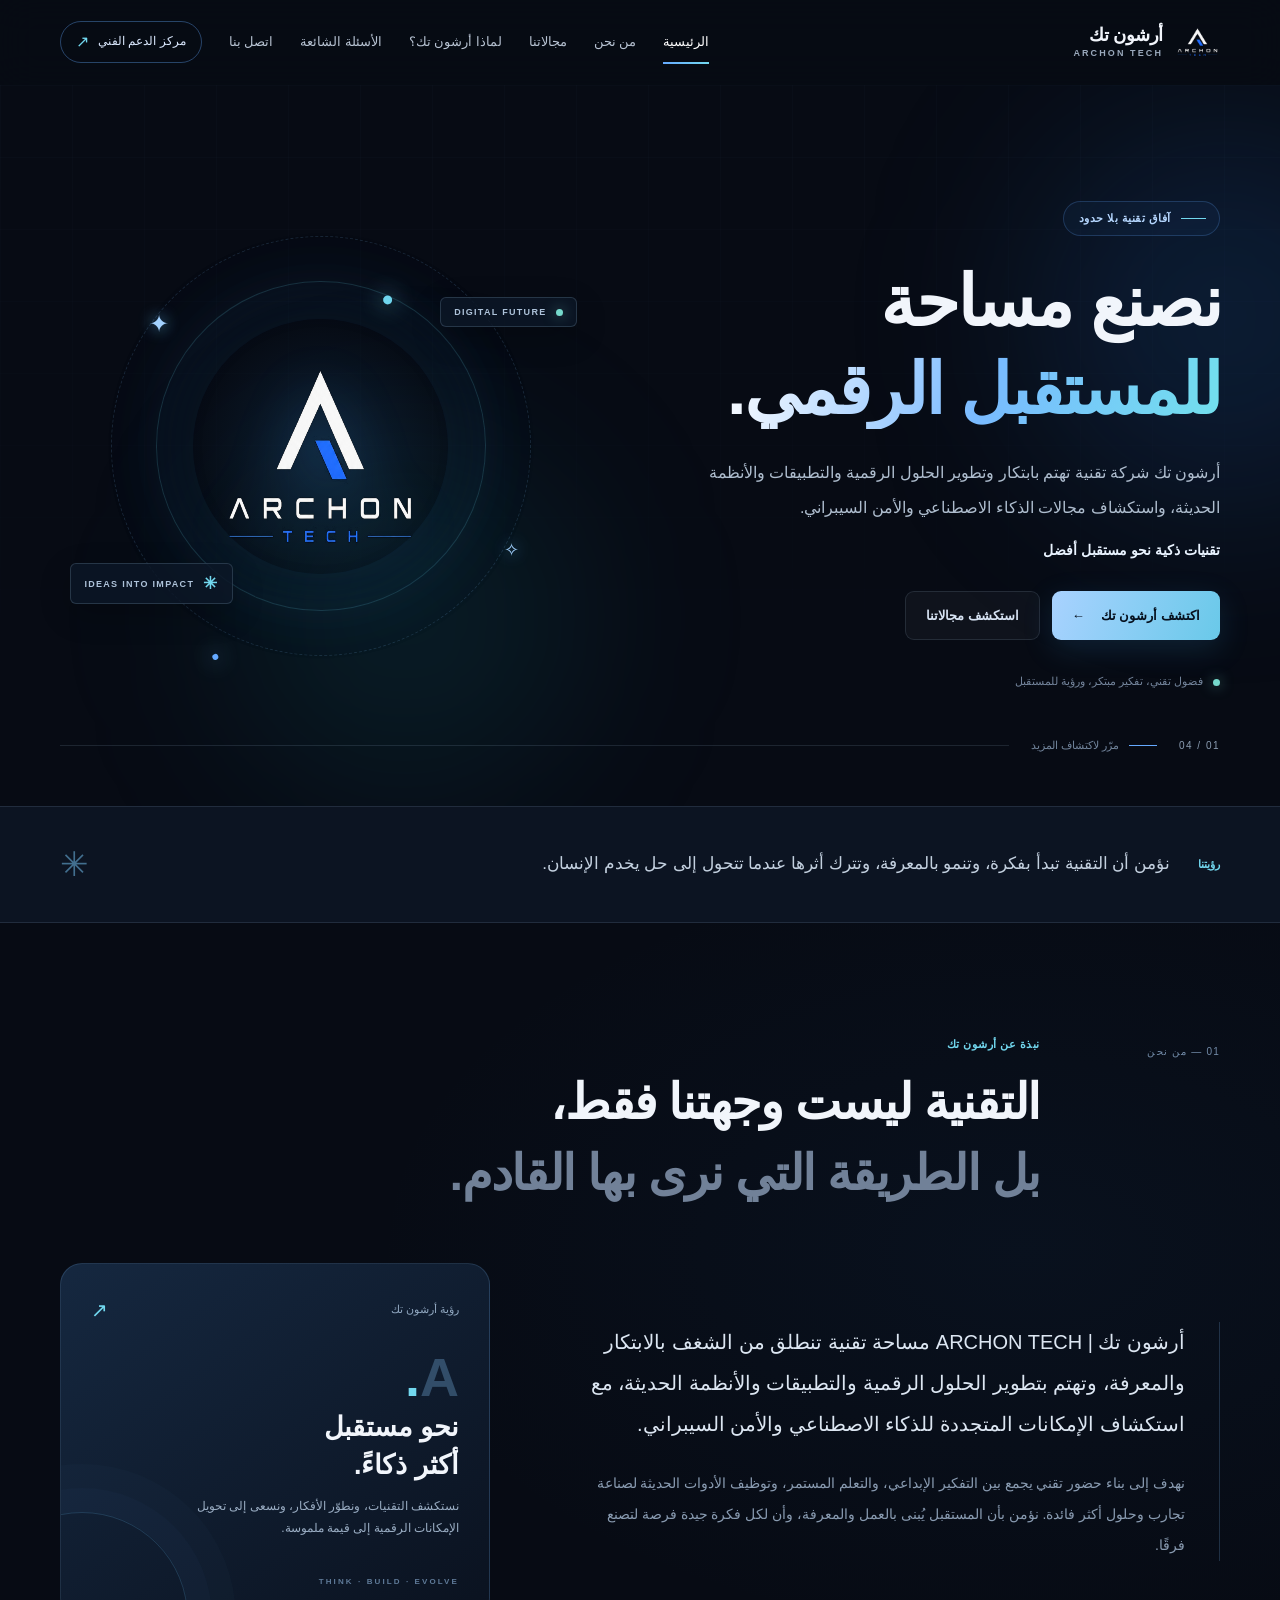
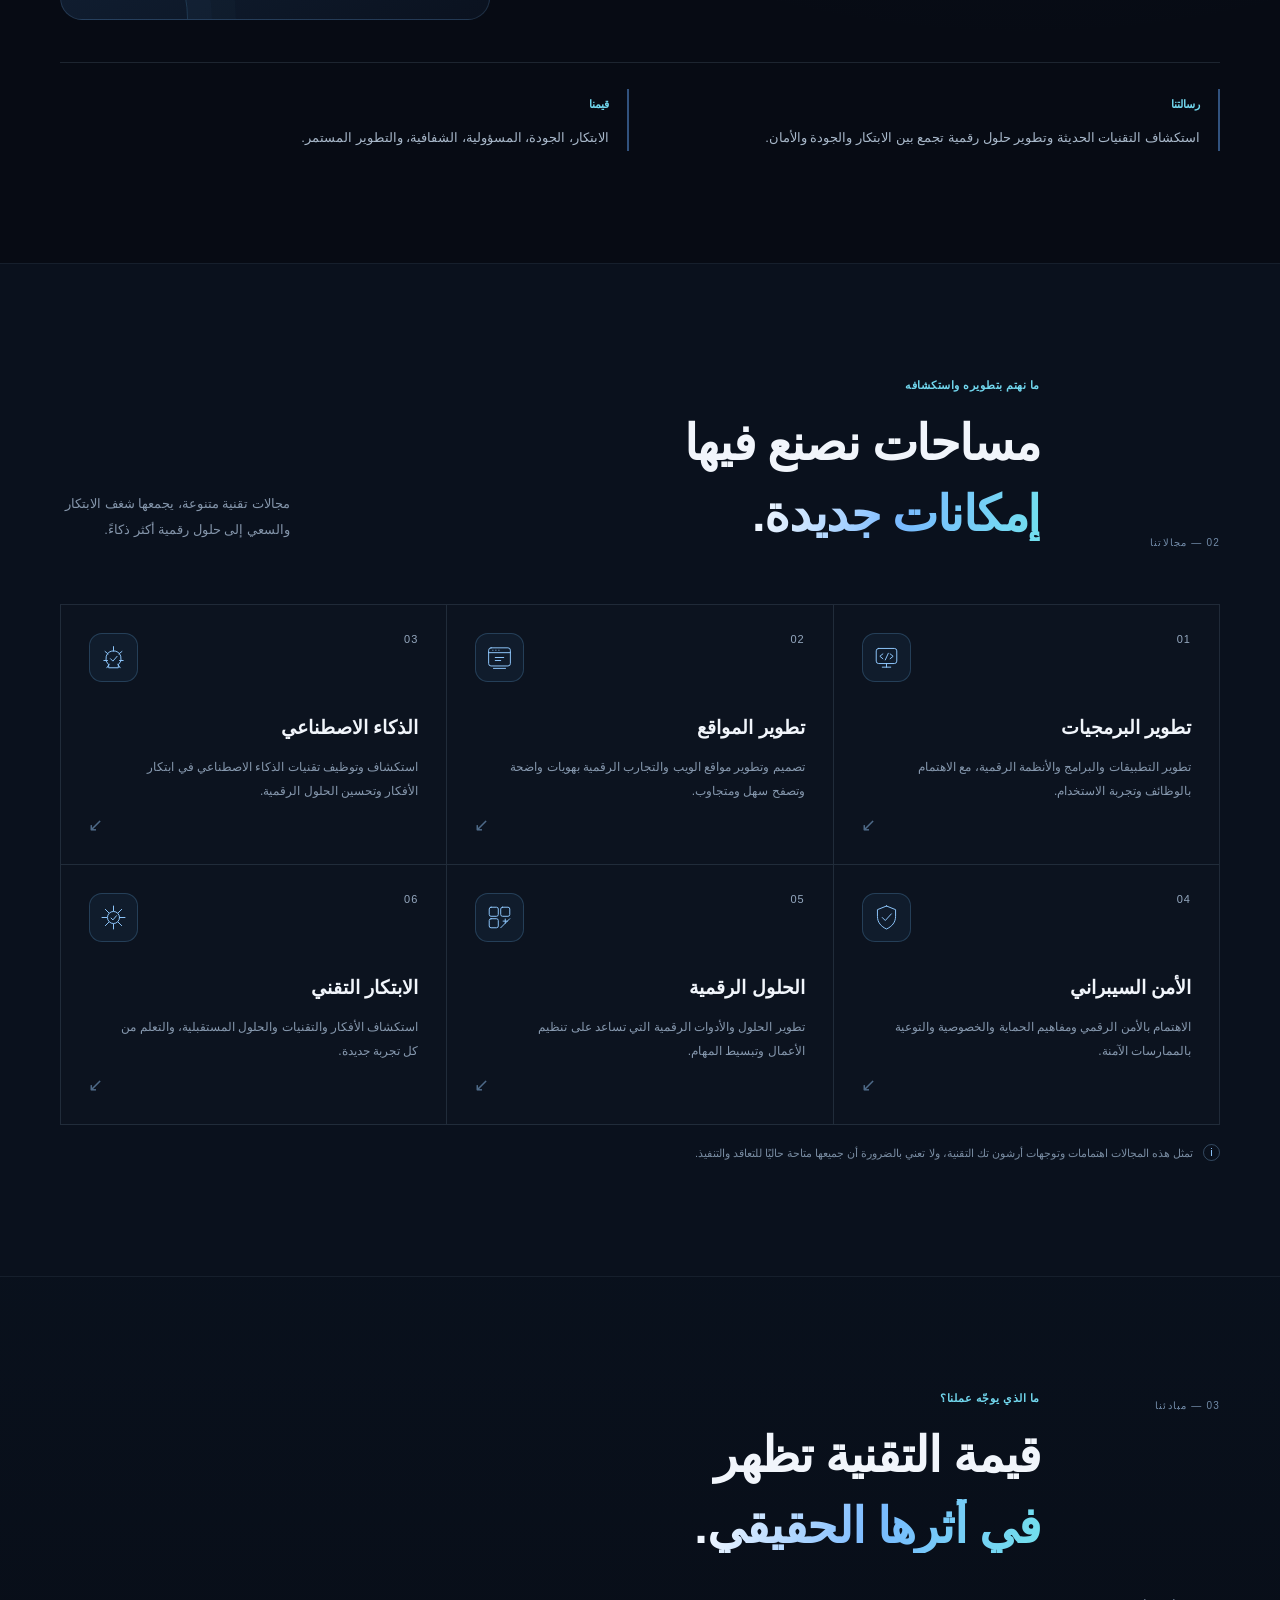
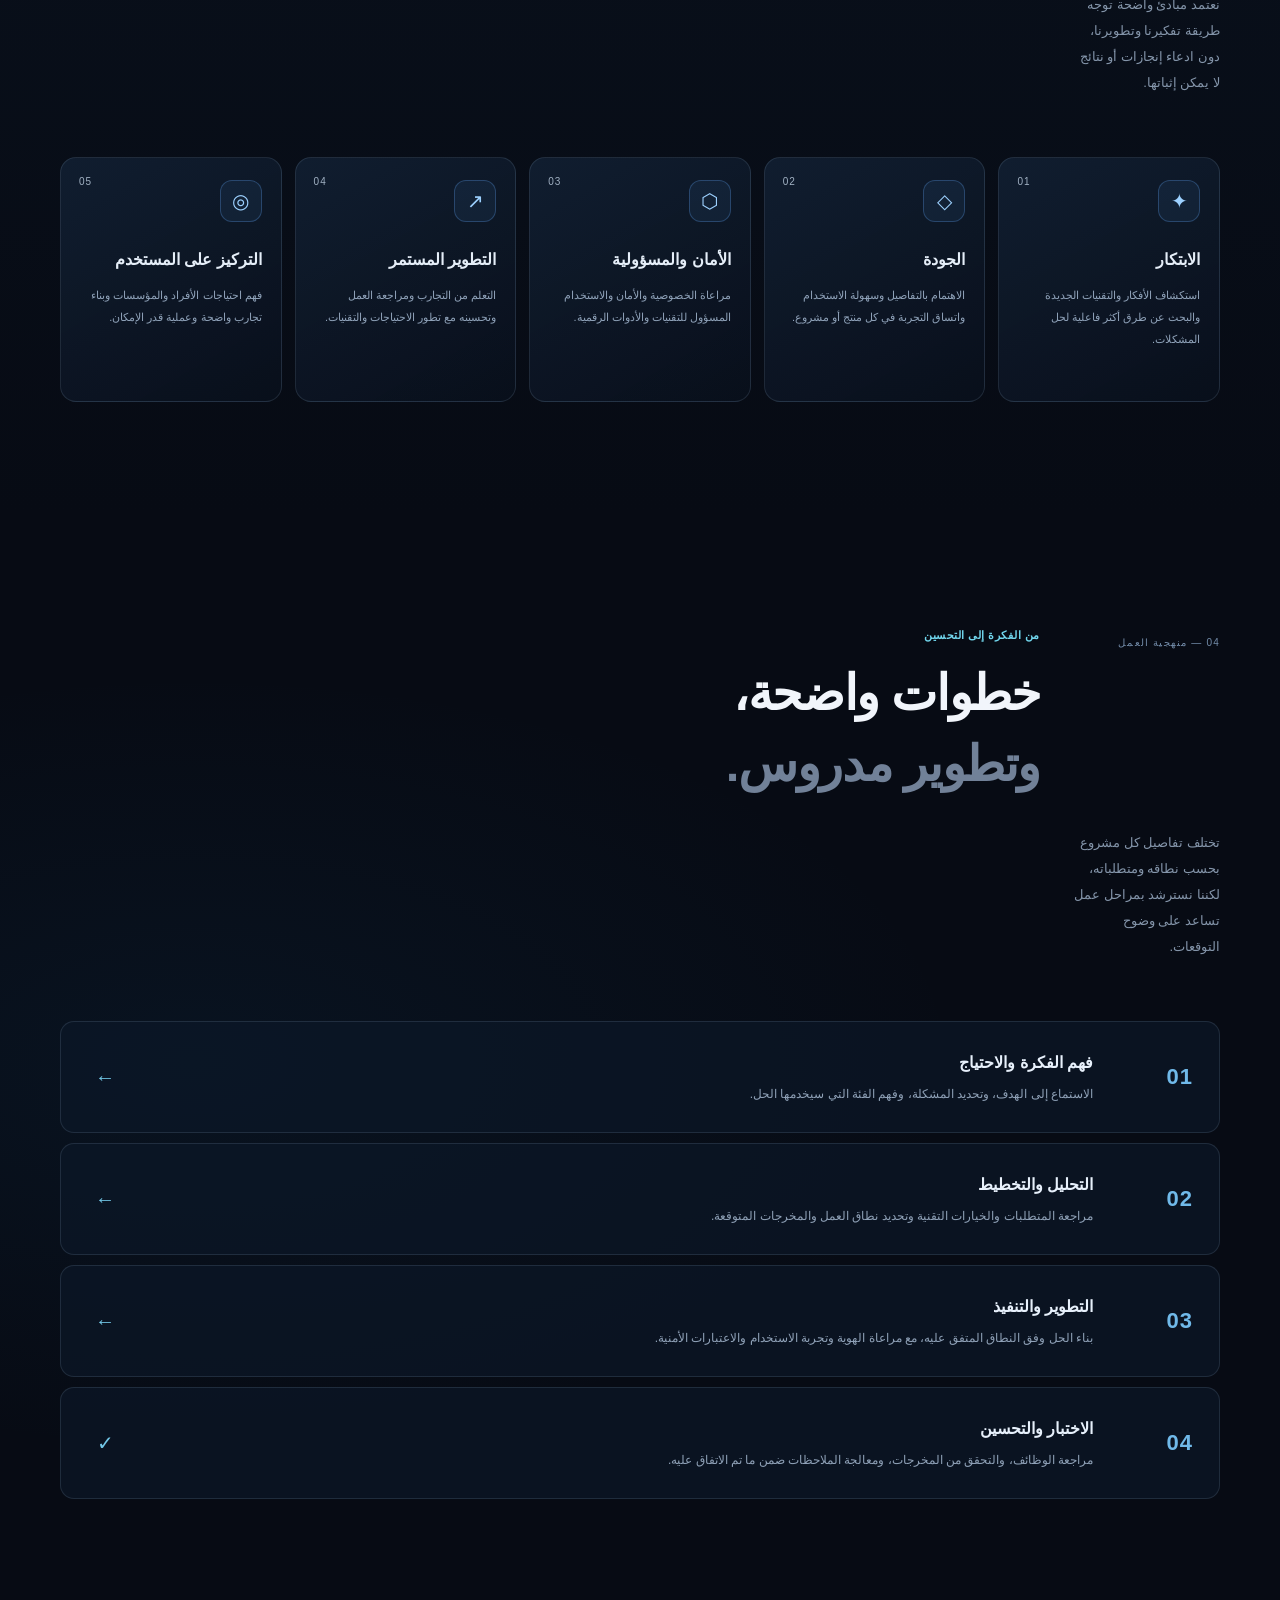
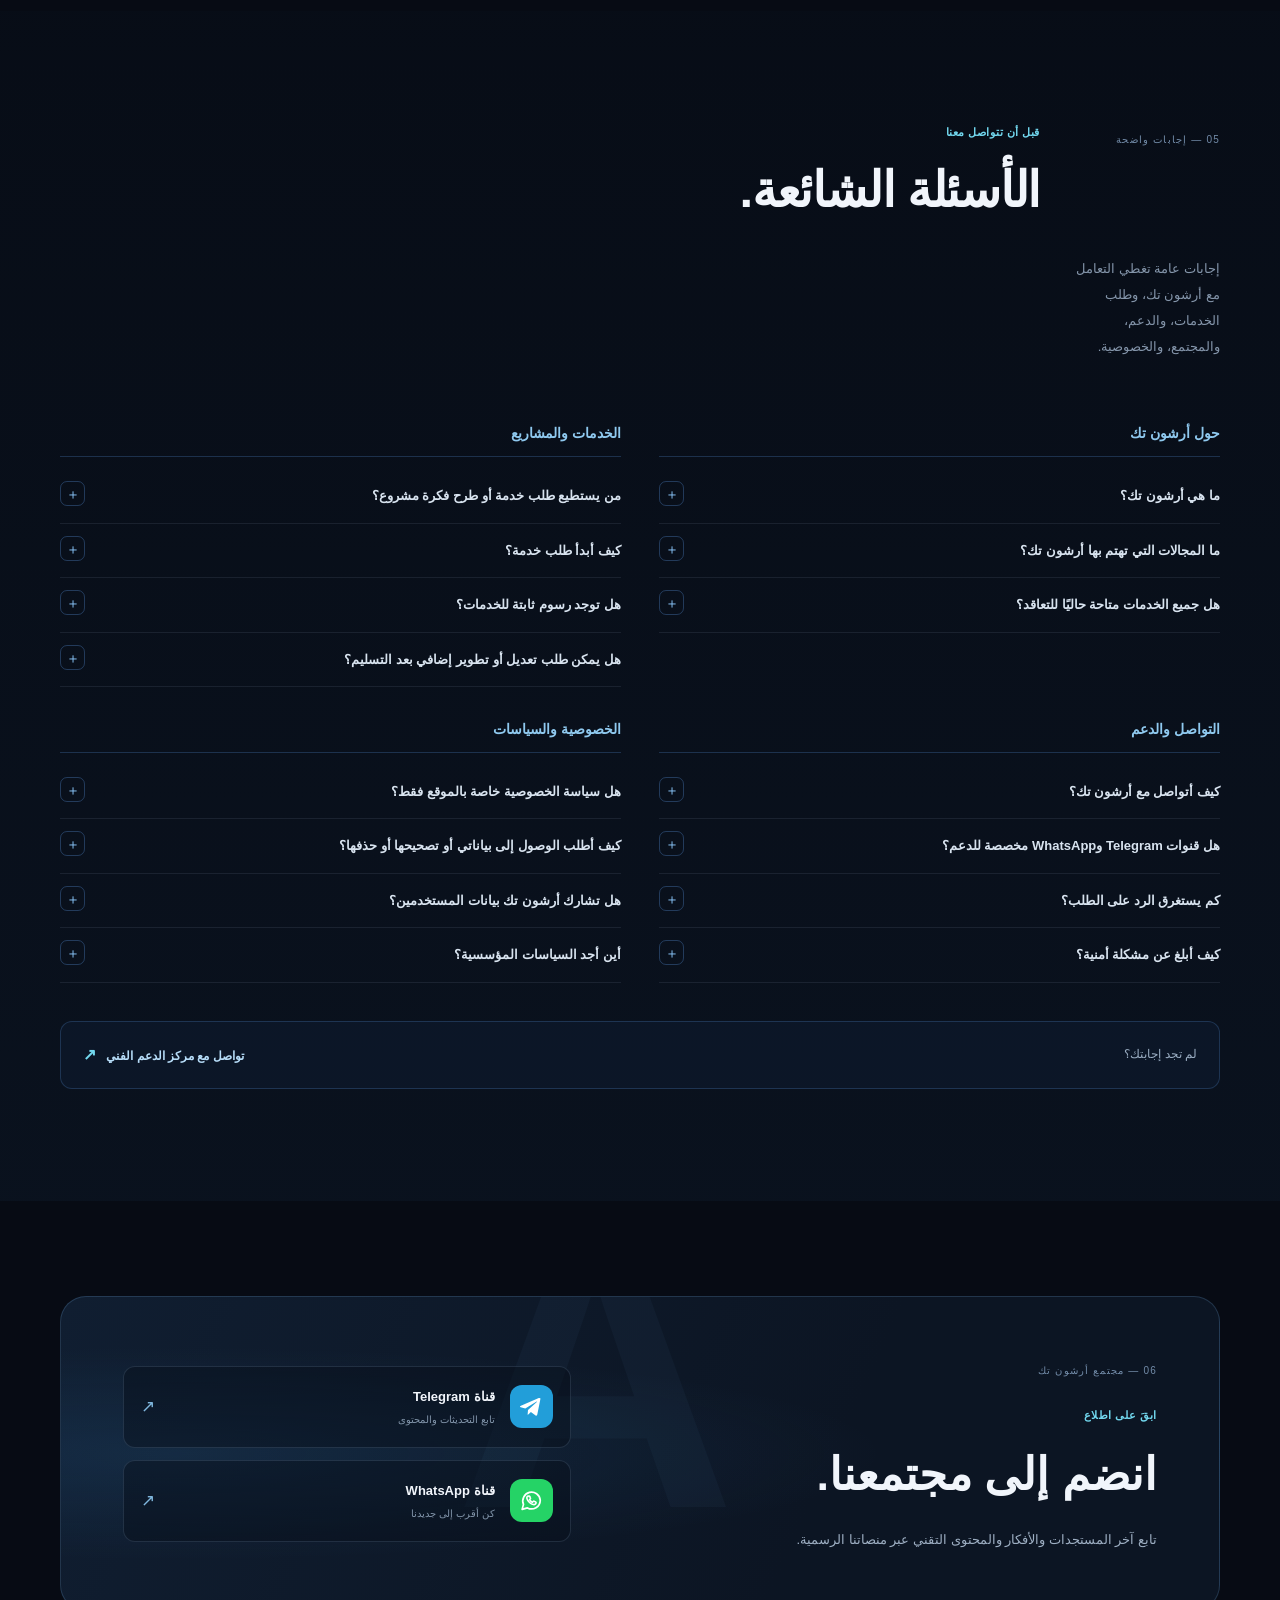
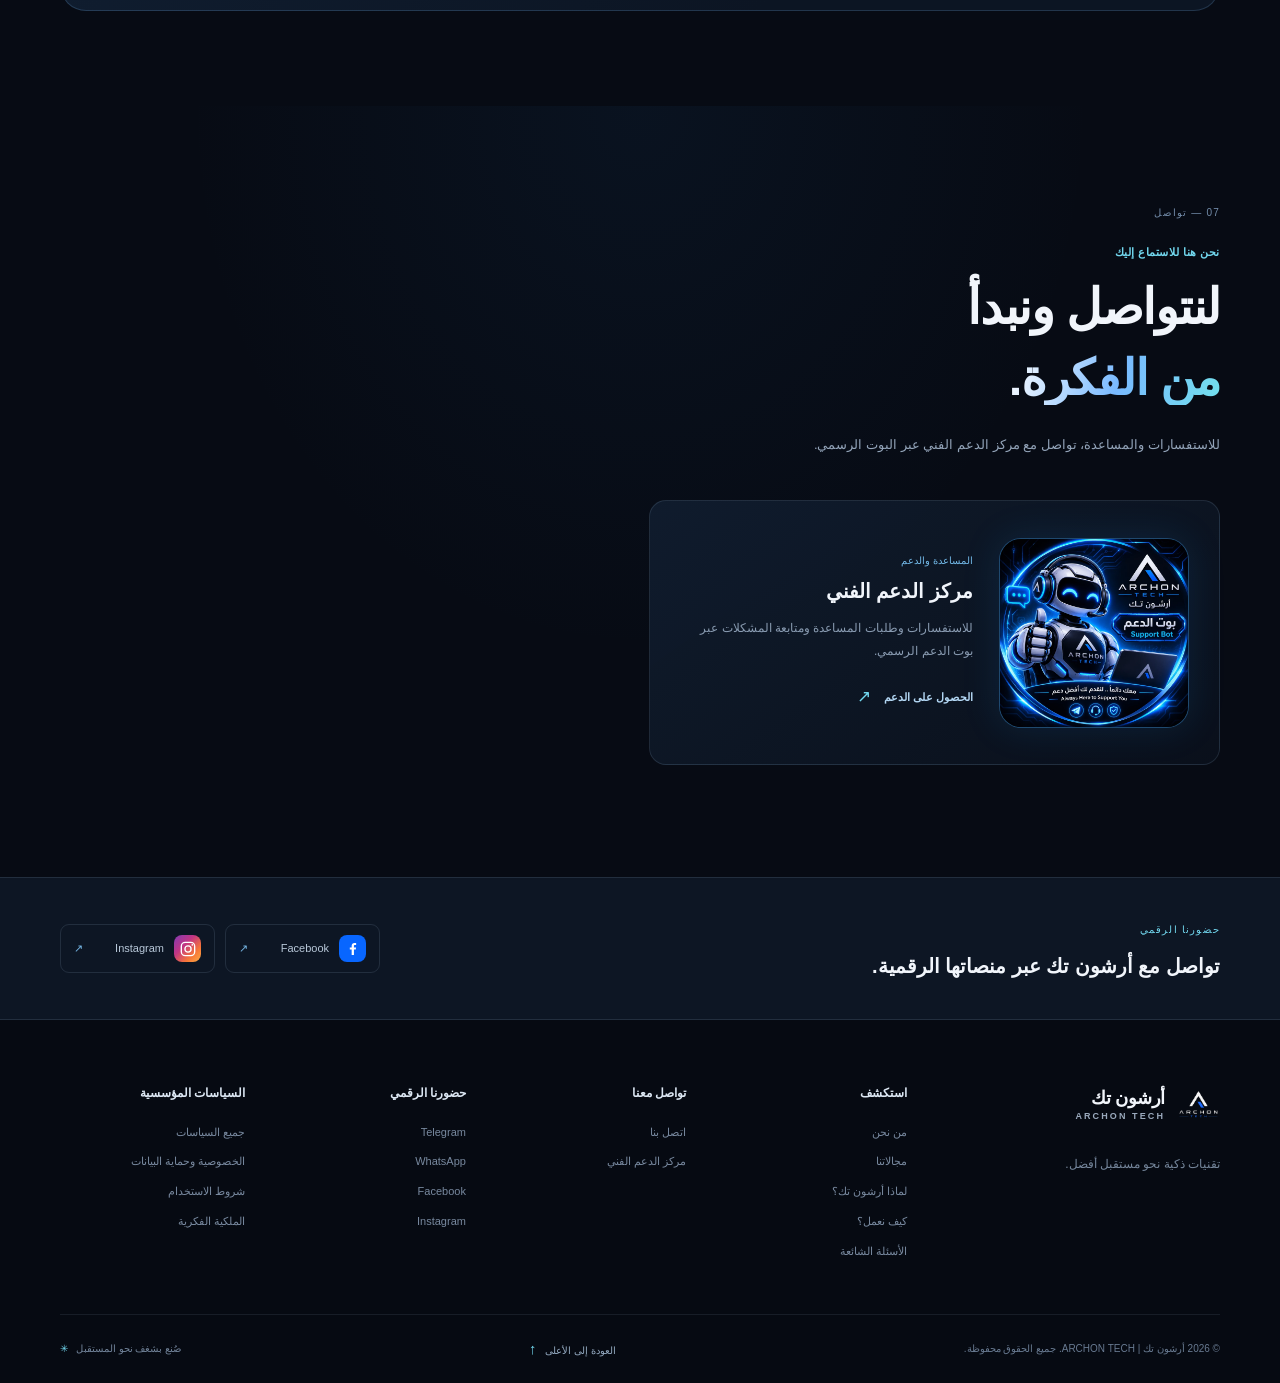
<file: index.html>
<!doctype html>
<html lang="ar" dir="rtl">
<head>
  <meta charset="utf-8">
  <meta name="viewport" content="width=device-width, initial-scale=1">
  <meta name="theme-color" content="#070b14">
  <meta name="description" content="أرشون تك | ARCHON TECH — شركة تقنية شاملة تهتم بتطوير الحلول الرقمية والتطبيقات والأنظمة واستكشاف الذكاء الاصطناعي والأمن السيبراني. تقنيات ذكية نحو مستقبل أفضل.">
  <meta name="robots" content="index, follow">





  <title>أرشون تك | ARCHON TECH — تقنيات ذكية نحو مستقبل أفضل</title>
  <meta property="og:type" content="website">
  <meta property="og:locale" content="ar_YE">
  <meta property="og:site_name" content="أرشون تك | ARCHON TECH">
  <meta property="og:title" content="أرشون تك | ARCHON TECH — تقنيات ذكية نحو مستقبل أفضل">
  <meta property="og:description" content="أرشون تك | ARCHON TECH — شركة تقنية شاملة تهتم بتطوير الحلول الرقمية والتطبيقات والأنظمة واستكشاف الذكاء الاصطناعي والأمن السيبراني. تقنيات ذكية نحو مستقبل أفضل.">
  <meta name="twitter:title" content="أرشون تك | ARCHON TECH — تقنيات ذكية نحو مستقبل أفضل">
  <meta name="twitter:description" content="أرشون تك | ARCHON TECH — شركة تقنية شاملة تهتم بتطوير الحلول الرقمية والتطبيقات والأنظمة واستكشاف الذكاء الاصطناعي والأمن السيبراني. تقنيات ذكية نحو مستقبل أفضل.">
  <meta name="twitter:card" content="summary">
  <link rel="manifest" href="site.webmanifest">
  <link rel="icon" type="image/svg+xml" href="assets/icons/favicon.svg?v=1.3.0">
  <link rel="icon" type="image/png" sizes="32x32" href="assets/icons/favicon-32.png?v=1.3.0">
  <link rel="icon" type="image/png" sizes="16x16" href="assets/icons/favicon-16.png?v=1.3.0">
  <link rel="apple-touch-icon" sizes="180x180" href="assets/icons/apple-touch-icon.png?v=1.3.0">
  <link rel="preload" as="image" href="assets/images/archon-tech-logo.png" type="image/png">
  <link rel="stylesheet" href="style.css">
  <script type="application/ld+json">
{"@context":"https://schema.org","@type":"FAQPage","mainEntity":[{"@type":"Question","name":"ما هي أرشون تك؟","acceptedAnswer":{"@type":"Answer","text":"أرشون تك علامة وشركة تقنية شاملة تهتم بابتكار وتطوير الحلول الرقمية والتطبيقات والأنظمة الحديثة، واستكشاف الذكاء الاصطناعي والأمن السيبراني والتقنيات المتقدمة."}},{"@type":"Question","name":"ما المجالات التي تهتم بها أرشون تك؟","acceptedAnswer":{"@type":"Answer","text":"تشمل مجالات الاهتمام تطوير البرمجيات والمواقع، والذكاء الاصطناعي، والأمن السيبراني، والحلول الرقمية، والابتكار التقني."}},{"@type":"Question","name":"هل جميع الخدمات متاحة حاليًا للتعاقد؟","acceptedAnswer":{"@type":"Answer","text":"المجالات المعروضة تعبر عن توجهات واهتمامات أرشون تك، ولا تعني بالضرورة توافر كل خدمة في كل وقت. يتم تقييم كل طلب بحسب نطاقه والإمكانات والمتطلبات المتاحة."}},{"@type":"Question","name":"من يستطيع طلب خدمة أو طرح فكرة مشروع؟","acceptedAnswer":{"@type":"Answer","text":"يمكن للأفراد والمؤسسات والجهات المهتمة إرسال استفسار أو فكرة عبر قنوات التواصل الرسمية، مع توضيح الاحتياج قدر الإمكان."}},{"@type":"Question","name":"كيف أبدأ طلب خدمة؟","acceptedAnswer":{"@type":"Answer","text":"أرسل وصفًا مختصرًا للفكرة أو المشكلة والنتيجة المطلوبة، وسيتم مراجعة المعلومات وتحديد ما إذا كان من الممكن مناقشة نطاق العمل والخطوات التالية."}},{"@type":"Question","name":"هل توجد رسوم ثابتة للخدمات؟","acceptedAnswer":{"@type":"Answer","text":"لا توجد تكلفة موحدة لجميع أنواع الأعمال. إن كانت الخدمة مدفوعة، فتُحدد التكلفة والنطاق والمخرجات وأي شروط ذات صلة قبل بدء التنفيذ والالتزام بها."}},{"@type":"Question","name":"هل يمكن طلب تعديل أو تطوير إضافي بعد التسليم؟","acceptedAnswer":{"@type":"Answer","text":"يمكن إرسال طلب متابعة أو تطوير. ويُحدد قبوله ونطاقه وتكلفته، إن وجدت، بحسب الاتفاق الأصلي وطبيعة التغيير المطلوب."}},{"@type":"Question","name":"كيف أتواصل مع أرشون تك؟","acceptedAnswer":{"@type":"Answer","text":"يمكنك التواصل عبر القنوات الرسمية الموضحة في الموقع، واستخدام بوت الدعم الفني للطلبات والاستفسارات التي تحتاج إلى متابعة."}},{"@type":"Question","name":"هل قنوات Telegram وWhatsApp مخصصة للدعم؟","acceptedAnswer":{"@type":"Answer","text":"القنوات مخصصة أساسًا لمتابعة المستجدات والمحتوى. أما طلبات المساعدة والمتابعة فيُفضّل إرسالها عبر مركز الدعم الفني."}},{"@type":"Question","name":"كم يستغرق الرد على الطلب؟","acceptedAnswer":{"@type":"Answer","text":"تختلف مدة الاستجابة بحسب نوع الطلب وأولويته وتوفر المعلومات والقدرات التشغيلية. ولا تمثل أوقات الرد تقديرًا مضمونًا ما لم يرد ذلك صراحة في اتفاق خدمة خاص."}},{"@type":"Question","name":"كيف أبلغ عن مشكلة أمنية؟","acceptedAnswer":{"@type":"Answer","text":"استخدم وسيلة الدعم الرسمية لشرح المشكلة وتقديم الحد الأدنى اللازم من التفاصيل. لا تستغل الثغرة أو تصل إلى بيانات أو أنظمة دون تصريح مكتوب."}},{"@type":"Question","name":"هل سياسة الخصوصية خاصة بالموقع فقط؟","acceptedAnswer":{"@type":"Answer","text":"لا. سياسة الخصوصية المؤسسية لأرشون تك مرجع عام لأنشطتها ومنتجاتها وخدماتها الرقمية، وقد تُرفق بها إشعارات تكميلية عند اختلاف طريقة معالجة البيانات في تطبيق أو خدمة معينة."}},{"@type":"Question","name":"كيف أطلب الوصول إلى بياناتي أو تصحيحها أو حذفها؟","acceptedAnswer":{"@type":"Answer","text":"يمكنك تقديم طلب عبر مركز الدعم الفني مع تحديد الخدمة المعنية والمطلوب، وسيتم التعامل معه وفق السياسة والقانون المنطبق، وبعد التحقق المناسب من الهوية."}},{"@type":"Question","name":"هل تشارك أرشون تك بيانات المستخدمين؟","acceptedAnswer":{"@type":"Answer","text":"لا تبيع أرشون تك البيانات الشخصية. وقد تتم مشاركة الحد الضروري منها مع مزودي الخدمات أو الجهات المصرح لها أو عند وجود أساس قانوني أو تشغيلي مشروع، وفق سياسة الخصوصية."}},{"@type":"Question","name":"أين أجد السياسات المؤسسية؟","acceptedAnswer":{"@type":"Answer","text":"تتوفر الوثائق المؤسسية في صفحة السياسات، وتشمل الخصوصية وشروط الاستخدام والاستخدام المقبول وإخلاء المسؤولية والملكية الفكرية والدعم والخدمات وملفات تعريف الارتباط."}}]}
  </script>
  <script src="script.js" defer></script>
</head>
<body>
  <a class="skip-link" href="#main-content">انتقل إلى المحتوى</a>

  <header class="site-header" id="top">
    <div class="container header-inner">
      <a class="brand" href="#top" aria-label="أرشون تك، الصفحة الرئيسية">
        <img class="brand-mark" src="assets/images/archon-tech-logo.png" alt="شعار أرشون تك" width="48" height="48">
        <span class="brand-copy">
          <span class="brand-name">أرشون تك</span>
          <span class="brand-en" lang="en" dir="ltr">ARCHON TECH</span>
        </span>
      </a>

      <button class="menu-toggle" type="button" aria-label="فتح قائمة التنقل" aria-expanded="false" aria-controls="primary-nav">
        <span></span><span></span><span></span>
      </button>

      <nav class="primary-nav" id="primary-nav" aria-label="التنقل الرئيسي">
        <a class="nav-link active" href="#home">الرئيسية</a>
        <a class="nav-link" href="#about">من نحن</a>
        <a class="nav-link" href="#services">مجالاتنا</a>
        <a class="nav-link" href="#why-archon">لماذا أرشون تك؟</a>
        <a class="nav-link" href="#faq">الأسئلة الشائعة</a>
        <a class="nav-link" href="#contact">اتصل بنا</a>
        <a class="nav-cta" href="https://t.me/Archon_S_BOT" target="_blank" rel="noopener noreferrer">
          <span>مركز الدعم الفني</span><span class="arrow" aria-hidden="true">↗</span>
        </a>
      </nav>
    </div>
  </header>

  <main id="main-content">
    <section class="hero section" id="home" aria-labelledby="hero-title">
      <div class="hero-grid" aria-hidden="true"></div>
      <div class="hero-glow hero-glow-one" aria-hidden="true"></div>
      <div class="hero-glow hero-glow-two" aria-hidden="true"></div>
      <div class="container hero-layout">
        <div class="hero-content reveal">
          <div class="eyebrow"><span class="eyebrow-line"></span> آفاق تقنية بلا حدود</div>
          <h1 id="hero-title">نصنع مساحة<br><span class="gradient-text">للمستقبل الرقمي.</span></h1>
          <p class="hero-description">أرشون تك شركة تقنية تهتم بابتكار وتطوير الحلول الرقمية والتطبيقات والأنظمة الحديثة، واستكشاف مجالات الذكاء الاصطناعي والأمن السيبراني.</p>
          <p class="hero-tagline">تقنيات ذكية نحو مستقبل أفضل</p>
          <div class="hero-actions">
            <a class="button button-primary" href="#about">اكتشف أرشون تك <span aria-hidden="true">←</span></a>
            <a class="button button-secondary" href="#services">استكشف مجالاتنا</a>
          </div>
          <div class="hero-note"><span class="status-dot" aria-hidden="true"></span> فضول تقني، تفكير مبتكر، ورؤية للمستقبل</div>
        </div>

        <div class="hero-visual reveal" aria-label="هوية أرشون تك">
          <div class="visual-orbit orbit-outer" aria-hidden="true"></div>
          <div class="visual-orbit orbit-inner" aria-hidden="true"></div>
          <div class="visual-center">
            <img src="assets/images/archon-tech-logo.png" alt="شعار أرشون تك" width="280" height="280">
          </div>
          <div class="visual-chip chip-top"><span class="chip-dot"></span><span lang="en" dir="ltr">DIGITAL FUTURE</span></div>
          <div class="visual-chip chip-bottom"><span class="chip-symbol">✳</span><span lang="en" dir="ltr">IDEAS INTO IMPACT</span></div>
          <span class="visual-star star-one" aria-hidden="true">✦</span>
          <span class="visual-star star-two" aria-hidden="true">✧</span>
        </div>
      </div>
      <div class="container hero-bottom">
        <span>01 / 04</span>
        <span class="scroll-cue"><span></span> مرّر لاكتشاف المزيد</span>
        <span class="hero-bottom-line"></span>
      </div>
    </section>

    <section class="intro-strip" aria-label="رسالتنا">
      <div class="container intro-strip-inner">
        <span class="intro-kicker">رؤيتنا</span>
        <p>نؤمن أن التقنية تبدأ بفكرة، وتنمو بالمعرفة، وتترك أثرها عندما تتحول إلى حل يخدم الإنسان.</p>
        <span class="intro-mark" aria-hidden="true">✳</span>
      </div>
    </section>

    <section class="section about-section" id="about" aria-labelledby="about-title">
      <div class="container">
        <div class="section-heading reveal">
          <span class="section-index">01 — من نحن</span>
          <div>
            <p class="section-overline">نبذة عن أرشون تك</p>
            <h2 id="about-title">التقنية ليست وجهتنا فقط،<br><span class="muted-heading">بل الطريقة التي نرى بها القادم.</span></h2>
          </div>
        </div>
        <div class="about-grid">
          <div class="about-main reveal">
            <p class="lead-text">أرشون تك | ARCHON TECH مساحة تقنية تنطلق من الشغف بالابتكار والمعرفة، وتهتم بتطوير الحلول الرقمية والتطبيقات والأنظمة الحديثة، مع استكشاف الإمكانات المتجددة للذكاء الاصطناعي والأمن السيبراني.</p>
            <p class="body-text">نهدف إلى بناء حضور تقني يجمع بين التفكير الإبداعي، والتعلم المستمر، وتوظيف الأدوات الحديثة لصناعة تجارب وحلول أكثر فائدة. نؤمن بأن المستقبل يُبنى بالعمل والمعرفة، وأن لكل فكرة جيدة فرصة لتصنع فرقًا.</p>
          </div>
          <aside class="vision-card reveal">
            <div class="vision-card-top"><span>رؤية أرشون تك</span><span class="vision-icon" aria-hidden="true">↗</span></div>
            <div class="vision-symbol" aria-hidden="true">A<span>.</span></div>
            <h3>نحو مستقبل<br>أكثر ذكاءً.</h3>
            <p>نستكشف التقنيات، ونطوّر الأفكار، ونسعى إلى تحويل الإمكانات الرقمية إلى قيمة ملموسة.</p>
            <span class="vision-card-foot" lang="en" dir="ltr">THINK · BUILD · EVOLVE</span>
          </aside>
        </div>
        <div class="identity-principles reveal" aria-label="رسالة أرشون تك وقيمها">
          <div><span>رسالتنا</span><p>استكشاف التقنيات الحديثة وتطوير حلول رقمية تجمع بين الابتكار والجودة والأمان.</p></div>
          <div><span>قيمنا</span><p>الابتكار، الجودة، المسؤولية، الشفافية، والتطوير المستمر.</p></div>
        </div>
      </div>
    </section>

    <section class="section services-section" id="services" aria-labelledby="services-title">
      <div class="container">
        <div class="section-heading services-heading reveal">
          <span class="section-index">02 — مجالاتنا</span>
          <div>
            <p class="section-overline">ما نهتم بتطويره واستكشافه</p>
            <h2 id="services-title">مساحات نصنع فيها<br><span class="gradient-text">إمكانات جديدة.</span></h2>
          </div>
          <p class="heading-aside">مجالات تقنية متنوعة، يجمعها شغف الابتكار والسعي إلى حلول رقمية أكثر ذكاءً.</p>
        </div>

        <div class="services-grid">
          <article class="service-card reveal">
            <div class="service-card-top"><span class="service-number">01</span><span class="service-icon" aria-hidden="true"><svg viewBox="0 0 48 48"><rect x="7" y="9" width="34" height="25" rx="4"/><path d="M17 40h14M24 34v6M18 18l-5 4 5 4M30 18l5 4-5 4M27 17l-5 11"/></svg></span></div>
            <h3>تطوير البرمجيات</h3><p>تطوير التطبيقات والبرامج والأنظمة الرقمية، مع الاهتمام بالوظائف وتجربة الاستخدام.</p>
            <span class="card-arrow" aria-hidden="true">↙</span>
          </article>
          <article class="service-card reveal">
            <div class="service-card-top"><span class="service-number">02</span><span class="service-icon" aria-hidden="true"><svg viewBox="0 0 48 48"><rect x="6" y="8" width="36" height="30" rx="4"/><path d="M6 16h36M13 12h.1M18 12h.1M23 12h.1M17 24h14M17 29h9"/><path d="M14 42h20"/></svg></span></div>
            <h3>تطوير المواقع</h3><p>تصميم وتطوير مواقع الويب والتجارب الرقمية بهويات واضحة وتصفح سهل ومتجاوب.</p>
            <span class="card-arrow" aria-hidden="true">↙</span>
          </article>
          <article class="service-card reveal">
            <div class="service-card-top"><span class="service-number">03</span><span class="service-icon" aria-hidden="true"><svg viewBox="0 0 48 48"><path d="M24 6v6M10 14l5 4M38 14l-5 4M8 29h6M34 29h6M13 41l4-6M35 41l-4-6"/><path d="M24 13a13 13 0 0 0-8 23v5h16v-5a13 13 0 0 0-8-23Z"/><path d="M19 26l4 4 7-8"/></svg></span></div>
            <h3>الذكاء الاصطناعي</h3><p>استكشاف وتوظيف تقنيات الذكاء الاصطناعي في ابتكار الأفكار وتحسين الحلول الرقمية.</p>
            <span class="card-arrow" aria-hidden="true">↙</span>
          </article>
          <article class="service-card reveal">
            <div class="service-card-top"><span class="service-number">04</span><span class="service-icon" aria-hidden="true"><svg viewBox="0 0 48 48"><path d="M24 5 39 11v11c0 10-6 17-15 21C15 39 9 32 9 22V11l15-6Z"/><path d="m17 24 5 5 10-11"/></svg></span></div>
            <h3>الأمن السيبراني</h3><p>الاهتمام بالأمن الرقمي ومفاهيم الحماية والخصوصية والتوعية بالممارسات الآمنة.</p>
            <span class="card-arrow" aria-hidden="true">↙</span>
          </article>
          <article class="service-card reveal">
            <div class="service-card-top"><span class="service-number">05</span><span class="service-icon" aria-hidden="true"><svg viewBox="0 0 48 48"><rect x="7" y="7" width="15" height="15" rx="3"/><rect x="26" y="7" width="15" height="15" rx="3"/><rect x="7" y="26" width="15" height="15" rx="3"/><path d="M30 30h7M33.5 26.5v7M26 41l15-15"/></svg></span></div>
            <h3>الحلول الرقمية</h3><p>تطوير الحلول والأدوات الرقمية التي تساعد على تنظيم الأعمال وتبسيط المهام.</p>
            <span class="card-arrow" aria-hidden="true">↙</span>
          </article>
          <article class="service-card reveal">
            <div class="service-card-top"><span class="service-number">06</span><span class="service-icon" aria-hidden="true"><svg viewBox="0 0 48 48"><path d="M24 5v8M24 35v8M5 24h8M35 24h8M10.5 10.5l5.7 5.7M31.8 31.8l5.7 5.7M37.5 10.5l-5.7 5.7M16.2 31.8l-5.7 5.7"/><circle cx="24" cy="24" r="10"/><path d="m20 25 3 3 6-7"/></svg></span></div>
            <h3>الابتكار التقني</h3><p>استكشاف الأفكار والتقنيات والحلول المستقبلية، والتعلم من كل تجربة جديدة.</p>
            <span class="card-arrow" aria-hidden="true">↙</span>
          </article>
        </div>
        <p class="services-disclaimer"><span aria-hidden="true">i</span> تمثل هذه المجالات اهتمامات وتوجهات أرشون تك التقنية، ولا تعني بالضرورة أن جميعها متاحة حاليًا للتعاقد والتنفيذ.</p>
      </div>
    </section>

    <section class="section why-section" id="why-archon" aria-labelledby="why-title">
      <div class="container">
        <div class="section-heading reveal">
          <span class="section-index">03 — مبادئنا</span>
          <div>
            <p class="section-overline">ما الذي يوجّه عملنا؟</p>
            <h2 id="why-title">قيمة التقنية تظهر<br><span class="gradient-text">في أثرها الحقيقي.</span></h2>
          </div>
          <p class="heading-aside">نعتمد مبادئ واضحة توجه طريقة تفكيرنا وتطويرنا، دون ادعاء إنجازات أو نتائج لا يمكن إثباتها.</p>
        </div>
        <div class="principles-grid">
          <article class="principle-card reveal"><span class="principle-no">01</span><span class="principle-icon" aria-hidden="true">✦</span><h3>الابتكار</h3><p>استكشاف الأفكار والتقنيات الجديدة والبحث عن طرق أكثر فاعلية لحل المشكلات.</p></article>
          <article class="principle-card reveal"><span class="principle-no">02</span><span class="principle-icon" aria-hidden="true">◇</span><h3>الجودة</h3><p>الاهتمام بالتفاصيل وسهولة الاستخدام واتساق التجربة في كل منتج أو مشروع.</p></article>
          <article class="principle-card reveal"><span class="principle-no">03</span><span class="principle-icon" aria-hidden="true">⬡</span><h3>الأمان والمسؤولية</h3><p>مراعاة الخصوصية والأمان والاستخدام المسؤول للتقنيات والأدوات الرقمية.</p></article>
          <article class="principle-card reveal"><span class="principle-no">04</span><span class="principle-icon" aria-hidden="true">↗</span><h3>التطوير المستمر</h3><p>التعلم من التجارب ومراجعة العمل وتحسينه مع تطور الاحتياجات والتقنيات.</p></article>
          <article class="principle-card reveal"><span class="principle-no">05</span><span class="principle-icon" aria-hidden="true">◎</span><h3>التركيز على المستخدم</h3><p>فهم احتياجات الأفراد والمؤسسات وبناء تجارب واضحة وعملية قدر الإمكان.</p></article>
        </div>
      </div>
    </section>

    <section class="section workflow-section" id="workflow" aria-labelledby="workflow-title">
      <div class="container">
        <div class="section-heading reveal">
          <span class="section-index">04 — منهجية العمل</span>
          <div>
            <p class="section-overline">من الفكرة إلى التحسين</p>
            <h2 id="workflow-title">خطوات واضحة،<br><span class="muted-heading">وتطوير مدروس.</span></h2>
          </div>
          <p class="heading-aside">تختلف تفاصيل كل مشروع بحسب نطاقه ومتطلباته، لكننا نسترشد بمراحل عمل تساعد على وضوح التوقعات.</p>
        </div>
        <ol class="workflow-list">
          <li class="workflow-step reveal"><span class="workflow-step-number">01</span><div><h3>فهم الفكرة والاحتياج</h3><p>الاستماع إلى الهدف، وتحديد المشكلة، وفهم الفئة التي سيخدمها الحل.</p></div><span class="workflow-arrow" aria-hidden="true">←</span></li>
          <li class="workflow-step reveal"><span class="workflow-step-number">02</span><div><h3>التحليل والتخطيط</h3><p>مراجعة المتطلبات والخيارات التقنية وتحديد نطاق العمل والمخرجات المتوقعة.</p></div><span class="workflow-arrow" aria-hidden="true">←</span></li>
          <li class="workflow-step reveal"><span class="workflow-step-number">03</span><div><h3>التطوير والتنفيذ</h3><p>بناء الحل وفق النطاق المتفق عليه، مع مراعاة الهوية وتجربة الاستخدام والاعتبارات الأمنية.</p></div><span class="workflow-arrow" aria-hidden="true">←</span></li>
          <li class="workflow-step reveal"><span class="workflow-step-number">04</span><div><h3>الاختبار والتحسين</h3><p>مراجعة الوظائف، والتحقق من المخرجات، ومعالجة الملاحظات ضمن ما تم الاتفاق عليه.</p></div><span class="workflow-arrow" aria-hidden="true">✓</span></li>
        </ol>
      </div>
    </section>

    <section class="section faq-section" id="faq" aria-labelledby="faq-title">
      <div class="container">
        <div class="section-heading reveal">
          <span class="section-index">05 — إجابات واضحة</span>
          <div>
            <p class="section-overline">قبل أن تتواصل معنا</p>
            <h2 id="faq-title">الأسئلة الشائعة.</h2>
          </div>
          <p class="heading-aside">إجابات عامة تغطي التعامل مع أرشون تك، وطلب الخدمات، والدعم، والمجتمع، والخصوصية.</p>
        </div>
        <div class="faq-groups">
          <div class="faq-group reveal"><h3>حول أرشون تك</h3>
            <details class="faq-item"><summary>ما هي أرشون تك؟</summary><p>أرشون تك علامة وشركة تقنية شاملة تهتم بابتكار وتطوير الحلول الرقمية والتطبيقات والأنظمة الحديثة، واستكشاف الذكاء الاصطناعي والأمن السيبراني والتقنيات المتقدمة.</p></details>
            <details class="faq-item"><summary>ما المجالات التي تهتم بها أرشون تك؟</summary><p>تشمل مجالات الاهتمام تطوير البرمجيات والمواقع، والذكاء الاصطناعي، والأمن السيبراني، والحلول الرقمية، والابتكار التقني.</p></details>
            <details class="faq-item"><summary>هل جميع الخدمات متاحة حاليًا للتعاقد؟</summary><p>المجالات المعروضة تعبر عن توجهات واهتمامات أرشون تك، ولا تعني بالضرورة توافر كل خدمة في كل وقت. يتم تقييم كل طلب بحسب نطاقه والإمكانات والمتطلبات المتاحة.</p></details>
          </div>
          <div class="faq-group reveal"><h3>الخدمات والمشاريع</h3>
            <details class="faq-item"><summary>من يستطيع طلب خدمة أو طرح فكرة مشروع؟</summary><p>يمكن للأفراد والمؤسسات والجهات المهتمة إرسال استفسار أو فكرة عبر قنوات التواصل الرسمية، مع توضيح الاحتياج قدر الإمكان.</p></details>
            <details class="faq-item"><summary>كيف أبدأ طلب خدمة؟</summary><p>أرسل وصفًا مختصرًا للفكرة أو المشكلة والنتيجة المطلوبة، وسيتم مراجعة المعلومات وتحديد ما إذا كان من الممكن مناقشة نطاق العمل والخطوات التالية.</p></details>
            <details class="faq-item"><summary>هل توجد رسوم ثابتة للخدمات؟</summary><p>لا توجد تكلفة موحدة لجميع أنواع الأعمال. إن كانت الخدمة مدفوعة، فتُحدد التكلفة والنطاق والمخرجات وأي شروط ذات صلة قبل بدء التنفيذ والالتزام بها.</p></details>
            <details class="faq-item"><summary>هل يمكن طلب تعديل أو تطوير إضافي بعد التسليم؟</summary><p>يمكن إرسال طلب متابعة أو تطوير. ويُحدد قبوله ونطاقه وتكلفته، إن وجدت، بحسب الاتفاق الأصلي وطبيعة التغيير المطلوب.</p></details>
          </div>
          <div class="faq-group reveal"><h3>التواصل والدعم</h3>
            <details class="faq-item"><summary>كيف أتواصل مع أرشون تك؟</summary><p>يمكنك التواصل عبر القنوات الرسمية الموضحة في الموقع، واستخدام بوت الدعم الفني للطلبات والاستفسارات التي تحتاج إلى متابعة.</p></details>
            <details class="faq-item"><summary>هل قنوات Telegram وWhatsApp مخصصة للدعم؟</summary><p>القنوات مخصصة أساسًا لمتابعة المستجدات والمحتوى. أما طلبات المساعدة والمتابعة فيُفضّل إرسالها عبر مركز الدعم الفني.</p></details>
            <details class="faq-item"><summary>كم يستغرق الرد على الطلب؟</summary><p>تختلف مدة الاستجابة بحسب نوع الطلب وأولويته وتوفر المعلومات والقدرات التشغيلية. ولا تمثل أوقات الرد تقديرًا مضمونًا ما لم يرد ذلك صراحة في اتفاق خدمة خاص.</p></details>
            <details class="faq-item"><summary>كيف أبلغ عن مشكلة أمنية؟</summary><p>استخدم وسيلة الدعم الرسمية لشرح المشكلة وتقديم الحد الأدنى اللازم من التفاصيل. لا تستغل الثغرة أو تصل إلى بيانات أو أنظمة دون تصريح مكتوب.</p></details>
          </div>
          <div class="faq-group reveal"><h3>الخصوصية والسياسات</h3>
            <details class="faq-item"><summary>هل سياسة الخصوصية خاصة بالموقع فقط؟</summary><p>لا. سياسة الخصوصية المؤسسية لأرشون تك مرجع عام لأنشطتها ومنتجاتها وخدماتها الرقمية، وقد تُرفق بها إشعارات تكميلية عند اختلاف طريقة معالجة البيانات في تطبيق أو خدمة معينة.</p></details>
            <details class="faq-item"><summary>كيف أطلب الوصول إلى بياناتي أو تصحيحها أو حذفها؟</summary><p>يمكنك تقديم طلب عبر مركز الدعم الفني مع تحديد الخدمة المعنية والمطلوب، وسيتم التعامل معه وفق السياسة والقانون المنطبق، وبعد التحقق المناسب من الهوية.</p></details>
            <details class="faq-item"><summary>هل تشارك أرشون تك بيانات المستخدمين؟</summary><p>لا تبيع أرشون تك البيانات الشخصية. وقد تتم مشاركة الحد الضروري منها مع مزودي الخدمات أو الجهات المصرح لها أو عند وجود أساس قانوني أو تشغيلي مشروع، وفق سياسة الخصوصية.</p></details>
            <details class="faq-item"><summary>أين أجد السياسات المؤسسية؟</summary><p>تتوفر الوثائق المؤسسية في صفحة السياسات، وتشمل الخصوصية وشروط الاستخدام والاستخدام المقبول وإخلاء المسؤولية والملكية الفكرية والدعم والخدمات وملفات تعريف الارتباط.</p></details>
          </div>
        </div>
        <div class="faq-contact-note reveal"><span>لم تجد إجابتك؟</span><a href="https://t.me/Archon_S_BOT" target="_blank" rel="noopener noreferrer">تواصل مع مركز الدعم الفني <b aria-hidden="true">↗</b></a></div>
      </div>
    </section>

    <section class="section community-section" id="community" aria-labelledby="community-title">
      <div class="container community-panel reveal">
        <div class="community-bg-mark" aria-hidden="true">A</div>
        <div class="community-copy">
          <span class="section-index">06 — مجتمع أرشون تك</span>
          <p class="section-overline">ابقَ على اطلاع</p>
          <h2 id="community-title">انضم إلى مجتمعنا.</h2>
          <p>تابع آخر المستجدات والأفكار والمحتوى التقني عبر منصاتنا الرسمية.</p>
        </div>
        <div class="community-links">
          <a class="platform-link" href="https://t.me/ArchonTech" target="_blank" rel="noopener noreferrer">
            <span class="platform-icon telegram-icon" aria-hidden="true"><svg viewBox="0 0 24 24"><path d="M21.5 3.5 18.3 19.6c-.2 1.1-.8 1.4-1.7.9l-4.7-3.5-2.3 2.2c-.3.3-.5.5-1 .5l.4-4.8 8.8-8c.4-.4-.1-.6-.6-.2L6.3 13.6l-4.6-1.4c-1-.3-1-1 .2-1.5L19.8 3c.8-.3 1.5.2 1.7.5Z"/></svg></span>
            <span><strong>قناة Telegram</strong><small>تابع التحديثات والمحتوى</small></span><span class="external-arrow" aria-hidden="true">↗</span>
          </a>
          <a class="platform-link" href="https://whatsapp.com/channel/0029Vb7zJIs5PO0vfbmXoL0K" target="_blank" rel="noopener noreferrer">
            <span class="platform-icon whatsapp-icon" aria-hidden="true"><svg viewBox="0 0 24 24"><path class="whatsapp-bubble" d="M20.4 11.7a8.4 8.4 0 0 1-12.3 7.4L3 20.5l1.3-4.8a8.4 8.4 0 1 1 16.1-4Z"/><path class="whatsapp-phone" d="M8.6 8.2c.2-.4.4-.5.7-.5h.5c.2 0 .4.1.5.4l.7 1.6c.1.2.1.4-.1.6l-.5.6c-.2.2-.2.4 0 .6.5.9 1.2 1.6 2.1 2.1.2.1.4.1.6-.1l.7-.8c.2-.2.4-.2.6-.1l1.6.8c.3.1.4.3.4.5 0 .4-.2 1.1-.7 1.5-.5.5-1.2.7-2 .5-1-.2-2.3-.8-3.6-2-1.4-1.3-2.2-2.8-2.5-3.8-.3-.9.1-1.6.5-2.1Z"/></svg></span>
            <span><strong>قناة WhatsApp</strong><small>كن أقرب إلى جديدنا</small></span><span class="external-arrow" aria-hidden="true">↗</span>
          </a>
        </div>
      </div>
    </section>

    <section class="section contact-section" id="contact" aria-labelledby="contact-title">
      <div class="container">
        <div class="contact-heading reveal">
          <span class="section-index">07 — تواصل</span>
          <p class="section-overline">نحن هنا للاستماع إليك</p>
          <h2 id="contact-title">لنتواصل ونبدأ<br><span class="gradient-text">من الفكرة.</span></h2>
          <p class="contact-intro">للاستفسارات والمساعدة، تواصل مع مركز الدعم الفني عبر البوت الرسمي.</p>
        </div>
        <div class="contact-grid">
          <a class="contact-card support-card reveal" href="https://t.me/Archon_S_BOT" target="_blank" rel="noopener noreferrer">
            <div class="support-bot-frame">
              <picture>
                <source srcset="assets/images/support-bot-archon.webp" type="image/webp">
                <img src="assets/images/support-bot-archon-fallback.jpg" alt="الصورة المعتمدة لبوت الدعم الفني من أرشون تك" width="720" height="720" loading="lazy" decoding="async">
              </picture>
            </div>
            <div class="support-card-copy"><span class="contact-label">المساعدة والدعم</span><strong>مركز الدعم الفني</strong><p>للاستفسارات وطلبات المساعدة ومتابعة المشكلات عبر بوت الدعم الرسمي.</p><span class="contact-action">الحصول على الدعم <b aria-hidden="true">↗</b></span></div>
          </a>
        </div>
      </div>
    </section>

    <section class="social-section" id="social" aria-labelledby="social-title">
      <div class="container social-inner">
        <div><span class="section-index">حضورنا الرقمي</span><h2 id="social-title">تواصل مع أرشون تك عبر منصاتها الرقمية.</h2></div>
        <div class="social-links">
          <a href="https://www.facebook.com/ArchonTech2026" target="_blank" rel="noopener noreferrer" aria-label="أرشون تك على Facebook"><span class="social-glyph facebook-glyph" aria-hidden="true"><svg viewBox="0 0 24 24"><path d="M13.4 21v-8.2h2.8l.4-3.2h-3.2V7.5c0-.9.3-1.5 1.6-1.5h1.7V3.1c-.3 0-1.3-.1-2.5-.1-2.5 0-4.2 1.5-4.2 4.3v2.3H7.2v3.2H10V21z"/></svg></span><span>Facebook</span><span aria-hidden="true">↗</span></a>
          <a href="https://www.instagram.com/archon_tech2026" target="_blank" rel="noopener noreferrer" aria-label="أرشون تك على Instagram"><span class="social-glyph instagram-glyph" aria-hidden="true"><svg viewBox="0 0 24 24"><rect x="3.1" y="3.1" width="17.8" height="17.8" rx="5.2"/><circle cx="12" cy="12" r="4.1"/><circle class="instagram-dot" cx="17.7" cy="6.5" r="1.1"/></svg></span><span>Instagram</span><span aria-hidden="true">↗</span></a>
        </div>
      </div>
    </section>
  </main>

  <footer class="site-footer">
    <div class="container footer-main">
      <div class="footer-brand-column">
        <a class="brand footer-brand" href="#top" aria-label="العودة إلى أعلى الصفحة">
          <img class="brand-mark" src="assets/images/archon-tech-logo.png" alt="شعار أرشون تك" width="48" height="48" loading="lazy">
          <span class="brand-copy"><span class="brand-name">أرشون تك</span><span class="brand-en" lang="en" dir="ltr">ARCHON TECH</span></span>
        </a>
        <p>تقنيات ذكية نحو مستقبل أفضل.</p>
      </div>
      <div class="footer-links-column"><h3>استكشف</h3><a href="#about">من نحن</a><a href="#services">مجالاتنا</a><a href="#why-archon">لماذا أرشون تك؟</a><a href="#workflow">كيف نعمل؟</a><a href="#faq">الأسئلة الشائعة</a></div>
      <div class="footer-links-column"><h3>تواصل معنا</h3><a href="#contact">اتصل بنا</a><a href="https://t.me/Archon_S_BOT" target="_blank" rel="noopener noreferrer">مركز الدعم الفني</a></div>
      <div class="footer-links-column"><h3>حضورنا الرقمي</h3><a href="https://t.me/ArchonTech" target="_blank" rel="noopener noreferrer">Telegram</a><a href="https://whatsapp.com/channel/0029Vb7zJIs5PO0vfbmXoL0K" target="_blank" rel="noopener noreferrer">WhatsApp</a><a href="https://www.facebook.com/ArchonTech2026" target="_blank" rel="noopener noreferrer">Facebook</a><a href="https://www.instagram.com/archon_tech2026" target="_blank" rel="noopener noreferrer">Instagram</a></div>
      <div class="footer-links-column"><h3>السياسات المؤسسية</h3><a href="policies/index.html">جميع السياسات</a><a href="policies/privacy-policy.html">الخصوصية وحماية البيانات</a><a href="policies/terms-of-use.html">شروط الاستخدام</a><a href="policies/intellectual-property.html">الملكية الفكرية</a></div>
    </div>
    <div class="container footer-bottom">
      <p>© <span id="current-year">2026</span> أرشون تك | ARCHON TECH. جميع الحقوق محفوظة.</p>
      <a href="#top" class="back-to-top">العودة إلى الأعلى <span aria-hidden="true">↑</span></a>
      <span class="footer-location">صُنع بشغف نحو المستقبل <span aria-hidden="true">✳</span></span>
    </div>
  </footer>

  <button class="to-top-button" type="button" aria-label="العودة إلى أعلى الصفحة" title="العودة إلى الأعلى"><span aria-hidden="true">↑</span></button>
  <noscript><div class="noscript-note">الموقع يعمل دون JavaScript، لكن بعض التأثيرات التفاعلية البسيطة قد لا تظهر.</div></noscript>
</body>
</html>
</file>
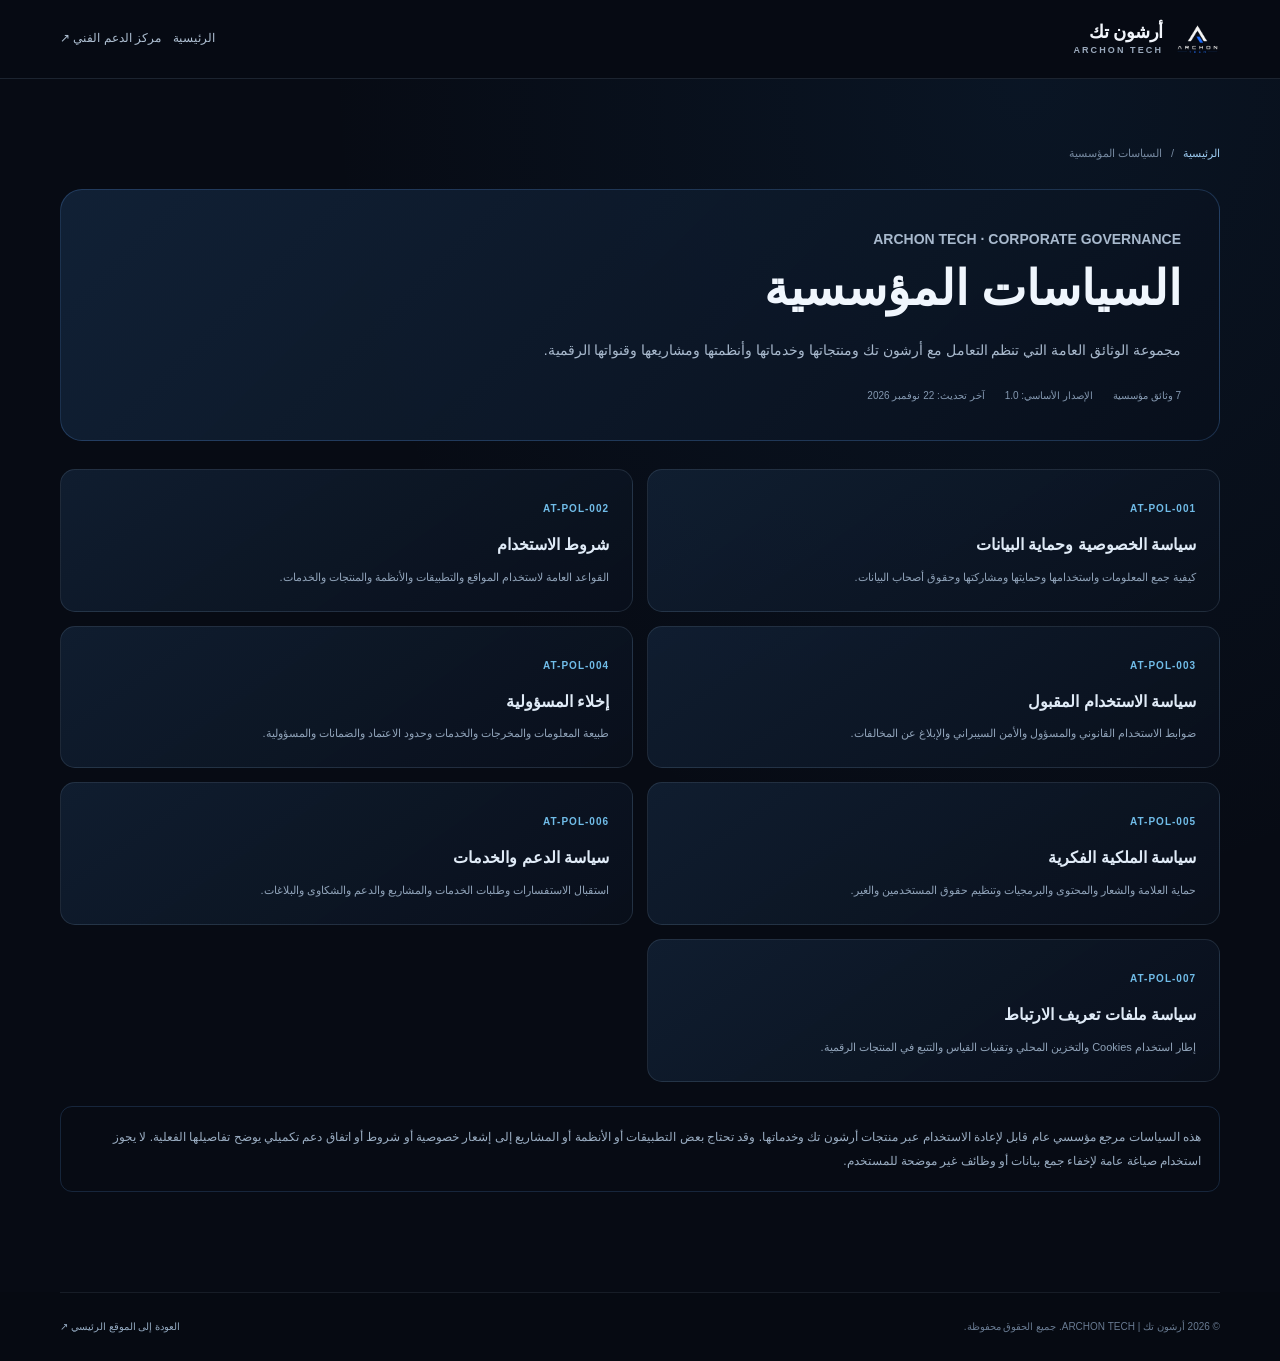
<file: policies/index.html>
<!doctype html>
<html lang="ar" dir="rtl">
<head>
  <meta charset="utf-8"><meta name="viewport" content="width=device-width, initial-scale=1"><meta name="theme-color" content="#070b14">
  <meta name="description" content="السياسات المؤسسية الموحدة لأرشون تك — الخصوصية وشروط الاستخدام والدعم والملكية الفكرية وغيرها.">
  <title>السياسات المؤسسية | أرشون تك — ARCHON TECH</title>
  <link rel="icon" type="image/svg+xml" href="../assets/icons/favicon.svg?v=1.3.0">
<link rel="icon" type="image/png" sizes="32x32" href="../assets/icons/favicon-32.png?v=1.3.0">
<link rel="icon" type="image/png" sizes="16x16" href="../assets/icons/favicon-16.png?v=1.3.0">
<link rel="apple-touch-icon" sizes="180x180" href="../assets/icons/apple-touch-icon.png?v=1.3.0"><link rel="stylesheet" href="../style.css"><script src="../script.js" defer></script>
  <meta property="og:type" content="website">
  <meta property="og:locale" content="ar_YE">
  <meta property="og:site_name" content="أرشون تك | ARCHON TECH">
  <meta property="og:title" content="السياسات المؤسسية | أرشون تك — ARCHON TECH">
  <meta property="og:description" content="السياسات المؤسسية الموحدة لأرشون تك — الخصوصية وشروط الاستخدام والدعم والملكية الفكرية وغيرها.">
  <meta name="twitter:title" content="السياسات المؤسسية | أرشون تك — ARCHON TECH">
  <meta name="twitter:description" content="السياسات المؤسسية الموحدة لأرشون تك — الخصوصية وشروط الاستخدام والدعم والملكية الفكرية وغيرها.">
  <meta name="twitter:card" content="summary">
</head><body>
  <a class="skip-link" href="#policy-content">انتقل إلى المحتوى</a>
  <header class="policy-header"><div class="container policy-header-inner"><a class="brand" href="../index.html"><img class="brand-mark" src="../assets/images/archon-tech-logo.png" alt="شعار أرشون تك" width="45" height="45"><span class="brand-copy"><span class="brand-name">أرشون تك</span><span class="brand-en" lang="en" dir="ltr">ARCHON TECH</span></span></a><div class="policy-header-actions"><a href="../index.html">الرئيسية</a><a href="https://t.me/Archon_S_BOT" target="_blank" rel="noopener noreferrer">مركز الدعم الفني ↗</a></div></div></header>
  <main class="policy-main" id="policy-content"><div class="container">
    <nav class="policy-breadcrumb" aria-label="مسار التنقل"><a href="../index.html">الرئيسية</a><span aria-hidden="true">/</span><span>السياسات المؤسسية</span></nav>
    <header class="policy-hero"><p class="policy-kicker">ARCHON TECH · CORPORATE GOVERNANCE</p><h1>السياسات المؤسسية</h1><p>مجموعة الوثائق العامة التي تنظم التعامل مع أرشون تك ومنتجاتها وخدماتها وأنظمتها ومشاريعها وقنواتها الرقمية.</p><div class="policy-meta"><span>7 وثائق مؤسسية</span><span>الإصدار الأساسي: 1.0</span><span>آخر تحديث: 22 نوفمبر 2026</span></div></header>
    <div class="policy-index-grid">
      <a class="policy-index-card" href="privacy-policy.html"><span>AT-POL-001</span><h2>سياسة الخصوصية وحماية البيانات</h2><p>كيفية جمع المعلومات واستخدامها وحمايتها ومشاركتها وحقوق أصحاب البيانات.</p></a>
      <a class="policy-index-card" href="terms-of-use.html"><span>AT-POL-002</span><h2>شروط الاستخدام</h2><p>القواعد العامة لاستخدام المواقع والتطبيقات والأنظمة والمنتجات والخدمات.</p></a>
      <a class="policy-index-card" href="acceptable-use.html"><span>AT-POL-003</span><h2>سياسة الاستخدام المقبول</h2><p>ضوابط الاستخدام القانوني والمسؤول والأمن السيبراني والإبلاغ عن المخالفات.</p></a>
      <a class="policy-index-card" href="disclaimer.html"><span>AT-POL-004</span><h2>إخلاء المسؤولية</h2><p>طبيعة المعلومات والمخرجات والخدمات وحدود الاعتماد والضمانات والمسؤولية.</p></a>
      <a class="policy-index-card" href="intellectual-property.html"><span>AT-POL-005</span><h2>سياسة الملكية الفكرية</h2><p>حماية العلامة والشعار والمحتوى والبرمجيات وتنظيم حقوق المستخدمين والغير.</p></a>
      <a class="policy-index-card" href="support-services.html"><span>AT-POL-006</span><h2>سياسة الدعم والخدمات</h2><p>استقبال الاستفسارات وطلبات الخدمات والمشاريع والدعم والشكاوى والبلاغات.</p></a>
      <a class="policy-index-card" href="cookies-policy.html"><span>AT-POL-007</span><h2>سياسة ملفات تعريف الارتباط</h2><p>إطار استخدام Cookies والتخزين المحلي وتقنيات القياس والتتبع في المنتجات الرقمية.</p></a>
    </div>
    <div class="policy-index-disclaimer">هذه السياسات مرجع مؤسسي عام قابل لإعادة الاستخدام عبر منتجات أرشون تك وخدماتها. وقد تحتاج بعض التطبيقات أو الأنظمة أو المشاريع إلى إشعار خصوصية أو شروط أو اتفاق دعم تكميلي يوضح تفاصيلها الفعلية. لا يجوز استخدام صياغة عامة لإخفاء جمع بيانات أو وظائف غير موضحة للمستخدم.</div>
  </div></main>
  <footer class="site-footer"><div class="container footer-bottom"><p>© <span id="current-year">2026</span> أرشون تك | ARCHON TECH. جميع الحقوق محفوظة.</p><a class="back-to-top" href="../index.html">العودة إلى الموقع الرئيسي ↗</a></div></footer>
</body></html>
</file>
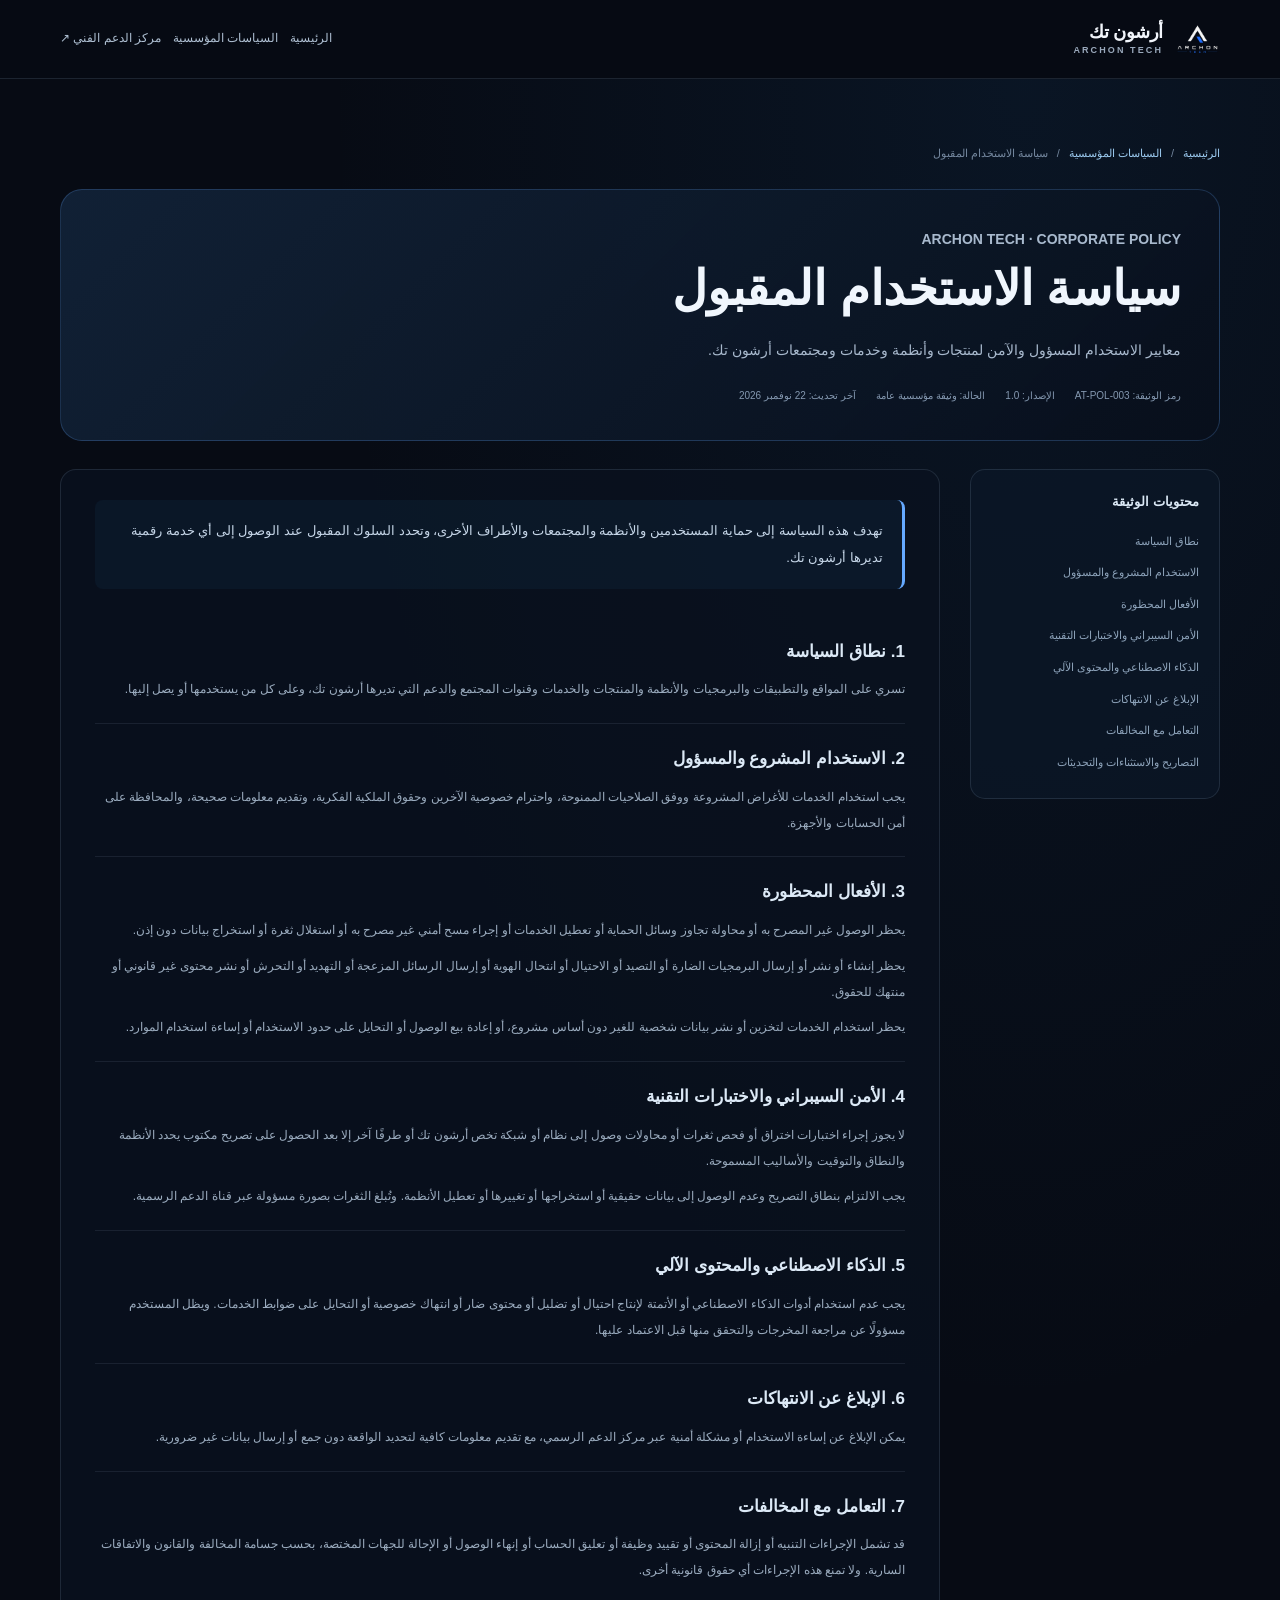
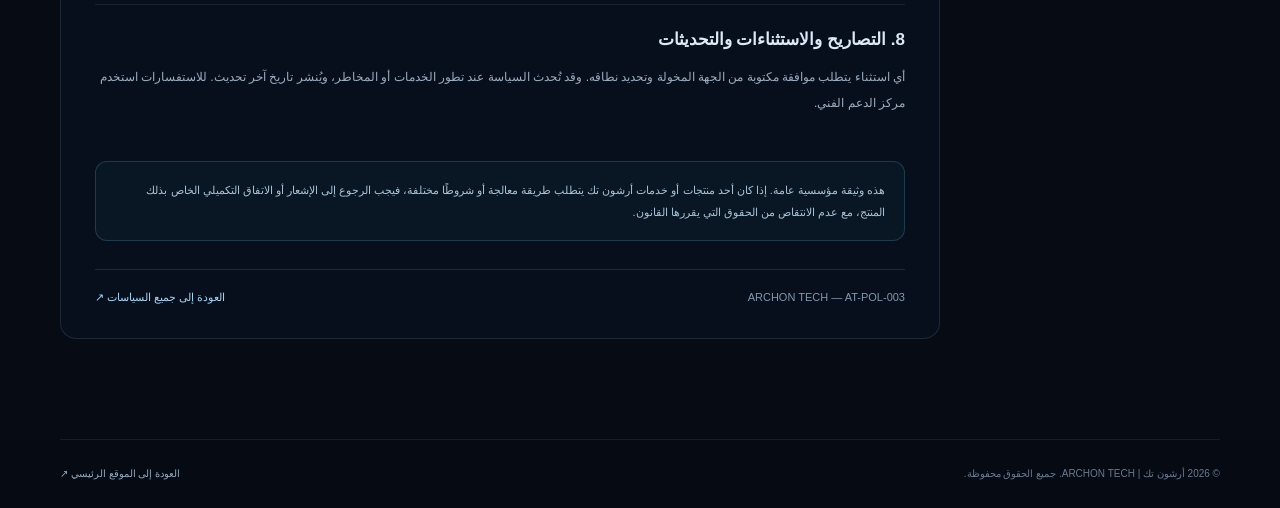
<file: policies/acceptable-use.html>
<!doctype html>
<html lang="ar" dir="rtl">
<head>
  <meta charset="utf-8">
  <meta name="viewport" content="width=device-width, initial-scale=1">
  <meta name="theme-color" content="#070b14">
  <meta name="robots" content="index, follow">
  <meta name="description" content="معايير الاستخدام المسؤول والآمن لمنتجات وأنظمة وخدمات ومجتمعات أرشون تك.">
  <title>سياسة الاستخدام المقبول | أرشون تك — ARCHON TECH</title>
  <link rel="icon" type="image/svg+xml" href="../assets/icons/favicon.svg?v=1.3.0">
<link rel="icon" type="image/png" sizes="32x32" href="../assets/icons/favicon-32.png?v=1.3.0">
<link rel="icon" type="image/png" sizes="16x16" href="../assets/icons/favicon-16.png?v=1.3.0">
<link rel="apple-touch-icon" sizes="180x180" href="../assets/icons/apple-touch-icon.png?v=1.3.0">
  <link rel="stylesheet" href="../style.css">
  <script src="../script.js" defer></script>
  <meta property="og:type" content="website">
  <meta property="og:locale" content="ar_YE">
  <meta property="og:site_name" content="أرشون تك | ARCHON TECH">
  <meta property="og:title" content="سياسة الاستخدام المقبول | أرشون تك — ARCHON TECH">
  <meta property="og:description" content="معايير الاستخدام المسؤول والآمن لمنتجات وأنظمة وخدمات ومجتمعات أرشون تك.">
  <meta name="twitter:title" content="سياسة الاستخدام المقبول | أرشون تك — ARCHON TECH">
  <meta name="twitter:description" content="معايير الاستخدام المسؤول والآمن لمنتجات وأنظمة وخدمات ومجتمعات أرشون تك.">
  <meta name="twitter:card" content="summary">
</head>
<body>
  <a class="skip-link" href="#policy-content">انتقل إلى محتوى الوثيقة</a>
  <header class="policy-header">
    <div class="container policy-header-inner">
      <a class="brand" href="../index.html" aria-label="أرشون تك، الصفحة الرئيسية">
        <img class="brand-mark" src="../assets/images/archon-tech-logo.png" alt="شعار أرشون تك" width="45" height="45">
        <span class="brand-copy"><span class="brand-name">أرشون تك</span><span class="brand-en" lang="en" dir="ltr">ARCHON TECH</span></span>
      </a>
      <div class="policy-header-actions"><a href="../index.html">الرئيسية</a><a href="index.html">السياسات المؤسسية</a><a href="https://t.me/Archon_S_BOT" target="_blank" rel="noopener noreferrer">مركز الدعم الفني ↗</a></div>
    </div>
  </header>

  <main class="policy-main" id="policy-content">
    <div class="container">
      <nav class="policy-breadcrumb" aria-label="مسار التنقل"><a href="../index.html">الرئيسية</a><span aria-hidden="true">/</span><a href="index.html">السياسات المؤسسية</a><span aria-hidden="true">/</span><span>سياسة الاستخدام المقبول</span></nav>
      <header class="policy-hero">
        <p class="policy-kicker">ARCHON TECH · CORPORATE POLICY</p>
        <h1>سياسة الاستخدام المقبول</h1>
        <p>معايير الاستخدام المسؤول والآمن لمنتجات وأنظمة وخدمات ومجتمعات أرشون تك.</p>
        <div class="policy-meta"><span>رمز الوثيقة: AT-POL-003</span><span>الإصدار: 1.0</span><span>الحالة: وثيقة مؤسسية عامة</span><span>آخر تحديث: 22 نوفمبر 2026</span></div>
      </header>
      <div class="policy-layout">
        <nav class="policy-toc" aria-label="محتويات الوثيقة"><h2>محتويات الوثيقة</h2><a href="#section-1">نطاق السياسة</a><a href="#section-2">الاستخدام المشروع والمسؤول</a><a href="#section-3">الأفعال المحظورة</a><a href="#section-4">الأمن السيبراني والاختبارات التقنية</a><a href="#section-5">الذكاء الاصطناعي والمحتوى الآلي</a><a href="#section-6">الإبلاغ عن الانتهاكات</a><a href="#section-7">التعامل مع المخالفات</a><a href="#section-8">التصاريح والاستثناءات والتحديثات</a></nav>
        <article class="policy-document">
          <p class="policy-intro">تهدف هذه السياسة إلى حماية المستخدمين والأنظمة والمجتمعات والأطراف الأخرى، وتحدد السلوك المقبول عند الوصول إلى أي خدمة رقمية تديرها أرشون تك.</p>
          <section class="policy-section" id="section-1"><h2>1. نطاق السياسة</h2><p>تسري على المواقع والتطبيقات والبرمجيات والأنظمة والمنتجات والخدمات وقنوات المجتمع والدعم التي تديرها أرشون تك، وعلى كل من يستخدمها أو يصل إليها.</p></section><section class="policy-section" id="section-2"><h2>2. الاستخدام المشروع والمسؤول</h2><p>يجب استخدام الخدمات للأغراض المشروعة ووفق الصلاحيات الممنوحة، واحترام خصوصية الآخرين وحقوق الملكية الفكرية، وتقديم معلومات صحيحة، والمحافظة على أمن الحسابات والأجهزة.</p></section><section class="policy-section" id="section-3"><h2>3. الأفعال المحظورة</h2><p>يحظر الوصول غير المصرح به أو محاولة تجاوز وسائل الحماية أو تعطيل الخدمات أو إجراء مسح أمني غير مصرح به أو استغلال ثغرة أو استخراج بيانات دون إذن.</p><p>يحظر إنشاء أو نشر أو إرسال البرمجيات الضارة أو التصيد أو الاحتيال أو انتحال الهوية أو إرسال الرسائل المزعجة أو التهديد أو التحرش أو نشر محتوى غير قانوني أو منتهك للحقوق.</p><p>يحظر استخدام الخدمات لتخزين أو نشر بيانات شخصية للغير دون أساس مشروع، أو إعادة بيع الوصول أو التحايل على حدود الاستخدام أو إساءة استخدام الموارد.</p></section><section class="policy-section" id="section-4"><h2>4. الأمن السيبراني والاختبارات التقنية</h2><p>لا يجوز إجراء اختبارات اختراق أو فحص ثغرات أو محاولات وصول إلى نظام أو شبكة تخص أرشون تك أو طرفًا آخر إلا بعد الحصول على تصريح مكتوب يحدد الأنظمة والنطاق والتوقيت والأساليب المسموحة.</p><p>يجب الالتزام بنطاق التصريح وعدم الوصول إلى بيانات حقيقية أو استخراجها أو تغييرها أو تعطيل الأنظمة. وتُبلغ الثغرات بصورة مسؤولة عبر قناة الدعم الرسمية.</p></section><section class="policy-section" id="section-5"><h2>5. الذكاء الاصطناعي والمحتوى الآلي</h2><p>يجب عدم استخدام أدوات الذكاء الاصطناعي أو الأتمتة لإنتاج احتيال أو تضليل أو محتوى ضار أو انتهاك خصوصية أو التحايل على ضوابط الخدمات. ويظل المستخدم مسؤولًا عن مراجعة المخرجات والتحقق منها قبل الاعتماد عليها.</p></section><section class="policy-section" id="section-6"><h2>6. الإبلاغ عن الانتهاكات</h2><p>يمكن الإبلاغ عن إساءة الاستخدام أو مشكلة أمنية عبر مركز الدعم الرسمي، مع تقديم معلومات كافية لتحديد الواقعة دون جمع أو إرسال بيانات غير ضرورية.</p></section><section class="policy-section" id="section-7"><h2>7. التعامل مع المخالفات</h2><p>قد تشمل الإجراءات التنبيه أو إزالة المحتوى أو تقييد وظيفة أو تعليق الحساب أو إنهاء الوصول أو الإحالة للجهات المختصة، بحسب جسامة المخالفة والقانون والاتفاقات السارية. ولا تمنع هذه الإجراءات أي حقوق قانونية أخرى.</p></section><section class="policy-section" id="section-8"><h2>8. التصاريح والاستثناءات والتحديثات</h2><p>أي استثناء يتطلب موافقة مكتوبة من الجهة المخولة وتحديد نطاقه. وقد تُحدث السياسة عند تطور الخدمات أو المخاطر، ويُنشر تاريخ آخر تحديث. للاستفسارات استخدم <a href="https://t.me/Archon_S_BOT" target="_blank" rel="noopener noreferrer">مركز الدعم الفني</a>.</p></section>
          <div class="policy-callout">هذه وثيقة مؤسسية عامة. إذا كان أحد منتجات أو خدمات أرشون تك يتطلب طريقة معالجة أو شروطًا مختلفة، فيجب الرجوع إلى الإشعار أو الاتفاق التكميلي الخاص بذلك المنتج، مع عدم الانتقاص من الحقوق التي يقررها القانون.</div>
          <div class="policy-doc-footer"><span>ARCHON TECH — AT-POL-003</span><a href="index.html">العودة إلى جميع السياسات ↗</a></div>
        </article>
      </div>
    </div>
  </main>
  <footer class="site-footer"><div class="container footer-bottom"><p>© <span id="current-year">2026</span> أرشون تك | ARCHON TECH. جميع الحقوق محفوظة.</p><a class="back-to-top" href="../index.html">العودة إلى الموقع الرئيسي ↗</a></div></footer>
</body>
</html>
</file>
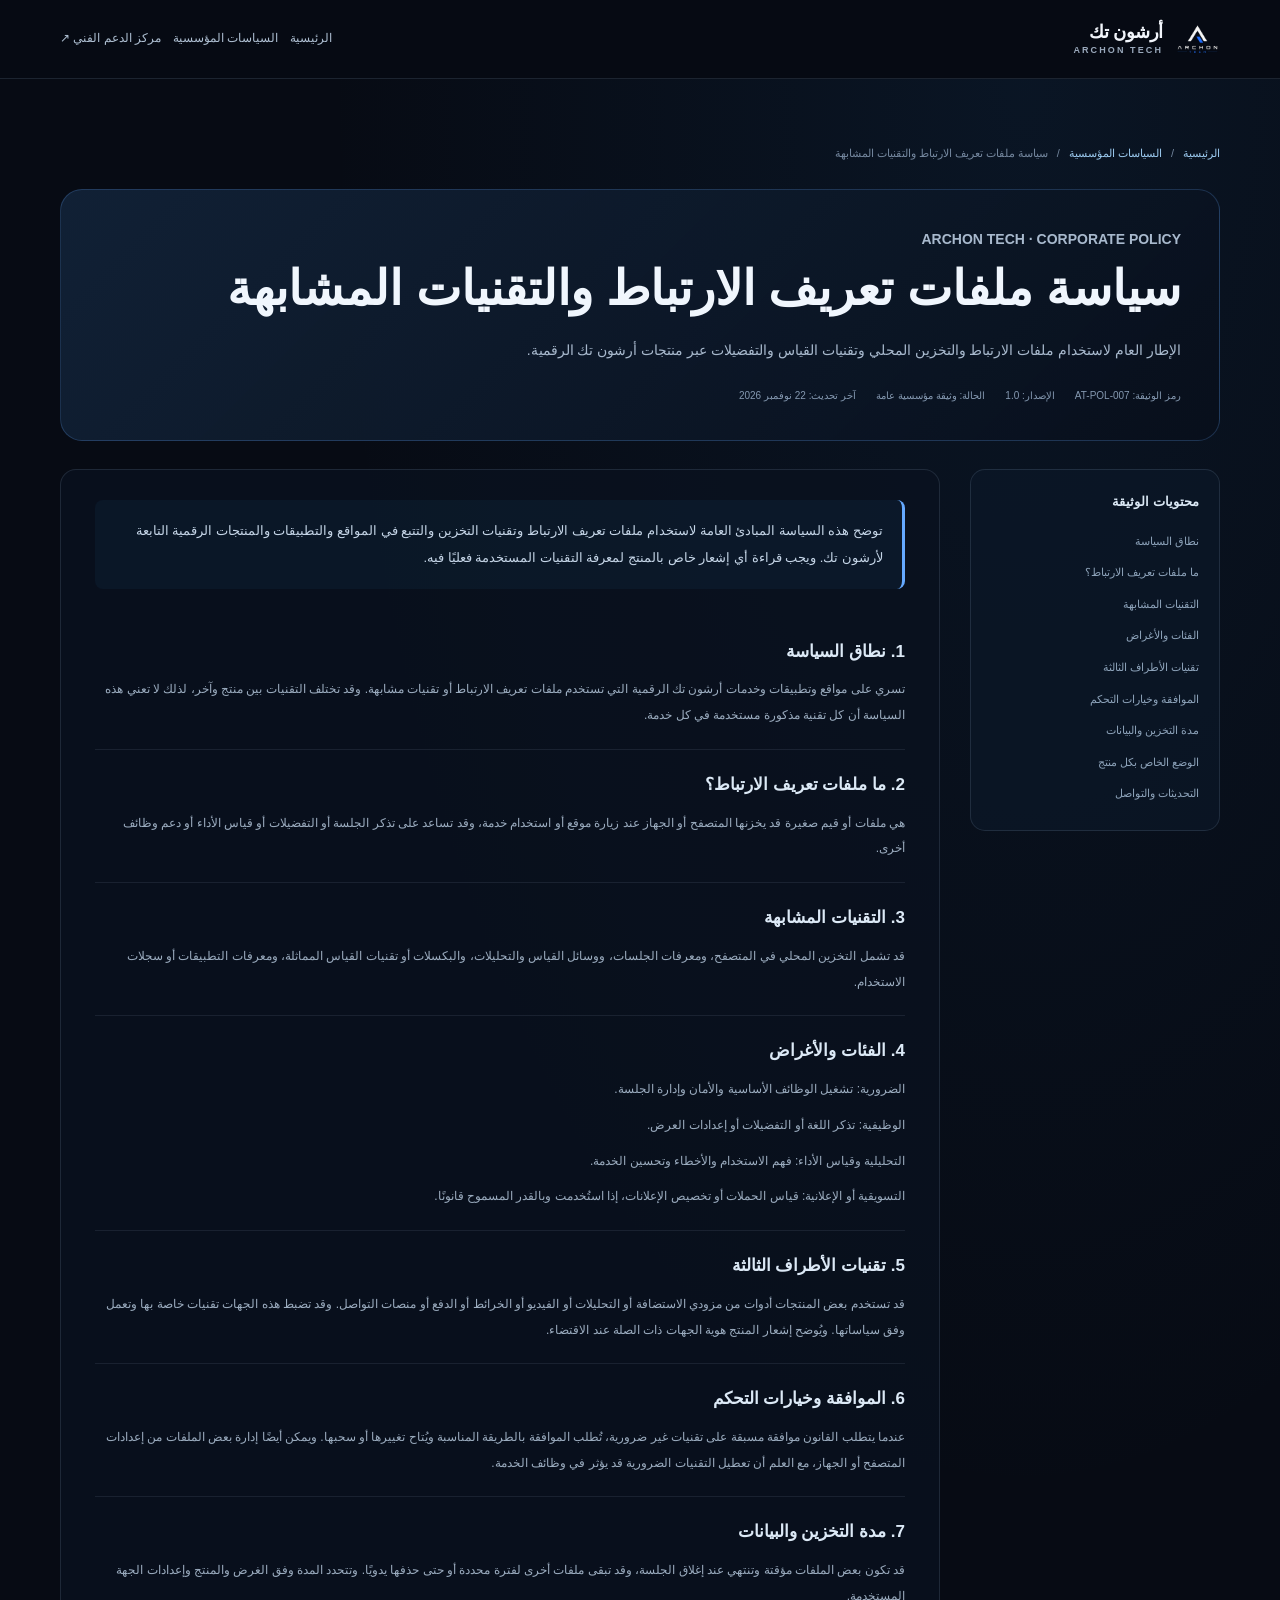
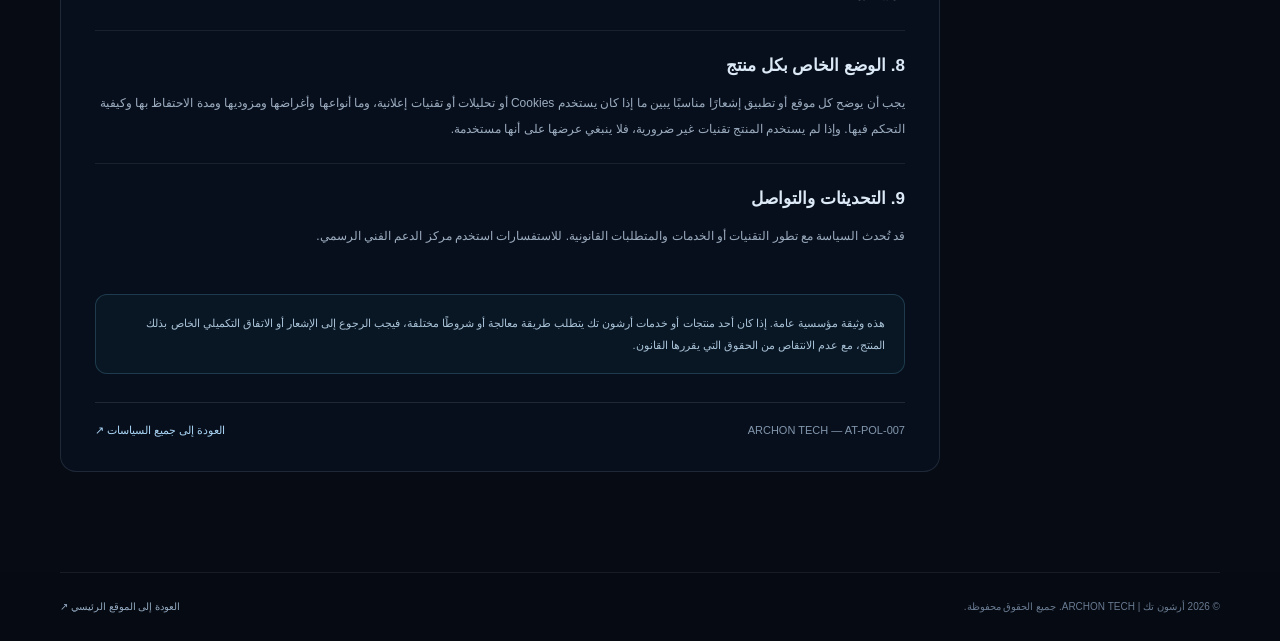
<file: policies/cookies-policy.html>
<!doctype html>
<html lang="ar" dir="rtl">
<head>
  <meta charset="utf-8">
  <meta name="viewport" content="width=device-width, initial-scale=1">
  <meta name="theme-color" content="#070b14">
  <meta name="robots" content="index, follow">
  <meta name="description" content="الإطار العام لاستخدام ملفات الارتباط والتخزين المحلي وتقنيات القياس والتفضيلات عبر منتجات أرشون تك الرقمية.">
  <title>سياسة ملفات تعريف الارتباط والتقنيات المشابهة | أرشون تك — ARCHON TECH</title>
  <link rel="icon" type="image/svg+xml" href="../assets/icons/favicon.svg?v=1.3.0">
<link rel="icon" type="image/png" sizes="32x32" href="../assets/icons/favicon-32.png?v=1.3.0">
<link rel="icon" type="image/png" sizes="16x16" href="../assets/icons/favicon-16.png?v=1.3.0">
<link rel="apple-touch-icon" sizes="180x180" href="../assets/icons/apple-touch-icon.png?v=1.3.0">
  <link rel="stylesheet" href="../style.css">
  <script src="../script.js" defer></script>
  <meta property="og:type" content="website">
  <meta property="og:locale" content="ar_YE">
  <meta property="og:site_name" content="أرشون تك | ARCHON TECH">
  <meta property="og:title" content="سياسة ملفات تعريف الارتباط والتقنيات المشابهة | أرشون تك — ARCHON TECH">
  <meta property="og:description" content="الإطار العام لاستخدام ملفات الارتباط والتخزين المحلي وتقنيات القياس والتفضيلات عبر منتجات أرشون تك الرقمية.">
  <meta name="twitter:title" content="سياسة ملفات تعريف الارتباط والتقنيات المشابهة | أرشون تك — ARCHON TECH">
  <meta name="twitter:description" content="الإطار العام لاستخدام ملفات الارتباط والتخزين المحلي وتقنيات القياس والتفضيلات عبر منتجات أرشون تك الرقمية.">
  <meta name="twitter:card" content="summary">
</head>
<body>
  <a class="skip-link" href="#policy-content">انتقل إلى محتوى الوثيقة</a>
  <header class="policy-header">
    <div class="container policy-header-inner">
      <a class="brand" href="../index.html" aria-label="أرشون تك، الصفحة الرئيسية">
        <img class="brand-mark" src="../assets/images/archon-tech-logo.png" alt="شعار أرشون تك" width="45" height="45">
        <span class="brand-copy"><span class="brand-name">أرشون تك</span><span class="brand-en" lang="en" dir="ltr">ARCHON TECH</span></span>
      </a>
      <div class="policy-header-actions"><a href="../index.html">الرئيسية</a><a href="index.html">السياسات المؤسسية</a><a href="https://t.me/Archon_S_BOT" target="_blank" rel="noopener noreferrer">مركز الدعم الفني ↗</a></div>
    </div>
  </header>

  <main class="policy-main" id="policy-content">
    <div class="container">
      <nav class="policy-breadcrumb" aria-label="مسار التنقل"><a href="../index.html">الرئيسية</a><span aria-hidden="true">/</span><a href="index.html">السياسات المؤسسية</a><span aria-hidden="true">/</span><span>سياسة ملفات تعريف الارتباط والتقنيات المشابهة</span></nav>
      <header class="policy-hero">
        <p class="policy-kicker">ARCHON TECH · CORPORATE POLICY</p>
        <h1>سياسة ملفات تعريف الارتباط والتقنيات المشابهة</h1>
        <p>الإطار العام لاستخدام ملفات الارتباط والتخزين المحلي وتقنيات القياس والتفضيلات عبر منتجات أرشون تك الرقمية.</p>
        <div class="policy-meta"><span>رمز الوثيقة: AT-POL-007</span><span>الإصدار: 1.0</span><span>الحالة: وثيقة مؤسسية عامة</span><span>آخر تحديث: 22 نوفمبر 2026</span></div>
      </header>
      <div class="policy-layout">
        <nav class="policy-toc" aria-label="محتويات الوثيقة"><h2>محتويات الوثيقة</h2><a href="#section-1">نطاق السياسة</a><a href="#section-2">ما ملفات تعريف الارتباط؟</a><a href="#section-3">التقنيات المشابهة</a><a href="#section-4">الفئات والأغراض</a><a href="#section-5">تقنيات الأطراف الثالثة</a><a href="#section-6">الموافقة وخيارات التحكم</a><a href="#section-7">مدة التخزين والبيانات</a><a href="#section-8">الوضع الخاص بكل منتج</a><a href="#section-9">التحديثات والتواصل</a></nav>
        <article class="policy-document">
          <p class="policy-intro">توضح هذه السياسة المبادئ العامة لاستخدام ملفات تعريف الارتباط وتقنيات التخزين والتتبع في المواقع والتطبيقات والمنتجات الرقمية التابعة لأرشون تك. ويجب قراءة أي إشعار خاص بالمنتج لمعرفة التقنيات المستخدمة فعليًا فيه.</p>
          <section class="policy-section" id="section-1"><h2>1. نطاق السياسة</h2><p>تسري على مواقع وتطبيقات وخدمات أرشون تك الرقمية التي تستخدم ملفات تعريف الارتباط أو تقنيات مشابهة. وقد تختلف التقنيات بين منتج وآخر، لذلك لا تعني هذه السياسة أن كل تقنية مذكورة مستخدمة في كل خدمة.</p></section><section class="policy-section" id="section-2"><h2>2. ما ملفات تعريف الارتباط؟</h2><p>هي ملفات أو قيم صغيرة قد يخزنها المتصفح أو الجهاز عند زيارة موقع أو استخدام خدمة، وقد تساعد على تذكر الجلسة أو التفضيلات أو قياس الأداء أو دعم وظائف أخرى.</p></section><section class="policy-section" id="section-3"><h2>3. التقنيات المشابهة</h2><p>قد تشمل التخزين المحلي في المتصفح، ومعرفات الجلسات، ووسائل القياس والتحليلات، والبكسلات أو تقنيات القياس المماثلة، ومعرفات التطبيقات أو سجلات الاستخدام.</p></section><section class="policy-section" id="section-4"><h2>4. الفئات والأغراض</h2><p>الضرورية: تشغيل الوظائف الأساسية والأمان وإدارة الجلسة.</p><p>الوظيفية: تذكر اللغة أو التفضيلات أو إعدادات العرض.</p><p>التحليلية وقياس الأداء: فهم الاستخدام والأخطاء وتحسين الخدمة.</p><p>التسويقية أو الإعلانية: قياس الحملات أو تخصيص الإعلانات، إذا استُخدمت وبالقدر المسموح قانونًا.</p></section><section class="policy-section" id="section-5"><h2>5. تقنيات الأطراف الثالثة</h2><p>قد تستخدم بعض المنتجات أدوات من مزودي الاستضافة أو التحليلات أو الفيديو أو الخرائط أو الدفع أو منصات التواصل. وقد تضبط هذه الجهات تقنيات خاصة بها وتعمل وفق سياساتها. ويُوضح إشعار المنتج هوية الجهات ذات الصلة عند الاقتضاء.</p></section><section class="policy-section" id="section-6"><h2>6. الموافقة وخيارات التحكم</h2><p>عندما يتطلب القانون موافقة مسبقة على تقنيات غير ضرورية، تُطلب الموافقة بالطريقة المناسبة ويُتاح تغييرها أو سحبها. ويمكن أيضًا إدارة بعض الملفات من إعدادات المتصفح أو الجهاز، مع العلم أن تعطيل التقنيات الضرورية قد يؤثر في وظائف الخدمة.</p></section><section class="policy-section" id="section-7"><h2>7. مدة التخزين والبيانات</h2><p>قد تكون بعض الملفات مؤقتة وتنتهي عند إغلاق الجلسة، وقد تبقى ملفات أخرى لفترة محددة أو حتى حذفها يدويًا. وتتحدد المدة وفق الغرض والمنتج وإعدادات الجهة المستخدمة.</p></section><section class="policy-section" id="section-8"><h2>8. الوضع الخاص بكل منتج</h2><p>يجب أن يوضح كل موقع أو تطبيق إشعارًا مناسبًا يبين ما إذا كان يستخدم Cookies أو تحليلات أو تقنيات إعلانية، وما أنواعها وأغراضها ومزوديها ومدة الاحتفاظ بها وكيفية التحكم فيها. وإذا لم يستخدم المنتج تقنيات غير ضرورية، فلا ينبغي عرضها على أنها مستخدمة.</p></section><section class="policy-section" id="section-9"><h2>9. التحديثات والتواصل</h2><p>قد تُحدث السياسة مع تطور التقنيات أو الخدمات والمتطلبات القانونية. للاستفسارات استخدم <a href="https://t.me/Archon_S_BOT" target="_blank" rel="noopener noreferrer">مركز الدعم الفني الرسمي</a>.</p></section>
          <div class="policy-callout">هذه وثيقة مؤسسية عامة. إذا كان أحد منتجات أو خدمات أرشون تك يتطلب طريقة معالجة أو شروطًا مختلفة، فيجب الرجوع إلى الإشعار أو الاتفاق التكميلي الخاص بذلك المنتج، مع عدم الانتقاص من الحقوق التي يقررها القانون.</div>
          <div class="policy-doc-footer"><span>ARCHON TECH — AT-POL-007</span><a href="index.html">العودة إلى جميع السياسات ↗</a></div>
        </article>
      </div>
    </div>
  </main>
  <footer class="site-footer"><div class="container footer-bottom"><p>© <span id="current-year">2026</span> أرشون تك | ARCHON TECH. جميع الحقوق محفوظة.</p><a class="back-to-top" href="../index.html">العودة إلى الموقع الرئيسي ↗</a></div></footer>
</body>
</html>
</file>
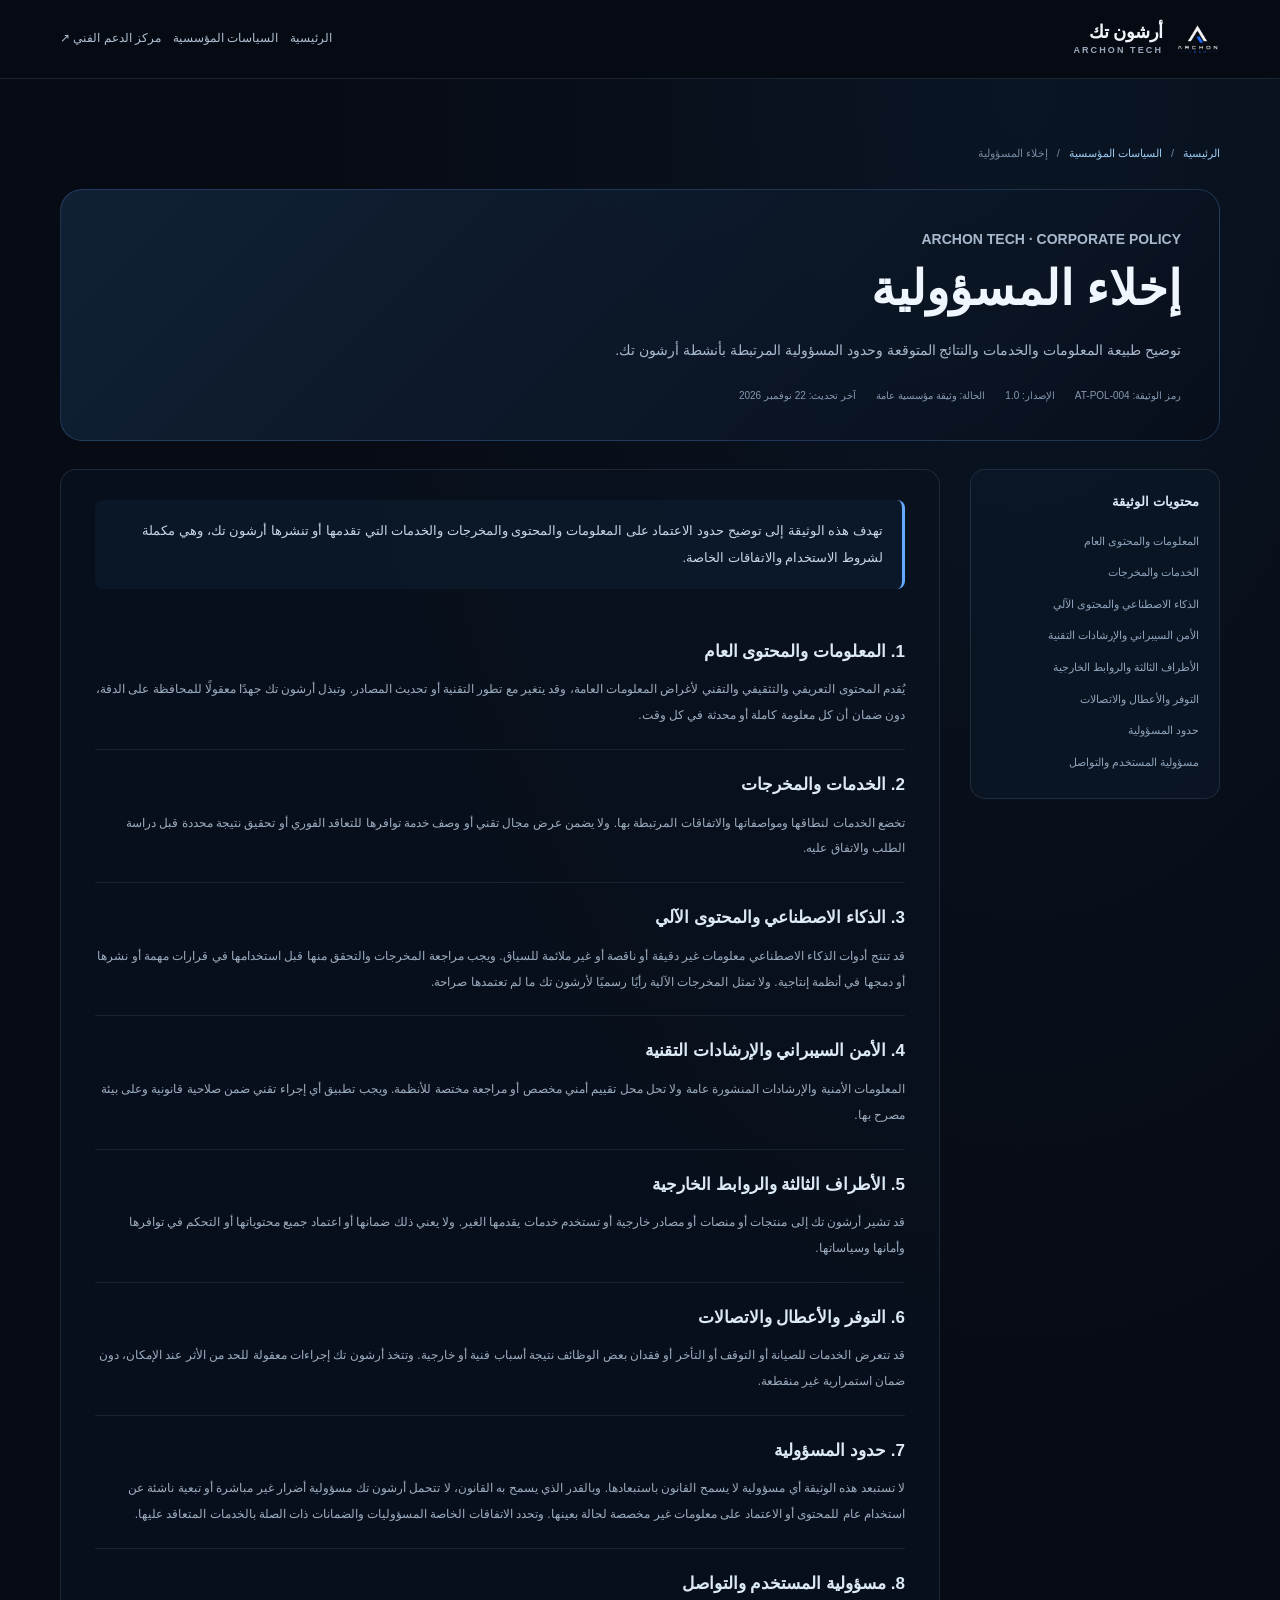
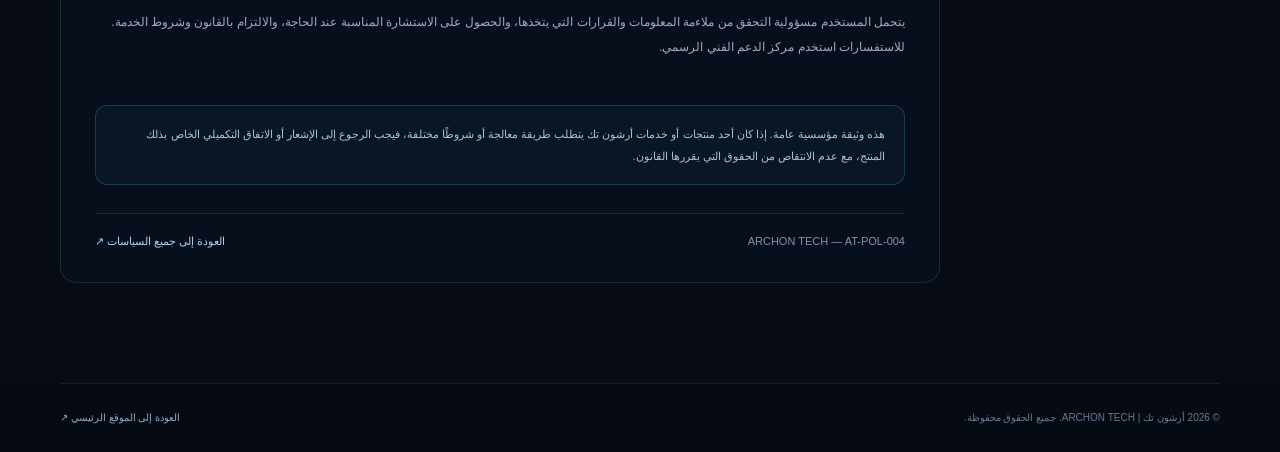
<file: policies/disclaimer.html>
<!doctype html>
<html lang="ar" dir="rtl">
<head>
  <meta charset="utf-8">
  <meta name="viewport" content="width=device-width, initial-scale=1">
  <meta name="theme-color" content="#070b14">
  <meta name="robots" content="index, follow">
  <meta name="description" content="توضيح طبيعة المعلومات والخدمات والنتائج المتوقعة وحدود المسؤولية المرتبطة بأنشطة أرشون تك.">
  <title>إخلاء المسؤولية | أرشون تك — ARCHON TECH</title>
  <link rel="icon" type="image/svg+xml" href="../assets/icons/favicon.svg?v=1.3.0">
<link rel="icon" type="image/png" sizes="32x32" href="../assets/icons/favicon-32.png?v=1.3.0">
<link rel="icon" type="image/png" sizes="16x16" href="../assets/icons/favicon-16.png?v=1.3.0">
<link rel="apple-touch-icon" sizes="180x180" href="../assets/icons/apple-touch-icon.png?v=1.3.0">
  <link rel="stylesheet" href="../style.css">
  <script src="../script.js" defer></script>
  <meta property="og:type" content="website">
  <meta property="og:locale" content="ar_YE">
  <meta property="og:site_name" content="أرشون تك | ARCHON TECH">
  <meta property="og:title" content="إخلاء المسؤولية | أرشون تك — ARCHON TECH">
  <meta property="og:description" content="توضيح طبيعة المعلومات والخدمات والنتائج المتوقعة وحدود المسؤولية المرتبطة بأنشطة أرشون تك.">
  <meta name="twitter:title" content="إخلاء المسؤولية | أرشون تك — ARCHON TECH">
  <meta name="twitter:description" content="توضيح طبيعة المعلومات والخدمات والنتائج المتوقعة وحدود المسؤولية المرتبطة بأنشطة أرشون تك.">
  <meta name="twitter:card" content="summary">
</head>
<body>
  <a class="skip-link" href="#policy-content">انتقل إلى محتوى الوثيقة</a>
  <header class="policy-header">
    <div class="container policy-header-inner">
      <a class="brand" href="../index.html" aria-label="أرشون تك، الصفحة الرئيسية">
        <img class="brand-mark" src="../assets/images/archon-tech-logo.png" alt="شعار أرشون تك" width="45" height="45">
        <span class="brand-copy"><span class="brand-name">أرشون تك</span><span class="brand-en" lang="en" dir="ltr">ARCHON TECH</span></span>
      </a>
      <div class="policy-header-actions"><a href="../index.html">الرئيسية</a><a href="index.html">السياسات المؤسسية</a><a href="https://t.me/Archon_S_BOT" target="_blank" rel="noopener noreferrer">مركز الدعم الفني ↗</a></div>
    </div>
  </header>

  <main class="policy-main" id="policy-content">
    <div class="container">
      <nav class="policy-breadcrumb" aria-label="مسار التنقل"><a href="../index.html">الرئيسية</a><span aria-hidden="true">/</span><a href="index.html">السياسات المؤسسية</a><span aria-hidden="true">/</span><span>إخلاء المسؤولية</span></nav>
      <header class="policy-hero">
        <p class="policy-kicker">ARCHON TECH · CORPORATE POLICY</p>
        <h1>إخلاء المسؤولية</h1>
        <p>توضيح طبيعة المعلومات والخدمات والنتائج المتوقعة وحدود المسؤولية المرتبطة بأنشطة أرشون تك.</p>
        <div class="policy-meta"><span>رمز الوثيقة: AT-POL-004</span><span>الإصدار: 1.0</span><span>الحالة: وثيقة مؤسسية عامة</span><span>آخر تحديث: 22 نوفمبر 2026</span></div>
      </header>
      <div class="policy-layout">
        <nav class="policy-toc" aria-label="محتويات الوثيقة"><h2>محتويات الوثيقة</h2><a href="#section-1">المعلومات والمحتوى العام</a><a href="#section-2">الخدمات والمخرجات</a><a href="#section-3">الذكاء الاصطناعي والمحتوى الآلي</a><a href="#section-4">الأمن السيبراني والإرشادات التقنية</a><a href="#section-5">الأطراف الثالثة والروابط الخارجية</a><a href="#section-6">التوفر والأعطال والاتصالات</a><a href="#section-7">حدود المسؤولية</a><a href="#section-8">مسؤولية المستخدم والتواصل</a></nav>
        <article class="policy-document">
          <p class="policy-intro">تهدف هذه الوثيقة إلى توضيح حدود الاعتماد على المعلومات والمحتوى والمخرجات والخدمات التي تقدمها أو تنشرها أرشون تك، وهي مكملة لشروط الاستخدام والاتفاقات الخاصة.</p>
          <section class="policy-section" id="section-1"><h2>1. المعلومات والمحتوى العام</h2><p>يُقدم المحتوى التعريفي والتثقيفي والتقني لأغراض المعلومات العامة، وقد يتغير مع تطور التقنية أو تحديث المصادر. وتبذل أرشون تك جهدًا معقولًا للمحافظة على الدقة، دون ضمان أن كل معلومة كاملة أو محدثة في كل وقت.</p></section><section class="policy-section" id="section-2"><h2>2. الخدمات والمخرجات</h2><p>تخضع الخدمات لنطاقها ومواصفاتها والاتفاقات المرتبطة بها. ولا يضمن عرض مجال تقني أو وصف خدمة توافرها للتعاقد الفوري أو تحقيق نتيجة محددة قبل دراسة الطلب والاتفاق عليه.</p></section><section class="policy-section" id="section-3"><h2>3. الذكاء الاصطناعي والمحتوى الآلي</h2><p>قد تنتج أدوات الذكاء الاصطناعي معلومات غير دقيقة أو ناقصة أو غير ملائمة للسياق. ويجب مراجعة المخرجات والتحقق منها قبل استخدامها في قرارات مهمة أو نشرها أو دمجها في أنظمة إنتاجية. ولا تمثل المخرجات الآلية رأيًا رسميًا لأرشون تك ما لم تعتمدها صراحة.</p></section><section class="policy-section" id="section-4"><h2>4. الأمن السيبراني والإرشادات التقنية</h2><p>المعلومات الأمنية والإرشادات المنشورة عامة ولا تحل محل تقييم أمني مخصص أو مراجعة مختصة للأنظمة. ويجب تطبيق أي إجراء تقني ضمن صلاحية قانونية وعلى بيئة مصرح بها.</p></section><section class="policy-section" id="section-5"><h2>5. الأطراف الثالثة والروابط الخارجية</h2><p>قد تشير أرشون تك إلى منتجات أو منصات أو مصادر خارجية أو تستخدم خدمات يقدمها الغير. ولا يعني ذلك ضمانها أو اعتماد جميع محتوياتها أو التحكم في توافرها وأمانها وسياساتها.</p></section><section class="policy-section" id="section-6"><h2>6. التوفر والأعطال والاتصالات</h2><p>قد تتعرض الخدمات للصيانة أو التوقف أو التأخر أو فقدان بعض الوظائف نتيجة أسباب فنية أو خارجية. وتتخذ أرشون تك إجراءات معقولة للحد من الأثر عند الإمكان، دون ضمان استمرارية غير منقطعة.</p></section><section class="policy-section" id="section-7"><h2>7. حدود المسؤولية</h2><p>لا تستبعد هذه الوثيقة أي مسؤولية لا يسمح القانون باستبعادها. وبالقدر الذي يسمح به القانون، لا تتحمل أرشون تك مسؤولية أضرار غير مباشرة أو تبعية ناشئة عن استخدام عام للمحتوى أو الاعتماد على معلومات غير مخصصة لحالة بعينها. وتحدد الاتفاقات الخاصة المسؤوليات والضمانات ذات الصلة بالخدمات المتعاقد عليها.</p></section><section class="policy-section" id="section-8"><h2>8. مسؤولية المستخدم والتواصل</h2><p>يتحمل المستخدم مسؤولية التحقق من ملاءمة المعلومات والقرارات التي يتخذها، والحصول على الاستشارة المناسبة عند الحاجة، والالتزام بالقانون وشروط الخدمة. للاستفسارات استخدم <a href="https://t.me/Archon_S_BOT" target="_blank" rel="noopener noreferrer">مركز الدعم الفني الرسمي</a>.</p></section>
          <div class="policy-callout">هذه وثيقة مؤسسية عامة. إذا كان أحد منتجات أو خدمات أرشون تك يتطلب طريقة معالجة أو شروطًا مختلفة، فيجب الرجوع إلى الإشعار أو الاتفاق التكميلي الخاص بذلك المنتج، مع عدم الانتقاص من الحقوق التي يقررها القانون.</div>
          <div class="policy-doc-footer"><span>ARCHON TECH — AT-POL-004</span><a href="index.html">العودة إلى جميع السياسات ↗</a></div>
        </article>
      </div>
    </div>
  </main>
  <footer class="site-footer"><div class="container footer-bottom"><p>© <span id="current-year">2026</span> أرشون تك | ARCHON TECH. جميع الحقوق محفوظة.</p><a class="back-to-top" href="../index.html">العودة إلى الموقع الرئيسي ↗</a></div></footer>
</body>
</html>
</file>
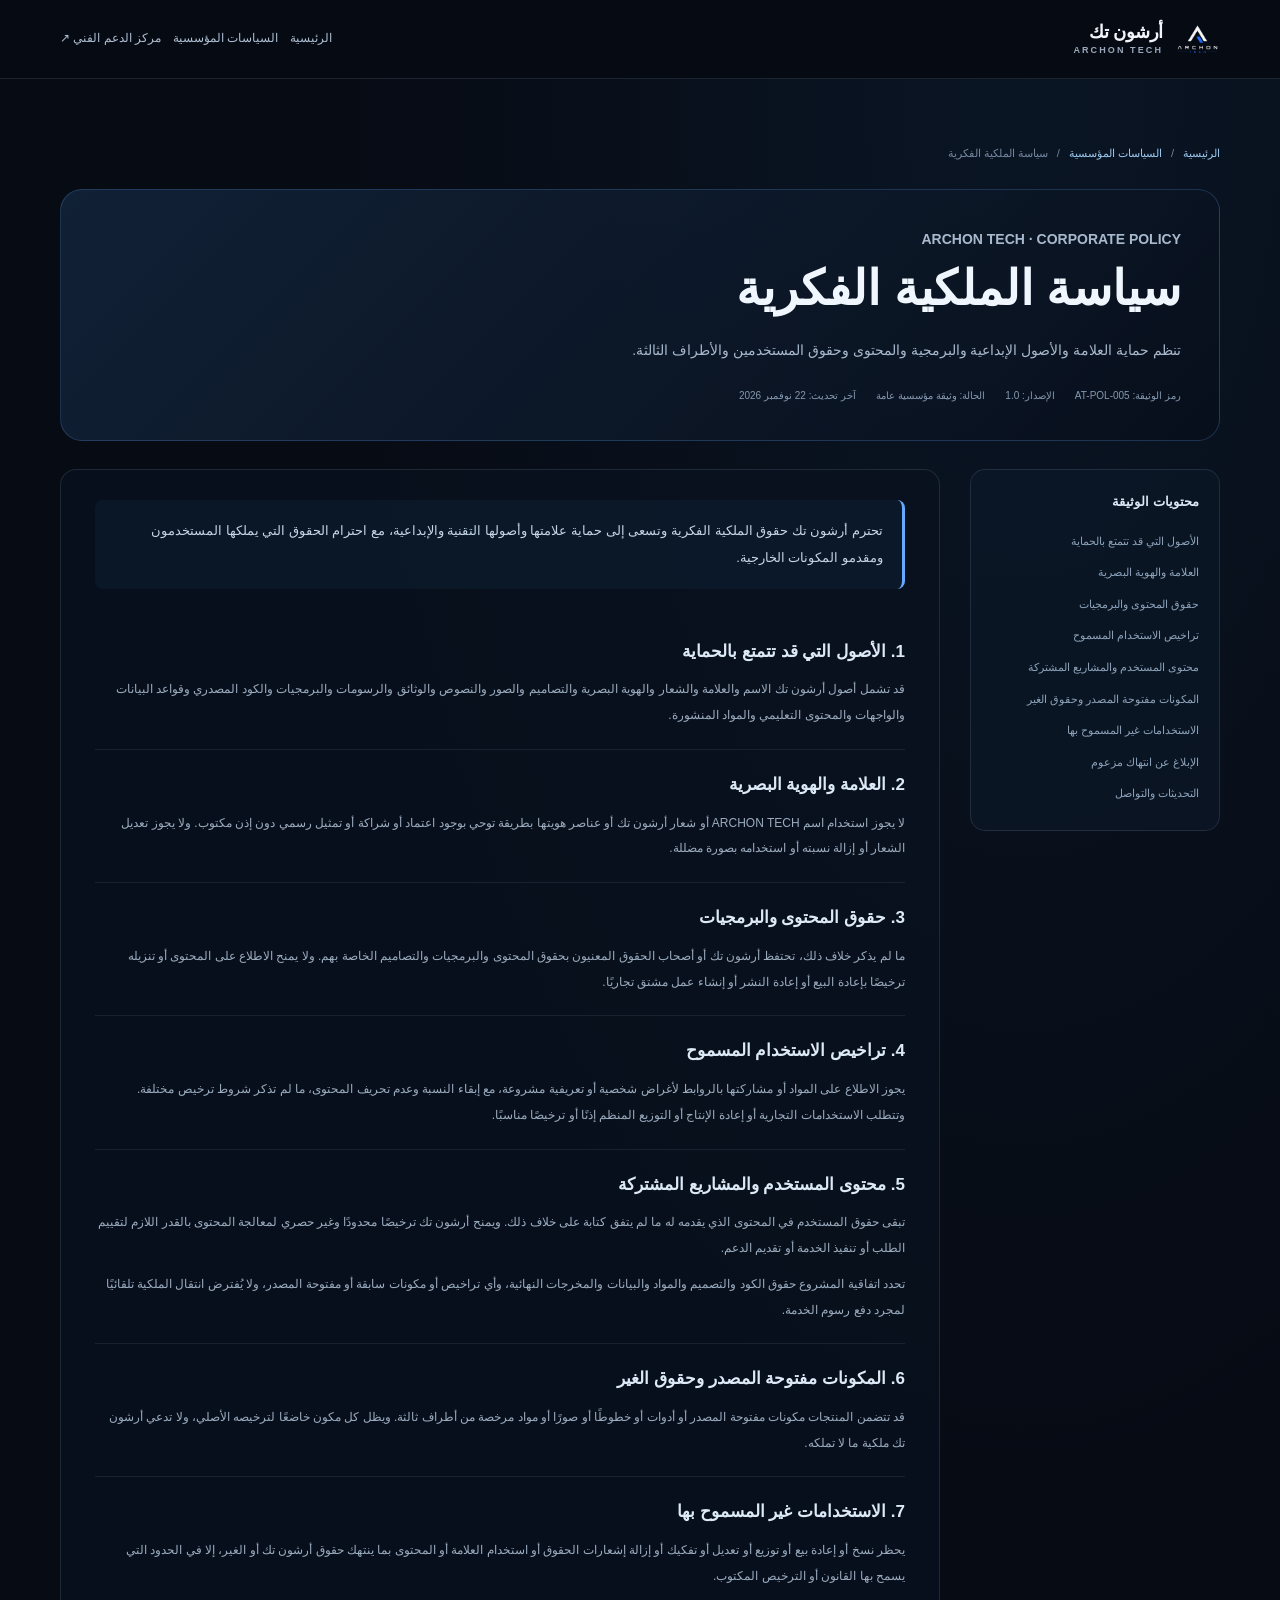
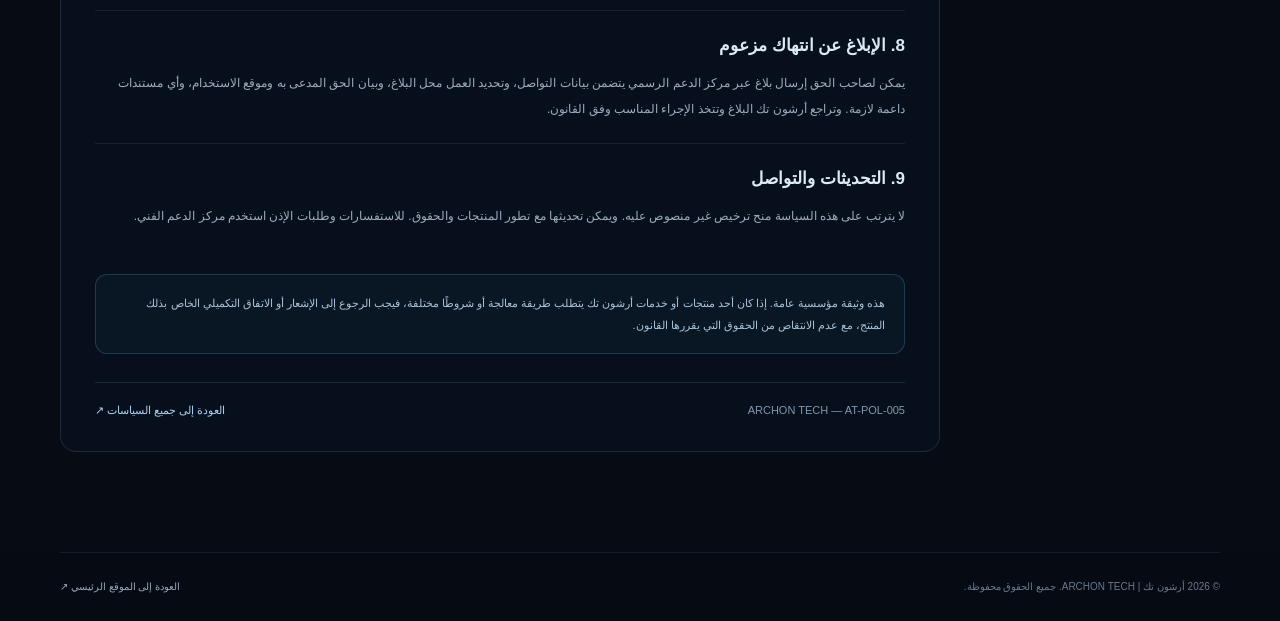
<file: policies/intellectual-property.html>
<!doctype html>
<html lang="ar" dir="rtl">
<head>
  <meta charset="utf-8">
  <meta name="viewport" content="width=device-width, initial-scale=1">
  <meta name="theme-color" content="#070b14">
  <meta name="robots" content="index, follow">
  <meta name="description" content="تنظم حماية العلامة والأصول الإبداعية والبرمجية والمحتوى وحقوق المستخدمين والأطراف الثالثة.">
  <title>سياسة الملكية الفكرية | أرشون تك — ARCHON TECH</title>
  <link rel="icon" type="image/svg+xml" href="../assets/icons/favicon.svg?v=1.3.0">
<link rel="icon" type="image/png" sizes="32x32" href="../assets/icons/favicon-32.png?v=1.3.0">
<link rel="icon" type="image/png" sizes="16x16" href="../assets/icons/favicon-16.png?v=1.3.0">
<link rel="apple-touch-icon" sizes="180x180" href="../assets/icons/apple-touch-icon.png?v=1.3.0">
  <link rel="stylesheet" href="../style.css">
  <script src="../script.js" defer></script>
  <meta property="og:type" content="website">
  <meta property="og:locale" content="ar_YE">
  <meta property="og:site_name" content="أرشون تك | ARCHON TECH">
  <meta property="og:title" content="سياسة الملكية الفكرية | أرشون تك — ARCHON TECH">
  <meta property="og:description" content="تنظم حماية العلامة والأصول الإبداعية والبرمجية والمحتوى وحقوق المستخدمين والأطراف الثالثة.">
  <meta name="twitter:title" content="سياسة الملكية الفكرية | أرشون تك — ARCHON TECH">
  <meta name="twitter:description" content="تنظم حماية العلامة والأصول الإبداعية والبرمجية والمحتوى وحقوق المستخدمين والأطراف الثالثة.">
  <meta name="twitter:card" content="summary">
</head>
<body>
  <a class="skip-link" href="#policy-content">انتقل إلى محتوى الوثيقة</a>
  <header class="policy-header">
    <div class="container policy-header-inner">
      <a class="brand" href="../index.html" aria-label="أرشون تك، الصفحة الرئيسية">
        <img class="brand-mark" src="../assets/images/archon-tech-logo.png" alt="شعار أرشون تك" width="45" height="45">
        <span class="brand-copy"><span class="brand-name">أرشون تك</span><span class="brand-en" lang="en" dir="ltr">ARCHON TECH</span></span>
      </a>
      <div class="policy-header-actions"><a href="../index.html">الرئيسية</a><a href="index.html">السياسات المؤسسية</a><a href="https://t.me/Archon_S_BOT" target="_blank" rel="noopener noreferrer">مركز الدعم الفني ↗</a></div>
    </div>
  </header>

  <main class="policy-main" id="policy-content">
    <div class="container">
      <nav class="policy-breadcrumb" aria-label="مسار التنقل"><a href="../index.html">الرئيسية</a><span aria-hidden="true">/</span><a href="index.html">السياسات المؤسسية</a><span aria-hidden="true">/</span><span>سياسة الملكية الفكرية</span></nav>
      <header class="policy-hero">
        <p class="policy-kicker">ARCHON TECH · CORPORATE POLICY</p>
        <h1>سياسة الملكية الفكرية</h1>
        <p>تنظم حماية العلامة والأصول الإبداعية والبرمجية والمحتوى وحقوق المستخدمين والأطراف الثالثة.</p>
        <div class="policy-meta"><span>رمز الوثيقة: AT-POL-005</span><span>الإصدار: 1.0</span><span>الحالة: وثيقة مؤسسية عامة</span><span>آخر تحديث: 22 نوفمبر 2026</span></div>
      </header>
      <div class="policy-layout">
        <nav class="policy-toc" aria-label="محتويات الوثيقة"><h2>محتويات الوثيقة</h2><a href="#section-1">الأصول التي قد تتمتع بالحماية</a><a href="#section-2">العلامة والهوية البصرية</a><a href="#section-3">حقوق المحتوى والبرمجيات</a><a href="#section-4">تراخيص الاستخدام المسموح</a><a href="#section-5">محتوى المستخدم والمشاريع المشتركة</a><a href="#section-6">المكونات مفتوحة المصدر وحقوق الغير</a><a href="#section-7">الاستخدامات غير المسموح بها</a><a href="#section-8">الإبلاغ عن انتهاك مزعوم</a><a href="#section-9">التحديثات والتواصل</a></nav>
        <article class="policy-document">
          <p class="policy-intro">تحترم أرشون تك حقوق الملكية الفكرية وتسعى إلى حماية علامتها وأصولها التقنية والإبداعية، مع احترام الحقوق التي يملكها المستخدمون ومقدمو المكونات الخارجية.</p>
          <section class="policy-section" id="section-1"><h2>1. الأصول التي قد تتمتع بالحماية</h2><p>قد تشمل أصول أرشون تك الاسم والعلامة والشعار والهوية البصرية والتصاميم والصور والنصوص والوثائق والرسومات والبرمجيات والكود المصدري وقواعد البيانات والواجهات والمحتوى التعليمي والمواد المنشورة.</p></section><section class="policy-section" id="section-2"><h2>2. العلامة والهوية البصرية</h2><p>لا يجوز استخدام اسم ARCHON TECH أو شعار أرشون تك أو عناصر هويتها بطريقة توحي بوجود اعتماد أو شراكة أو تمثيل رسمي دون إذن مكتوب. ولا يجوز تعديل الشعار أو إزالة نسبته أو استخدامه بصورة مضللة.</p></section><section class="policy-section" id="section-3"><h2>3. حقوق المحتوى والبرمجيات</h2><p>ما لم يذكر خلاف ذلك، تحتفظ أرشون تك أو أصحاب الحقوق المعنيون بحقوق المحتوى والبرمجيات والتصاميم الخاصة بهم. ولا يمنح الاطلاع على المحتوى أو تنزيله ترخيصًا بإعادة البيع أو إعادة النشر أو إنشاء عمل مشتق تجاريًا.</p></section><section class="policy-section" id="section-4"><h2>4. تراخيص الاستخدام المسموح</h2><p>يجوز الاطلاع على المواد أو مشاركتها بالروابط لأغراض شخصية أو تعريفية مشروعة، مع إبقاء النسبة وعدم تحريف المحتوى، ما لم تذكر شروط ترخيص مختلفة. وتتطلب الاستخدامات التجارية أو إعادة الإنتاج أو التوزيع المنظم إذنًا أو ترخيصًا مناسبًا.</p></section><section class="policy-section" id="section-5"><h2>5. محتوى المستخدم والمشاريع المشتركة</h2><p>تبقى حقوق المستخدم في المحتوى الذي يقدمه له ما لم يتفق كتابة على خلاف ذلك. ويمنح أرشون تك ترخيصًا محدودًا وغير حصري لمعالجة المحتوى بالقدر اللازم لتقييم الطلب أو تنفيذ الخدمة أو تقديم الدعم.</p><p>تحدد اتفاقية المشروع حقوق الكود والتصميم والمواد والبيانات والمخرجات النهائية، وأي تراخيص أو مكونات سابقة أو مفتوحة المصدر، ولا يُفترض انتقال الملكية تلقائيًا لمجرد دفع رسوم الخدمة.</p></section><section class="policy-section" id="section-6"><h2>6. المكونات مفتوحة المصدر وحقوق الغير</h2><p>قد تتضمن المنتجات مكونات مفتوحة المصدر أو أدوات أو خطوطًا أو صورًا أو مواد مرخصة من أطراف ثالثة. ويظل كل مكون خاضعًا لترخيصه الأصلي، ولا تدعي أرشون تك ملكية ما لا تملكه.</p></section><section class="policy-section" id="section-7"><h2>7. الاستخدامات غير المسموح بها</h2><p>يحظر نسخ أو إعادة بيع أو توزيع أو تعديل أو تفكيك أو إزالة إشعارات الحقوق أو استخدام العلامة أو المحتوى بما ينتهك حقوق أرشون تك أو الغير، إلا في الحدود التي يسمح بها القانون أو الترخيص المكتوب.</p></section><section class="policy-section" id="section-8"><h2>8. الإبلاغ عن انتهاك مزعوم</h2><p>يمكن لصاحب الحق إرسال بلاغ عبر مركز الدعم الرسمي يتضمن بيانات التواصل، وتحديد العمل محل البلاغ، وبيان الحق المدعى به وموقع الاستخدام، وأي مستندات داعمة لازمة. وتراجع أرشون تك البلاغ وتتخذ الإجراء المناسب وفق القانون.</p></section><section class="policy-section" id="section-9"><h2>9. التحديثات والتواصل</h2><p>لا يترتب على هذه السياسة منح ترخيص غير منصوص عليه. ويمكن تحديثها مع تطور المنتجات والحقوق. للاستفسارات وطلبات الإذن استخدم <a href="https://t.me/Archon_S_BOT" target="_blank" rel="noopener noreferrer">مركز الدعم الفني</a>.</p></section>
          <div class="policy-callout">هذه وثيقة مؤسسية عامة. إذا كان أحد منتجات أو خدمات أرشون تك يتطلب طريقة معالجة أو شروطًا مختلفة، فيجب الرجوع إلى الإشعار أو الاتفاق التكميلي الخاص بذلك المنتج، مع عدم الانتقاص من الحقوق التي يقررها القانون.</div>
          <div class="policy-doc-footer"><span>ARCHON TECH — AT-POL-005</span><a href="index.html">العودة إلى جميع السياسات ↗</a></div>
        </article>
      </div>
    </div>
  </main>
  <footer class="site-footer"><div class="container footer-bottom"><p>© <span id="current-year">2026</span> أرشون تك | ARCHON TECH. جميع الحقوق محفوظة.</p><a class="back-to-top" href="../index.html">العودة إلى الموقع الرئيسي ↗</a></div></footer>
</body>
</html>
</file>
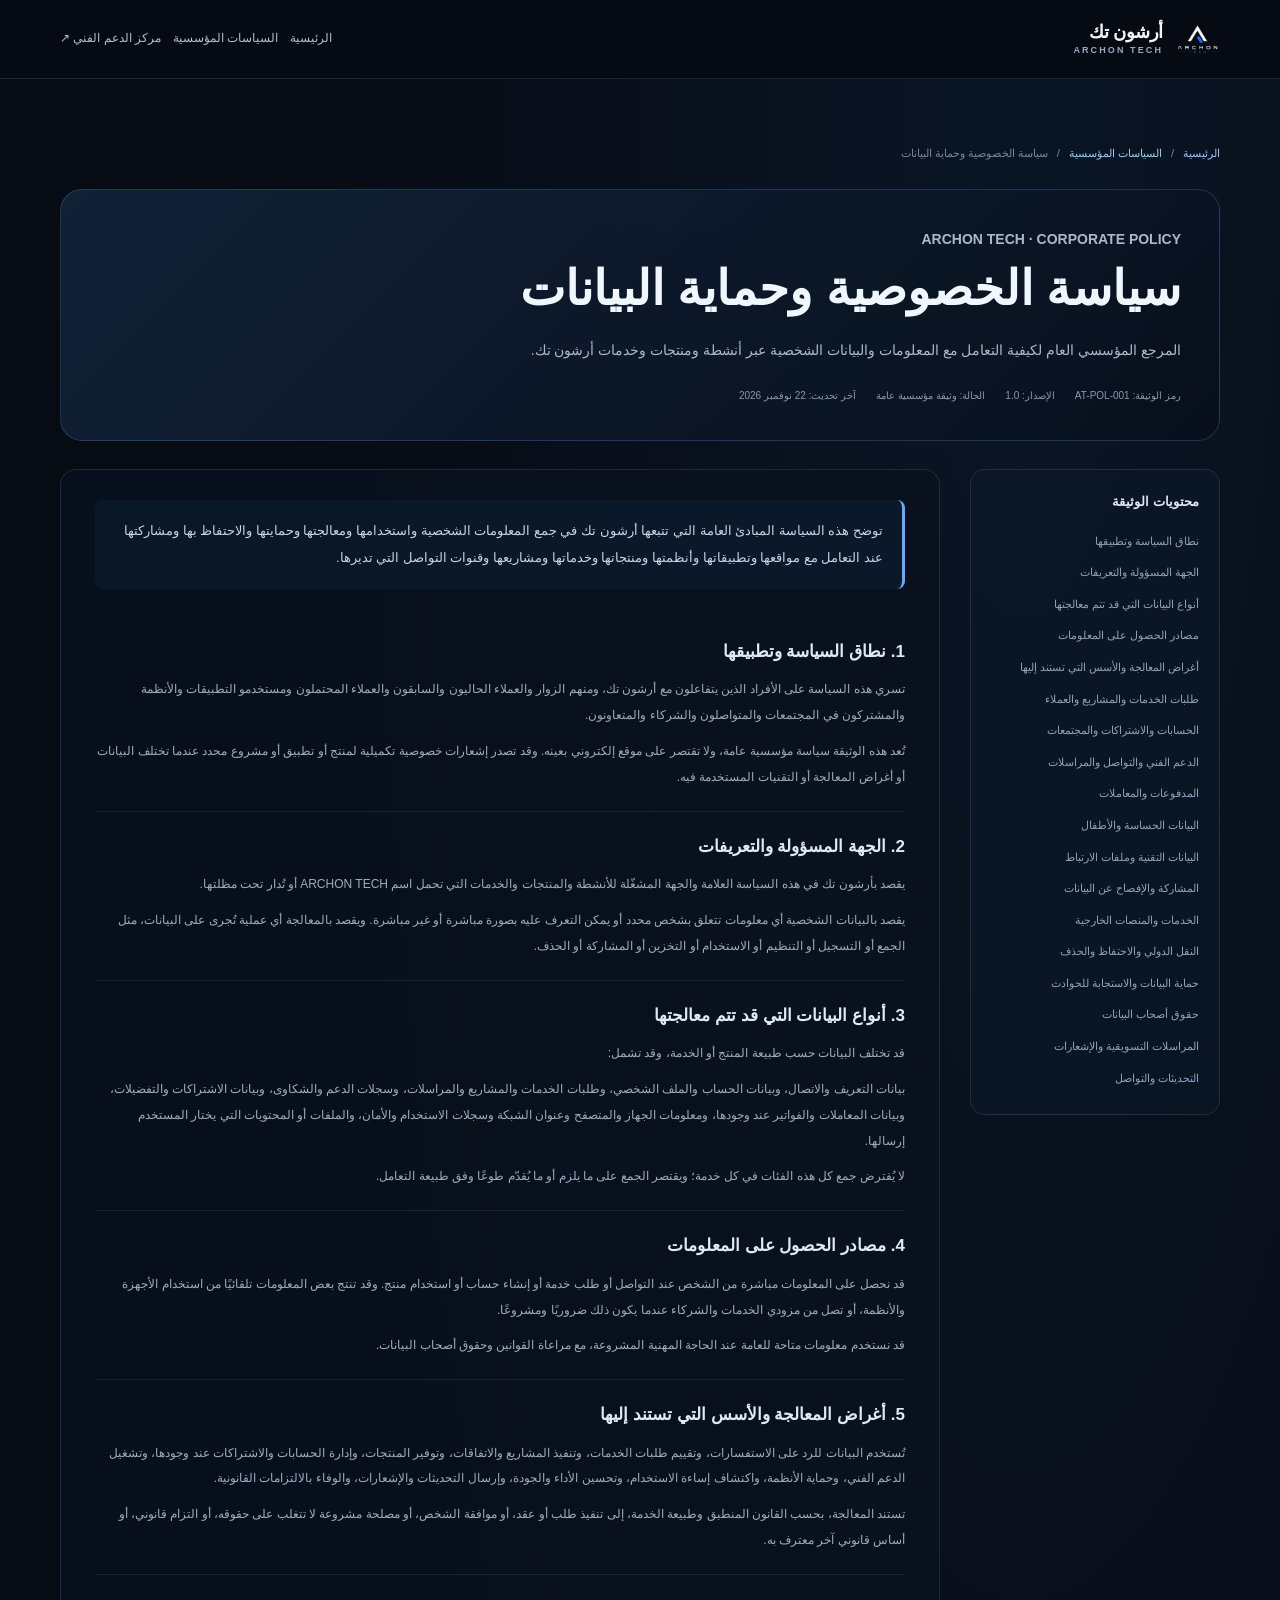
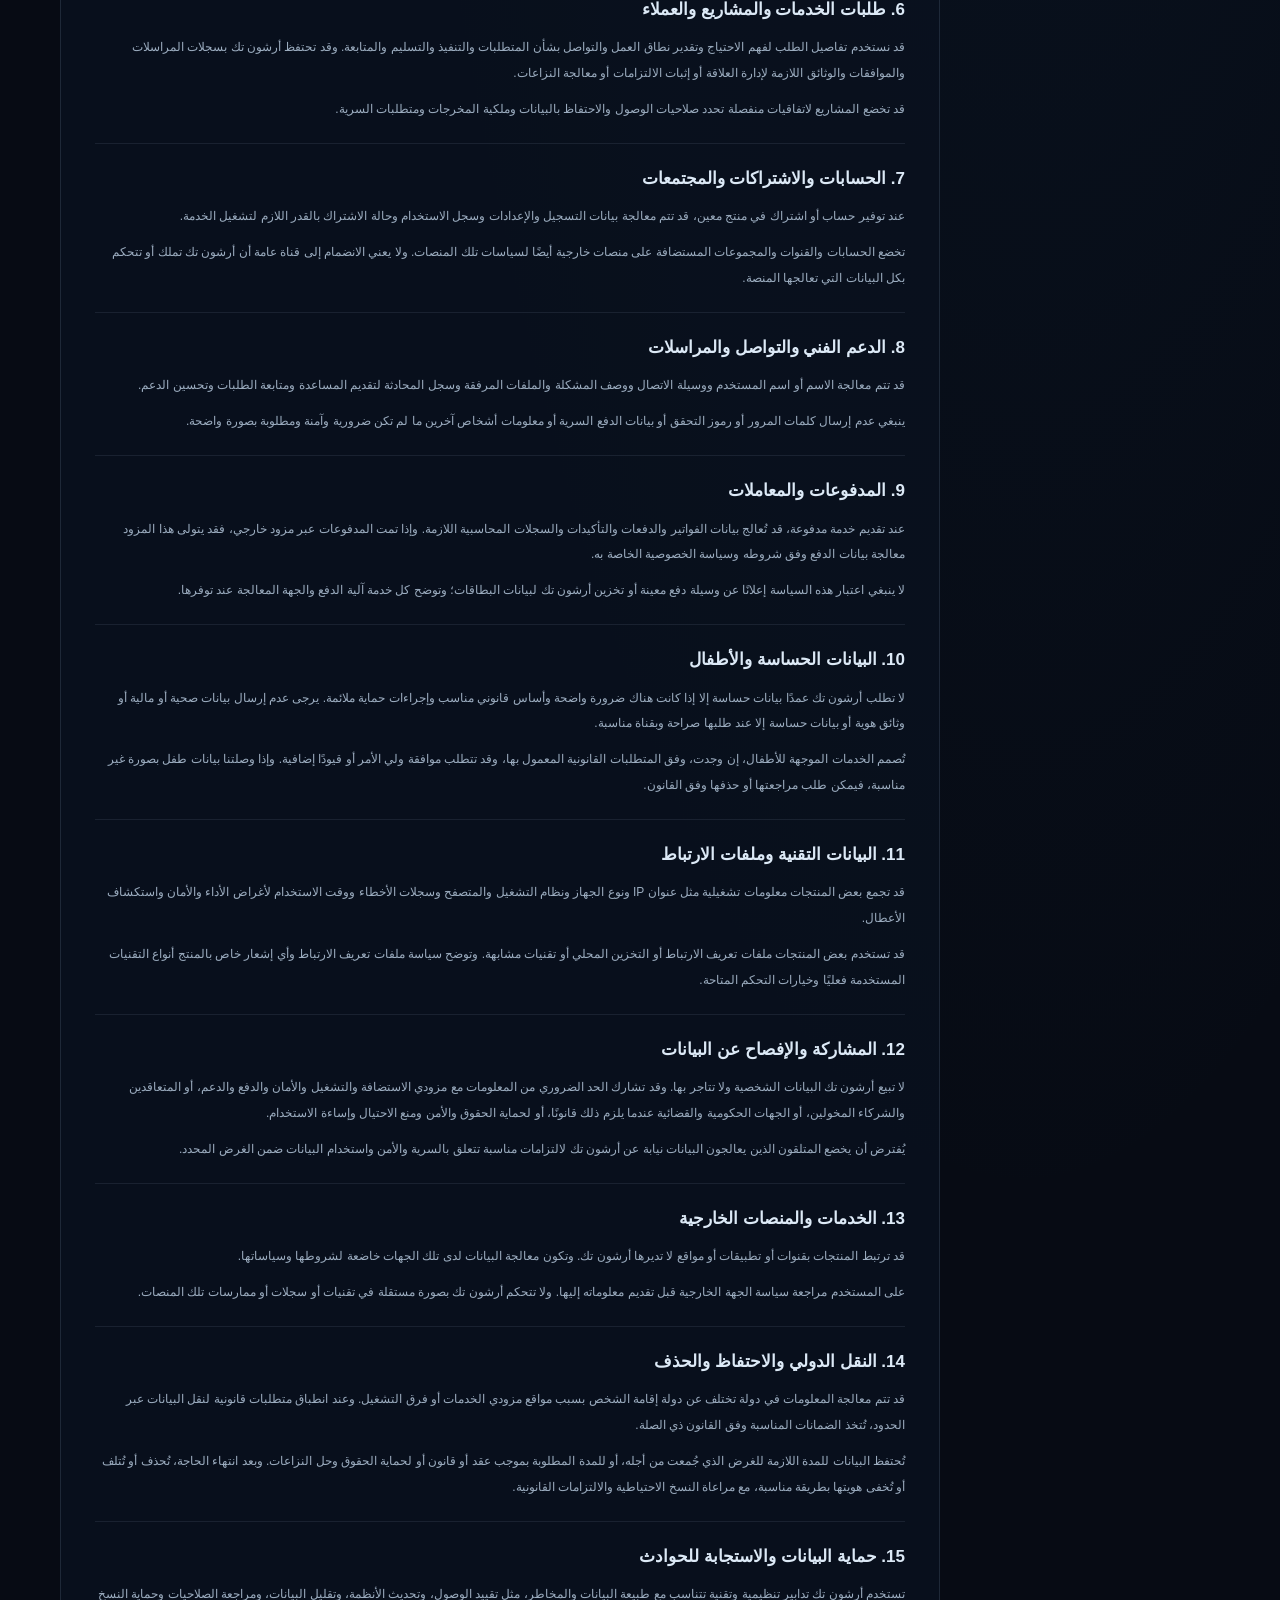
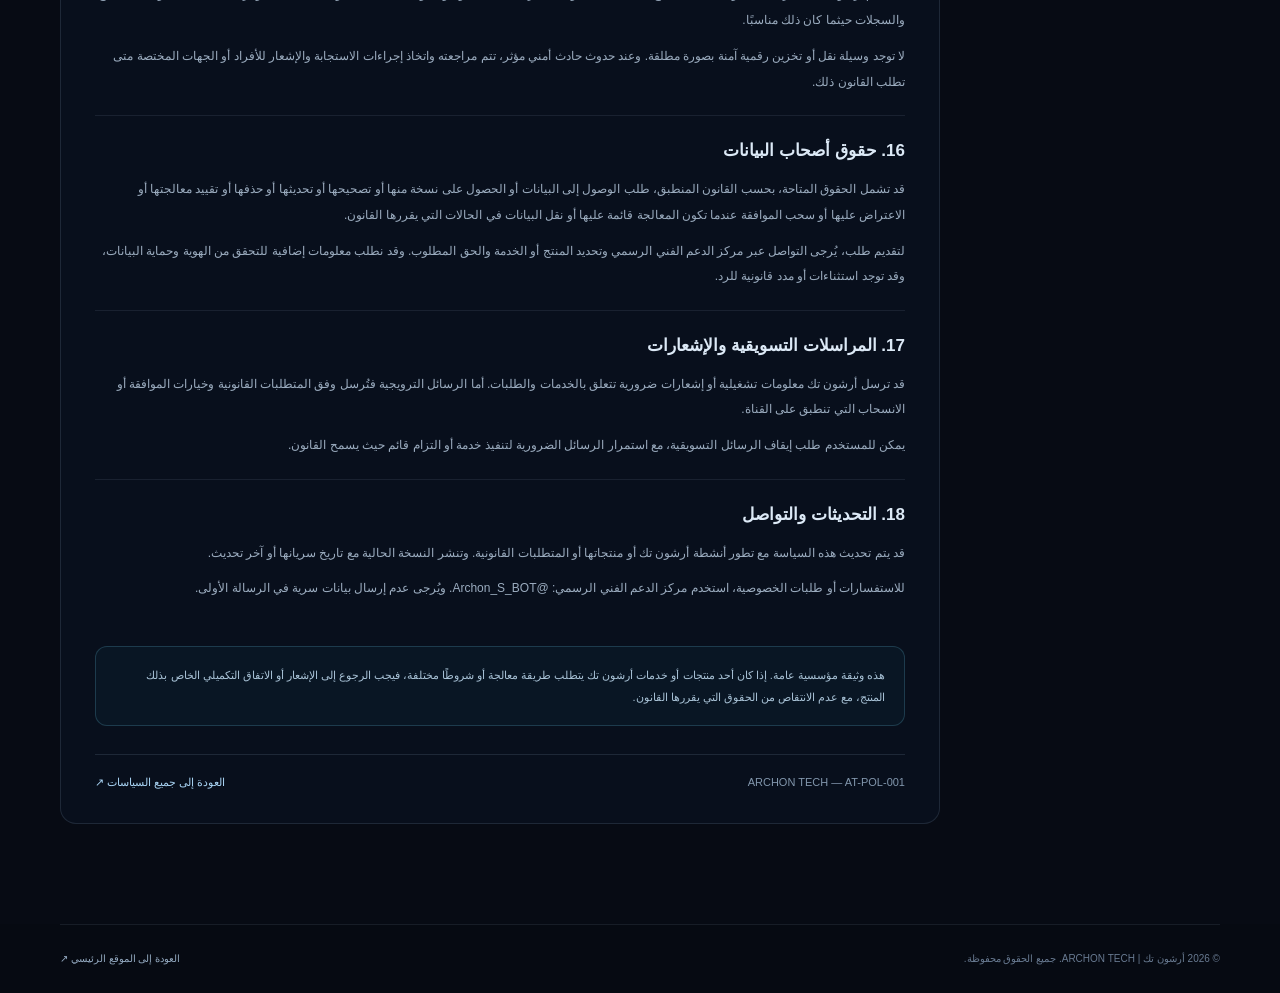
<file: policies/privacy-policy.html>
<!doctype html>
<html lang="ar" dir="rtl">
<head>
  <meta charset="utf-8">
  <meta name="viewport" content="width=device-width, initial-scale=1">
  <meta name="theme-color" content="#070b14">
  <meta name="robots" content="index, follow">
  <meta name="description" content="المرجع المؤسسي العام لكيفية التعامل مع المعلومات والبيانات الشخصية عبر أنشطة ومنتجات وخدمات أرشون تك.">
  <title>سياسة الخصوصية وحماية البيانات | أرشون تك — ARCHON TECH</title>
  <link rel="icon" type="image/svg+xml" href="../assets/icons/favicon.svg?v=1.3.0">
<link rel="icon" type="image/png" sizes="32x32" href="../assets/icons/favicon-32.png?v=1.3.0">
<link rel="icon" type="image/png" sizes="16x16" href="../assets/icons/favicon-16.png?v=1.3.0">
<link rel="apple-touch-icon" sizes="180x180" href="../assets/icons/apple-touch-icon.png?v=1.3.0">
  <link rel="stylesheet" href="../style.css">
  <script src="../script.js" defer></script>
  <meta property="og:type" content="website">
  <meta property="og:locale" content="ar_YE">
  <meta property="og:site_name" content="أرشون تك | ARCHON TECH">
  <meta property="og:title" content="سياسة الخصوصية وحماية البيانات | أرشون تك — ARCHON TECH">
  <meta property="og:description" content="المرجع المؤسسي العام لكيفية التعامل مع المعلومات والبيانات الشخصية عبر أنشطة ومنتجات وخدمات أرشون تك.">
  <meta name="twitter:title" content="سياسة الخصوصية وحماية البيانات | أرشون تك — ARCHON TECH">
  <meta name="twitter:description" content="المرجع المؤسسي العام لكيفية التعامل مع المعلومات والبيانات الشخصية عبر أنشطة ومنتجات وخدمات أرشون تك.">
  <meta name="twitter:card" content="summary">
</head>
<body>
  <a class="skip-link" href="#policy-content">انتقل إلى محتوى الوثيقة</a>
  <header class="policy-header">
    <div class="container policy-header-inner">
      <a class="brand" href="../index.html" aria-label="أرشون تك، الصفحة الرئيسية">
        <img class="brand-mark" src="../assets/images/archon-tech-logo.png" alt="شعار أرشون تك" width="45" height="45">
        <span class="brand-copy"><span class="brand-name">أرشون تك</span><span class="brand-en" lang="en" dir="ltr">ARCHON TECH</span></span>
      </a>
      <div class="policy-header-actions"><a href="../index.html">الرئيسية</a><a href="index.html">السياسات المؤسسية</a><a href="https://t.me/Archon_S_BOT" target="_blank" rel="noopener noreferrer">مركز الدعم الفني ↗</a></div>
    </div>
  </header>

  <main class="policy-main" id="policy-content">
    <div class="container">
      <nav class="policy-breadcrumb" aria-label="مسار التنقل"><a href="../index.html">الرئيسية</a><span aria-hidden="true">/</span><a href="index.html">السياسات المؤسسية</a><span aria-hidden="true">/</span><span>سياسة الخصوصية وحماية البيانات</span></nav>
      <header class="policy-hero">
        <p class="policy-kicker">ARCHON TECH · CORPORATE POLICY</p>
        <h1>سياسة الخصوصية وحماية البيانات</h1>
        <p>المرجع المؤسسي العام لكيفية التعامل مع المعلومات والبيانات الشخصية عبر أنشطة ومنتجات وخدمات أرشون تك.</p>
        <div class="policy-meta"><span>رمز الوثيقة: AT-POL-001</span><span>الإصدار: 1.0</span><span>الحالة: وثيقة مؤسسية عامة</span><span>آخر تحديث: 22 نوفمبر 2026</span></div>
      </header>
      <div class="policy-layout">
        <nav class="policy-toc" aria-label="محتويات الوثيقة"><h2>محتويات الوثيقة</h2><a href="#section-1">نطاق السياسة وتطبيقها</a><a href="#section-2">الجهة المسؤولة والتعريفات</a><a href="#section-3">أنواع البيانات التي قد تتم معالجتها</a><a href="#section-4">مصادر الحصول على المعلومات</a><a href="#section-5">أغراض المعالجة والأسس التي تستند إليها</a><a href="#section-6">طلبات الخدمات والمشاريع والعملاء</a><a href="#section-7">الحسابات والاشتراكات والمجتمعات</a><a href="#section-8">الدعم الفني والتواصل والمراسلات</a><a href="#section-9">المدفوعات والمعاملات</a><a href="#section-10">البيانات الحساسة والأطفال</a><a href="#section-11">البيانات التقنية وملفات الارتباط</a><a href="#section-12">المشاركة والإفصاح عن البيانات</a><a href="#section-13">الخدمات والمنصات الخارجية</a><a href="#section-14">النقل الدولي والاحتفاظ والحذف</a><a href="#section-15">حماية البيانات والاستجابة للحوادث</a><a href="#section-16">حقوق أصحاب البيانات</a><a href="#section-17">المراسلات التسويقية والإشعارات</a><a href="#section-18">التحديثات والتواصل</a></nav>
        <article class="policy-document">
          <p class="policy-intro">توضح هذه السياسة المبادئ العامة التي تتبعها أرشون تك في جمع المعلومات الشخصية واستخدامها ومعالجتها وحمايتها والاحتفاظ بها ومشاركتها عند التعامل مع مواقعها وتطبيقاتها وأنظمتها ومنتجاتها وخدماتها ومشاريعها وقنوات التواصل التي تديرها.</p>
          <section class="policy-section" id="section-1"><h2>1. نطاق السياسة وتطبيقها</h2><p>تسري هذه السياسة على الأفراد الذين يتفاعلون مع أرشون تك، ومنهم الزوار والعملاء الحاليون والسابقون والعملاء المحتملون ومستخدمو التطبيقات والأنظمة والمشتركون في المجتمعات والمتواصلون والشركاء والمتعاونون.</p><p>تُعد هذه الوثيقة سياسة مؤسسية عامة، ولا تقتصر على موقع إلكتروني بعينه. وقد تصدر إشعارات خصوصية تكميلية لمنتج أو تطبيق أو مشروع محدد عندما تختلف البيانات أو أغراض المعالجة أو التقنيات المستخدمة فيه.</p></section><section class="policy-section" id="section-2"><h2>2. الجهة المسؤولة والتعريفات</h2><p>يقصد بأرشون تك في هذه السياسة العلامة والجهة المشغّلة للأنشطة والمنتجات والخدمات التي تحمل اسم ARCHON TECH أو تُدار تحت مظلتها.</p><p>يقصد بالبيانات الشخصية أي معلومات تتعلق بشخص محدد أو يمكن التعرف عليه بصورة مباشرة أو غير مباشرة. ويقصد بالمعالجة أي عملية تُجرى على البيانات، مثل الجمع أو التسجيل أو التنظيم أو الاستخدام أو التخزين أو المشاركة أو الحذف.</p></section><section class="policy-section" id="section-3"><h2>3. أنواع البيانات التي قد تتم معالجتها</h2><p>قد تختلف البيانات حسب طبيعة المنتج أو الخدمة، وقد تشمل:</p><p>بيانات التعريف والاتصال، وبيانات الحساب والملف الشخصي، وطلبات الخدمات والمشاريع والمراسلات، وسجلات الدعم والشكاوى، وبيانات الاشتراكات والتفضيلات، وبيانات المعاملات والفواتير عند وجودها، ومعلومات الجهاز والمتصفح وعنوان الشبكة وسجلات الاستخدام والأمان، والملفات أو المحتويات التي يختار المستخدم إرسالها.</p><p>لا يُفترض جمع كل هذه الفئات في كل خدمة؛ ويقتصر الجمع على ما يلزم أو ما يُقدّم طوعًا وفق طبيعة التعامل.</p></section><section class="policy-section" id="section-4"><h2>4. مصادر الحصول على المعلومات</h2><p>قد نحصل على المعلومات مباشرة من الشخص عند التواصل أو طلب خدمة أو إنشاء حساب أو استخدام منتج. وقد تنتج بعض المعلومات تلقائيًا من استخدام الأجهزة والأنظمة، أو تصل من مزودي الخدمات والشركاء عندما يكون ذلك ضروريًا ومشروعًا.</p><p>قد نستخدم معلومات متاحة للعامة عند الحاجة المهنية المشروعة، مع مراعاة القوانين وحقوق أصحاب البيانات.</p></section><section class="policy-section" id="section-5"><h2>5. أغراض المعالجة والأسس التي تستند إليها</h2><p>تُستخدم البيانات للرد على الاستفسارات، وتقييم طلبات الخدمات، وتنفيذ المشاريع والاتفاقات، وتوفير المنتجات، وإدارة الحسابات والاشتراكات عند وجودها، وتشغيل الدعم الفني، وحماية الأنظمة، واكتشاف إساءة الاستخدام، وتحسين الأداء والجودة، وإرسال التحديثات والإشعارات، والوفاء بالالتزامات القانونية.</p><p>تستند المعالجة، بحسب القانون المنطبق وطبيعة الخدمة، إلى تنفيذ طلب أو عقد، أو موافقة الشخص، أو مصلحة مشروعة لا تتغلب على حقوقه، أو التزام قانوني، أو أساس قانوني آخر معترف به.</p></section><section class="policy-section" id="section-6"><h2>6. طلبات الخدمات والمشاريع والعملاء</h2><p>قد نستخدم تفاصيل الطلب لفهم الاحتياج وتقدير نطاق العمل والتواصل بشأن المتطلبات والتنفيذ والتسليم والمتابعة. وقد تحتفظ أرشون تك بسجلات المراسلات والموافقات والوثائق اللازمة لإدارة العلاقة أو إثبات الالتزامات أو معالجة النزاعات.</p><p>قد تخضع المشاريع لاتفاقيات منفصلة تحدد صلاحيات الوصول والاحتفاظ بالبيانات وملكية المخرجات ومتطلبات السرية.</p></section><section class="policy-section" id="section-7"><h2>7. الحسابات والاشتراكات والمجتمعات</h2><p>عند توفير حساب أو اشتراك في منتج معين، قد تتم معالجة بيانات التسجيل والإعدادات وسجل الاستخدام وحالة الاشتراك بالقدر اللازم لتشغيل الخدمة.</p><p>تخضع الحسابات والقنوات والمجموعات المستضافة على منصات خارجية أيضًا لسياسات تلك المنصات. ولا يعني الانضمام إلى قناة عامة أن أرشون تك تملك أو تتحكم بكل البيانات التي تعالجها المنصة.</p></section><section class="policy-section" id="section-8"><h2>8. الدعم الفني والتواصل والمراسلات</h2><p>قد تتم معالجة الاسم أو اسم المستخدم ووسيلة الاتصال ووصف المشكلة والملفات المرفقة وسجل المحادثة لتقديم المساعدة ومتابعة الطلبات وتحسين الدعم.</p><p>ينبغي عدم إرسال كلمات المرور أو رموز التحقق أو بيانات الدفع السرية أو معلومات أشخاص آخرين ما لم تكن ضرورية وآمنة ومطلوبة بصورة واضحة.</p></section><section class="policy-section" id="section-9"><h2>9. المدفوعات والمعاملات</h2><p>عند تقديم خدمة مدفوعة، قد تُعالج بيانات الفواتير والدفعات والتأكيدات والسجلات المحاسبية اللازمة. وإذا تمت المدفوعات عبر مزود خارجي، فقد يتولى هذا المزود معالجة بيانات الدفع وفق شروطه وسياسة الخصوصية الخاصة به.</p><p>لا ينبغي اعتبار هذه السياسة إعلانًا عن وسيلة دفع معينة أو تخزين أرشون تك لبيانات البطاقات؛ وتوضح كل خدمة آلية الدفع والجهة المعالجة عند توفرها.</p></section><section class="policy-section" id="section-10"><h2>10. البيانات الحساسة والأطفال</h2><p>لا تطلب أرشون تك عمدًا بيانات حساسة إلا إذا كانت هناك ضرورة واضحة وأساس قانوني مناسب وإجراءات حماية ملائمة. يرجى عدم إرسال بيانات صحية أو مالية أو وثائق هوية أو بيانات حساسة إلا عند طلبها صراحة وبقناة مناسبة.</p><p>تُصمم الخدمات الموجهة للأطفال، إن وجدت، وفق المتطلبات القانونية المعمول بها، وقد تتطلب موافقة ولي الأمر أو قيودًا إضافية. وإذا وصلتنا بيانات طفل بصورة غير مناسبة، فيمكن طلب مراجعتها أو حذفها وفق القانون.</p></section><section class="policy-section" id="section-11"><h2>11. البيانات التقنية وملفات الارتباط</h2><p>قد تجمع بعض المنتجات معلومات تشغيلية مثل عنوان IP ونوع الجهاز ونظام التشغيل والمتصفح وسجلات الأخطاء ووقت الاستخدام لأغراض الأداء والأمان واستكشاف الأعطال.</p><p>قد تستخدم بعض المنتجات ملفات تعريف الارتباط أو التخزين المحلي أو تقنيات مشابهة. وتوضح سياسة ملفات تعريف الارتباط وأي إشعار خاص بالمنتج أنواع التقنيات المستخدمة فعليًا وخيارات التحكم المتاحة.</p></section><section class="policy-section" id="section-12"><h2>12. المشاركة والإفصاح عن البيانات</h2><p>لا تبيع أرشون تك البيانات الشخصية ولا تتاجر بها. وقد تشارك الحد الضروري من المعلومات مع مزودي الاستضافة والتشغيل والأمان والدفع والدعم، أو المتعاقدين والشركاء المخولين، أو الجهات الحكومية والقضائية عندما يلزم ذلك قانونًا، أو لحماية الحقوق والأمن ومنع الاحتيال وإساءة الاستخدام.</p><p>يُفترض أن يخضع المتلقون الذين يعالجون البيانات نيابة عن أرشون تك لالتزامات مناسبة تتعلق بالسرية والأمن واستخدام البيانات ضمن الغرض المحدد.</p></section><section class="policy-section" id="section-13"><h2>13. الخدمات والمنصات الخارجية</h2><p>قد ترتبط المنتجات بقنوات أو تطبيقات أو مواقع لا تديرها أرشون تك. وتكون معالجة البيانات لدى تلك الجهات خاضعة لشروطها وسياساتها.</p><p>على المستخدم مراجعة سياسة الجهة الخارجية قبل تقديم معلوماته إليها. ولا تتحكم أرشون تك بصورة مستقلة في تقنيات أو سجلات أو ممارسات تلك المنصات.</p></section><section class="policy-section" id="section-14"><h2>14. النقل الدولي والاحتفاظ والحذف</h2><p>قد تتم معالجة المعلومات في دولة تختلف عن دولة إقامة الشخص بسبب مواقع مزودي الخدمات أو فرق التشغيل. وعند انطباق متطلبات قانونية لنقل البيانات عبر الحدود، تُتخذ الضمانات المناسبة وفق القانون ذي الصلة.</p><p>تُحتفظ البيانات للمدة اللازمة للغرض الذي جُمعت من أجله، أو للمدة المطلوبة بموجب عقد أو قانون أو لحماية الحقوق وحل النزاعات. وبعد انتهاء الحاجة، تُحذف أو تُتلف أو تُخفى هويتها بطريقة مناسبة، مع مراعاة النسخ الاحتياطية والالتزامات القانونية.</p></section><section class="policy-section" id="section-15"><h2>15. حماية البيانات والاستجابة للحوادث</h2><p>تستخدم أرشون تك تدابير تنظيمية وتقنية تتناسب مع طبيعة البيانات والمخاطر، مثل تقييد الوصول، وتحديث الأنظمة، وتقليل البيانات، ومراجعة الصلاحيات وحماية النسخ والسجلات حيثما كان ذلك مناسبًا.</p><p>لا توجد وسيلة نقل أو تخزين رقمية آمنة بصورة مطلقة. وعند حدوث حادث أمني مؤثر، تتم مراجعته واتخاذ إجراءات الاستجابة والإشعار للأفراد أو الجهات المختصة متى تطلب القانون ذلك.</p></section><section class="policy-section" id="section-16"><h2>16. حقوق أصحاب البيانات</h2><p>قد تشمل الحقوق المتاحة، بحسب القانون المنطبق، طلب الوصول إلى البيانات أو الحصول على نسخة منها أو تصحيحها أو تحديثها أو حذفها أو تقييد معالجتها أو الاعتراض عليها أو سحب الموافقة عندما تكون المعالجة قائمة عليها أو نقل البيانات في الحالات التي يقررها القانون.</p><p>لتقديم طلب، يُرجى التواصل عبر مركز الدعم الفني الرسمي وتحديد المنتج أو الخدمة والحق المطلوب. وقد نطلب معلومات إضافية للتحقق من الهوية وحماية البيانات، وقد توجد استثناءات أو مدد قانونية للرد.</p></section><section class="policy-section" id="section-17"><h2>17. المراسلات التسويقية والإشعارات</h2><p>قد ترسل أرشون تك معلومات تشغيلية أو إشعارات ضرورية تتعلق بالخدمات والطلبات. أما الرسائل الترويجية فتُرسل وفق المتطلبات القانونية وخيارات الموافقة أو الانسحاب التي تنطبق على القناة.</p><p>يمكن للمستخدم طلب إيقاف الرسائل التسويقية، مع استمرار الرسائل الضرورية لتنفيذ خدمة أو التزام قائم حيث يسمح القانون.</p></section><section class="policy-section" id="section-18"><h2>18. التحديثات والتواصل</h2><p>قد يتم تحديث هذه السياسة مع تطور أنشطة أرشون تك أو منتجاتها أو المتطلبات القانونية. وتنشر النسخة الحالية مع تاريخ سريانها أو آخر تحديث.</p><p>للاستفسارات أو طلبات الخصوصية، استخدم مركز الدعم الفني الرسمي: <a href="https://t.me/Archon_S_BOT" target="_blank" rel="noopener noreferrer">@Archon_S_BOT</a>. ويُرجى عدم إرسال بيانات سرية في الرسالة الأولى.</p></section>
          <div class="policy-callout">هذه وثيقة مؤسسية عامة. إذا كان أحد منتجات أو خدمات أرشون تك يتطلب طريقة معالجة أو شروطًا مختلفة، فيجب الرجوع إلى الإشعار أو الاتفاق التكميلي الخاص بذلك المنتج، مع عدم الانتقاص من الحقوق التي يقررها القانون.</div>
          <div class="policy-doc-footer"><span>ARCHON TECH — AT-POL-001</span><a href="index.html">العودة إلى جميع السياسات ↗</a></div>
        </article>
      </div>
    </div>
  </main>
  <footer class="site-footer"><div class="container footer-bottom"><p>© <span id="current-year">2026</span> أرشون تك | ARCHON TECH. جميع الحقوق محفوظة.</p><a class="back-to-top" href="../index.html">العودة إلى الموقع الرئيسي ↗</a></div></footer>
</body>
</html>
</file>
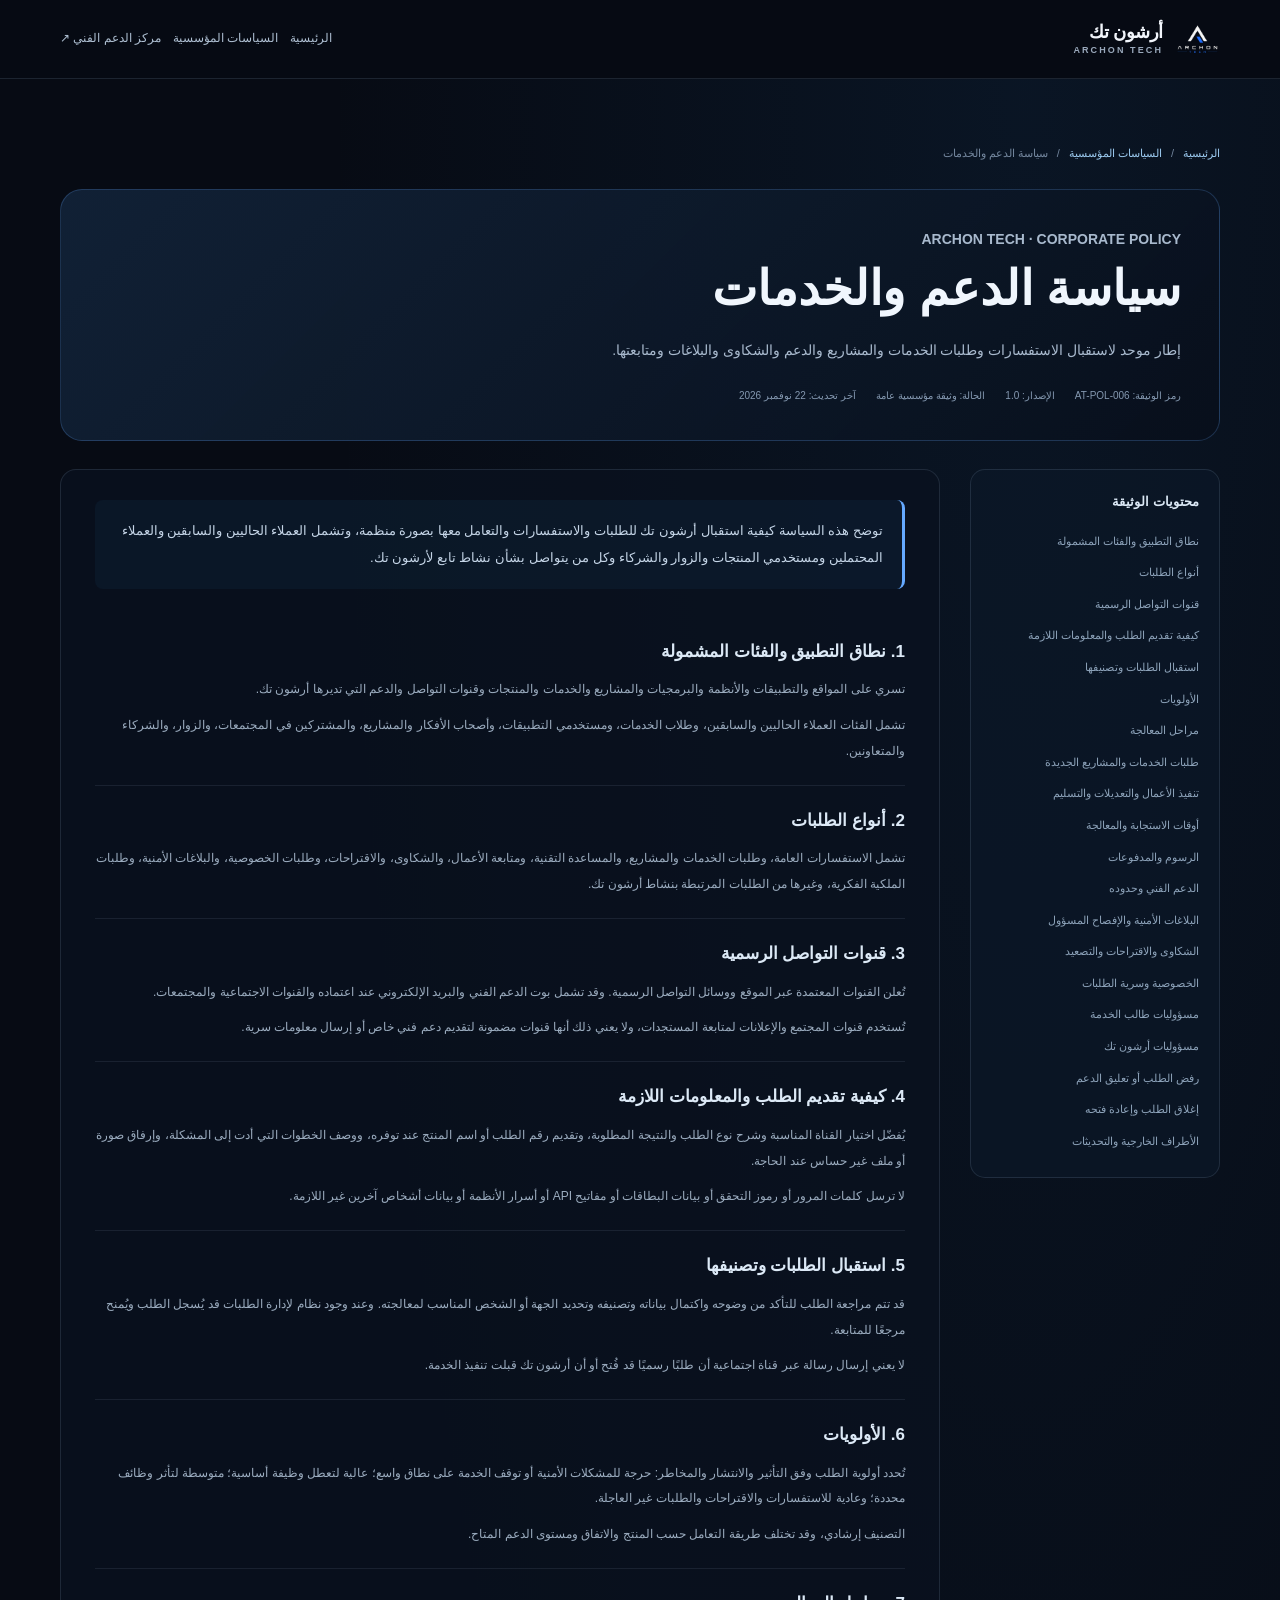
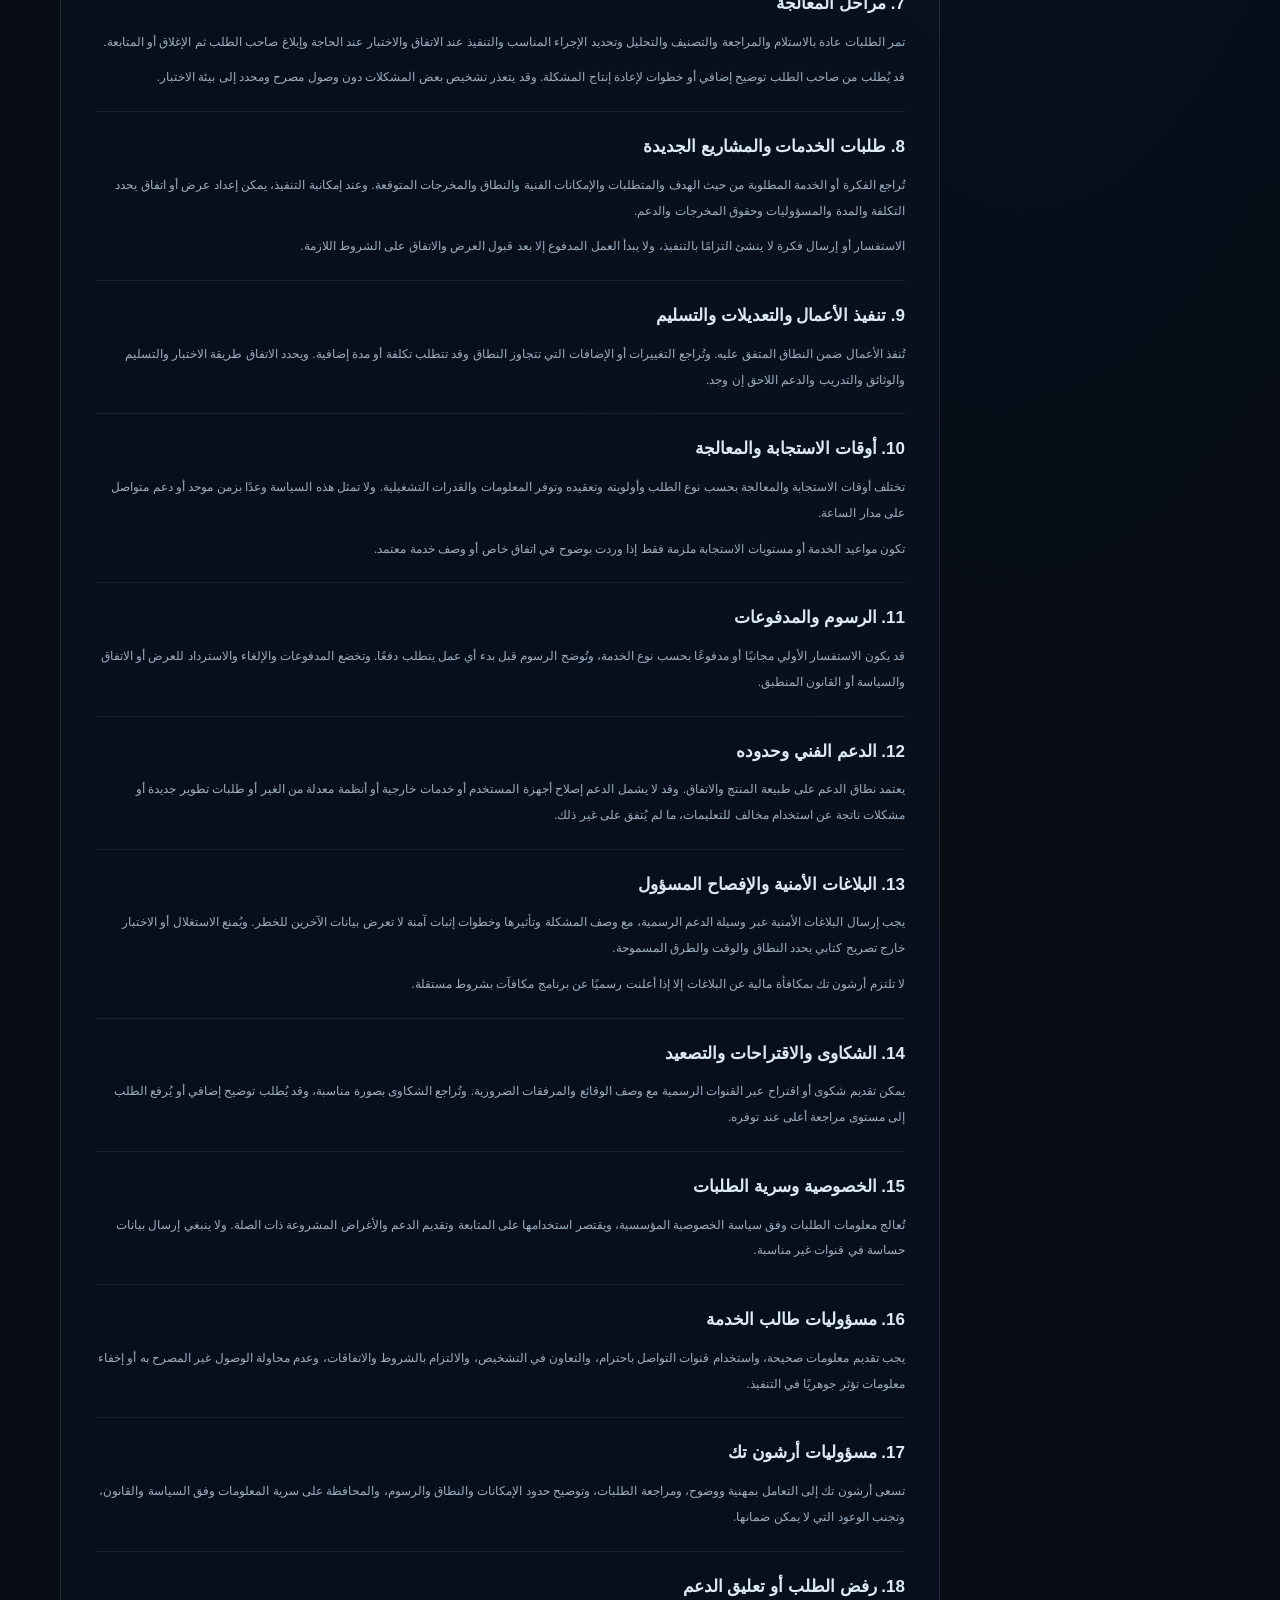
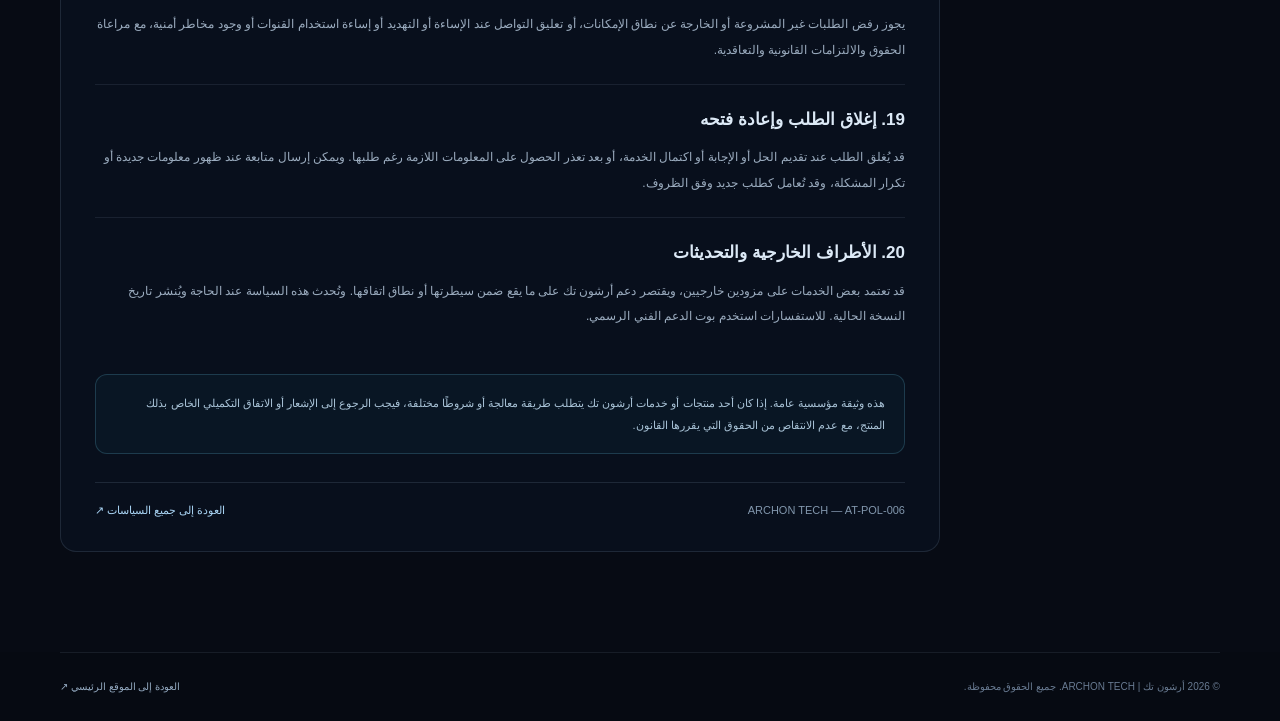
<file: policies/support-services.html>
<!doctype html>
<html lang="ar" dir="rtl">
<head>
  <meta charset="utf-8">
  <meta name="viewport" content="width=device-width, initial-scale=1">
  <meta name="theme-color" content="#070b14">
  <meta name="robots" content="index, follow">
  <meta name="description" content="إطار موحد لاستقبال الاستفسارات وطلبات الخدمات والمشاريع والدعم والشكاوى والبلاغات ومتابعتها.">
  <title>سياسة الدعم والخدمات | أرشون تك — ARCHON TECH</title>
  <link rel="icon" type="image/svg+xml" href="../assets/icons/favicon.svg?v=1.3.0">
<link rel="icon" type="image/png" sizes="32x32" href="../assets/icons/favicon-32.png?v=1.3.0">
<link rel="icon" type="image/png" sizes="16x16" href="../assets/icons/favicon-16.png?v=1.3.0">
<link rel="apple-touch-icon" sizes="180x180" href="../assets/icons/apple-touch-icon.png?v=1.3.0">
  <link rel="stylesheet" href="../style.css">
  <script src="../script.js" defer></script>
  <meta property="og:type" content="website">
  <meta property="og:locale" content="ar_YE">
  <meta property="og:site_name" content="أرشون تك | ARCHON TECH">
  <meta property="og:title" content="سياسة الدعم والخدمات | أرشون تك — ARCHON TECH">
  <meta property="og:description" content="إطار موحد لاستقبال الاستفسارات وطلبات الخدمات والمشاريع والدعم والشكاوى والبلاغات ومتابعتها.">
  <meta name="twitter:title" content="سياسة الدعم والخدمات | أرشون تك — ARCHON TECH">
  <meta name="twitter:description" content="إطار موحد لاستقبال الاستفسارات وطلبات الخدمات والمشاريع والدعم والشكاوى والبلاغات ومتابعتها.">
  <meta name="twitter:card" content="summary">
</head>
<body>
  <a class="skip-link" href="#policy-content">انتقل إلى محتوى الوثيقة</a>
  <header class="policy-header">
    <div class="container policy-header-inner">
      <a class="brand" href="../index.html" aria-label="أرشون تك، الصفحة الرئيسية">
        <img class="brand-mark" src="../assets/images/archon-tech-logo.png" alt="شعار أرشون تك" width="45" height="45">
        <span class="brand-copy"><span class="brand-name">أرشون تك</span><span class="brand-en" lang="en" dir="ltr">ARCHON TECH</span></span>
      </a>
      <div class="policy-header-actions"><a href="../index.html">الرئيسية</a><a href="index.html">السياسات المؤسسية</a><a href="https://t.me/Archon_S_BOT" target="_blank" rel="noopener noreferrer">مركز الدعم الفني ↗</a></div>
    </div>
  </header>

  <main class="policy-main" id="policy-content">
    <div class="container">
      <nav class="policy-breadcrumb" aria-label="مسار التنقل"><a href="../index.html">الرئيسية</a><span aria-hidden="true">/</span><a href="index.html">السياسات المؤسسية</a><span aria-hidden="true">/</span><span>سياسة الدعم والخدمات</span></nav>
      <header class="policy-hero">
        <p class="policy-kicker">ARCHON TECH · CORPORATE POLICY</p>
        <h1>سياسة الدعم والخدمات</h1>
        <p>إطار موحد لاستقبال الاستفسارات وطلبات الخدمات والمشاريع والدعم والشكاوى والبلاغات ومتابعتها.</p>
        <div class="policy-meta"><span>رمز الوثيقة: AT-POL-006</span><span>الإصدار: 1.0</span><span>الحالة: وثيقة مؤسسية عامة</span><span>آخر تحديث: 22 نوفمبر 2026</span></div>
      </header>
      <div class="policy-layout">
        <nav class="policy-toc" aria-label="محتويات الوثيقة"><h2>محتويات الوثيقة</h2><a href="#section-1">نطاق التطبيق والفئات المشمولة</a><a href="#section-2">أنواع الطلبات</a><a href="#section-3">قنوات التواصل الرسمية</a><a href="#section-4">كيفية تقديم الطلب والمعلومات اللازمة</a><a href="#section-5">استقبال الطلبات وتصنيفها</a><a href="#section-6">الأولويات</a><a href="#section-7">مراحل المعالجة</a><a href="#section-8">طلبات الخدمات والمشاريع الجديدة</a><a href="#section-9">تنفيذ الأعمال والتعديلات والتسليم</a><a href="#section-10">أوقات الاستجابة والمعالجة</a><a href="#section-11">الرسوم والمدفوعات</a><a href="#section-12">الدعم الفني وحدوده</a><a href="#section-13">البلاغات الأمنية والإفصاح المسؤول</a><a href="#section-14">الشكاوى والاقتراحات والتصعيد</a><a href="#section-15">الخصوصية وسرية الطلبات</a><a href="#section-16">مسؤوليات طالب الخدمة</a><a href="#section-17">مسؤوليات أرشون تك</a><a href="#section-18">رفض الطلب أو تعليق الدعم</a><a href="#section-19">إغلاق الطلب وإعادة فتحه</a><a href="#section-20">الأطراف الخارجية والتحديثات</a></nav>
        <article class="policy-document">
          <p class="policy-intro">توضح هذه السياسة كيفية استقبال أرشون تك للطلبات والاستفسارات والتعامل معها بصورة منظمة، وتشمل العملاء الحاليين والسابقين والعملاء المحتملين ومستخدمي المنتجات والزوار والشركاء وكل من يتواصل بشأن نشاط تابع لأرشون تك.</p>
          <section class="policy-section" id="section-1"><h2>1. نطاق التطبيق والفئات المشمولة</h2><p>تسري على المواقع والتطبيقات والأنظمة والبرمجيات والمشاريع والخدمات والمنتجات وقنوات التواصل والدعم التي تديرها أرشون تك.</p><p>تشمل الفئات العملاء الحاليين والسابقين، وطلاب الخدمات، ومستخدمي التطبيقات، وأصحاب الأفكار والمشاريع، والمشتركين في المجتمعات، والزوار، والشركاء والمتعاونين.</p></section><section class="policy-section" id="section-2"><h2>2. أنواع الطلبات</h2><p>تشمل الاستفسارات العامة، وطلبات الخدمات والمشاريع، والمساعدة التقنية، ومتابعة الأعمال، والشكاوى، والاقتراحات، وطلبات الخصوصية، والبلاغات الأمنية، وطلبات الملكية الفكرية، وغيرها من الطلبات المرتبطة بنشاط أرشون تك.</p></section><section class="policy-section" id="section-3"><h2>3. قنوات التواصل الرسمية</h2><p>تُعلن القنوات المعتمدة عبر الموقع ووسائل التواصل الرسمية. وقد تشمل بوت الدعم الفني والبريد الإلكتروني عند اعتماده والقنوات الاجتماعية والمجتمعات.</p><p>تُستخدم قنوات المجتمع والإعلانات لمتابعة المستجدات، ولا يعني ذلك أنها قنوات مضمونة لتقديم دعم فني خاص أو إرسال معلومات سرية.</p></section><section class="policy-section" id="section-4"><h2>4. كيفية تقديم الطلب والمعلومات اللازمة</h2><p>يُفضّل اختيار القناة المناسبة وشرح نوع الطلب والنتيجة المطلوبة، وتقديم رقم الطلب أو اسم المنتج عند توفره، ووصف الخطوات التي أدت إلى المشكلة، وإرفاق صورة أو ملف غير حساس عند الحاجة.</p><p>لا ترسل كلمات المرور أو رموز التحقق أو بيانات البطاقات أو مفاتيح API أو أسرار الأنظمة أو بيانات أشخاص آخرين غير اللازمة.</p></section><section class="policy-section" id="section-5"><h2>5. استقبال الطلبات وتصنيفها</h2><p>قد تتم مراجعة الطلب للتأكد من وضوحه واكتمال بياناته وتصنيفه وتحديد الجهة أو الشخص المناسب لمعالجته. وعند وجود نظام لإدارة الطلبات قد يُسجل الطلب ويُمنح مرجعًا للمتابعة.</p><p>لا يعني إرسال رسالة عبر قناة اجتماعية أن طلبًا رسميًا قد فُتح أو أن أرشون تك قبلت تنفيذ الخدمة.</p></section><section class="policy-section" id="section-6"><h2>6. الأولويات</h2><p>تُحدد أولوية الطلب وفق التأثير والانتشار والمخاطر: حرجة للمشكلات الأمنية أو توقف الخدمة على نطاق واسع؛ عالية لتعطل وظيفة أساسية؛ متوسطة لتأثر وظائف محددة؛ وعادية للاستفسارات والاقتراحات والطلبات غير العاجلة.</p><p>التصنيف إرشادي، وقد تختلف طريقة التعامل حسب المنتج والاتفاق ومستوى الدعم المتاح.</p></section><section class="policy-section" id="section-7"><h2>7. مراحل المعالجة</h2><p>تمر الطلبات عادة بالاستلام والمراجعة والتصنيف والتحليل وتحديد الإجراء المناسب والتنفيذ عند الاتفاق والاختبار عند الحاجة وإبلاغ صاحب الطلب ثم الإغلاق أو المتابعة.</p><p>قد يُطلب من صاحب الطلب توضيح إضافي أو خطوات لإعادة إنتاج المشكلة. وقد يتعذر تشخيص بعض المشكلات دون وصول مصرح ومحدد إلى بيئة الاختبار.</p></section><section class="policy-section" id="section-8"><h2>8. طلبات الخدمات والمشاريع الجديدة</h2><p>تُراجع الفكرة أو الخدمة المطلوبة من حيث الهدف والمتطلبات والإمكانات الفنية والنطاق والمخرجات المتوقعة. وعند إمكانية التنفيذ، يمكن إعداد عرض أو اتفاق يحدد التكلفة والمدة والمسؤوليات وحقوق المخرجات والدعم.</p><p>الاستفسار أو إرسال فكرة لا ينشئ التزامًا بالتنفيذ، ولا يبدأ العمل المدفوع إلا بعد قبول العرض والاتفاق على الشروط اللازمة.</p></section><section class="policy-section" id="section-9"><h2>9. تنفيذ الأعمال والتعديلات والتسليم</h2><p>تُنفذ الأعمال ضمن النطاق المتفق عليه. وتُراجع التغييرات أو الإضافات التي تتجاوز النطاق وقد تتطلب تكلفة أو مدة إضافية. ويحدد الاتفاق طريقة الاختبار والتسليم والوثائق والتدريب والدعم اللاحق إن وجد.</p></section><section class="policy-section" id="section-10"><h2>10. أوقات الاستجابة والمعالجة</h2><p>تختلف أوقات الاستجابة والمعالجة بحسب نوع الطلب وأولويته وتعقيده وتوفر المعلومات والقدرات التشغيلية. ولا تمثل هذه السياسة وعدًا بزمن موحد أو دعم متواصل على مدار الساعة.</p><p>تكون مواعيد الخدمة أو مستويات الاستجابة ملزمة فقط إذا وردت بوضوح في اتفاق خاص أو وصف خدمة معتمد.</p></section><section class="policy-section" id="section-11"><h2>11. الرسوم والمدفوعات</h2><p>قد يكون الاستفسار الأولي مجانيًا أو مدفوعًا بحسب نوع الخدمة، وتُوضح الرسوم قبل بدء أي عمل يتطلب دفعًا. وتخضع المدفوعات والإلغاء والاسترداد للعرض أو الاتفاق والسياسة أو القانون المنطبق.</p></section><section class="policy-section" id="section-12"><h2>12. الدعم الفني وحدوده</h2><p>يعتمد نطاق الدعم على طبيعة المنتج والاتفاق. وقد لا يشمل الدعم إصلاح أجهزة المستخدم أو خدمات خارجية أو أنظمة معدلة من الغير أو طلبات تطوير جديدة أو مشكلات ناتجة عن استخدام مخالف للتعليمات، ما لم يُتفق على غير ذلك.</p></section><section class="policy-section" id="section-13"><h2>13. البلاغات الأمنية والإفصاح المسؤول</h2><p>يجب إرسال البلاغات الأمنية عبر وسيلة الدعم الرسمية، مع وصف المشكلة وتأثيرها وخطوات إثبات آمنة لا تعرض بيانات الآخرين للخطر. ويُمنع الاستغلال أو الاختبار خارج تصريح كتابي يحدد النطاق والوقت والطرق المسموحة.</p><p>لا تلتزم أرشون تك بمكافأة مالية عن البلاغات إلا إذا أعلنت رسميًا عن برنامج مكافآت بشروط مستقلة.</p></section><section class="policy-section" id="section-14"><h2>14. الشكاوى والاقتراحات والتصعيد</h2><p>يمكن تقديم شكوى أو اقتراح عبر القنوات الرسمية مع وصف الوقائع والمرفقات الضرورية. وتُراجع الشكاوى بصورة مناسبة، وقد يُطلب توضيح إضافي أو يُرفع الطلب إلى مستوى مراجعة أعلى عند توفره.</p></section><section class="policy-section" id="section-15"><h2>15. الخصوصية وسرية الطلبات</h2><p>تُعالج معلومات الطلبات وفق سياسة الخصوصية المؤسسية، ويقتصر استخدامها على المتابعة وتقديم الدعم والأغراض المشروعة ذات الصلة. ولا ينبغي إرسال بيانات حساسة في قنوات غير مناسبة.</p></section><section class="policy-section" id="section-16"><h2>16. مسؤوليات طالب الخدمة</h2><p>يجب تقديم معلومات صحيحة، واستخدام قنوات التواصل باحترام، والتعاون في التشخيص، والالتزام بالشروط والاتفاقات، وعدم محاولة الوصول غير المصرح به أو إخفاء معلومات تؤثر جوهريًا في التنفيذ.</p></section><section class="policy-section" id="section-17"><h2>17. مسؤوليات أرشون تك</h2><p>تسعى أرشون تك إلى التعامل بمهنية ووضوح، ومراجعة الطلبات، وتوضيح حدود الإمكانات والنطاق والرسوم، والمحافظة على سرية المعلومات وفق السياسة والقانون، وتجنب الوعود التي لا يمكن ضمانها.</p></section><section class="policy-section" id="section-18"><h2>18. رفض الطلب أو تعليق الدعم</h2><p>يجوز رفض الطلبات غير المشروعة أو الخارجة عن نطاق الإمكانات، أو تعليق التواصل عند الإساءة أو التهديد أو إساءة استخدام القنوات أو وجود مخاطر أمنية، مع مراعاة الحقوق والالتزامات القانونية والتعاقدية.</p></section><section class="policy-section" id="section-19"><h2>19. إغلاق الطلب وإعادة فتحه</h2><p>قد يُغلق الطلب عند تقديم الحل أو الإجابة أو اكتمال الخدمة، أو بعد تعذر الحصول على المعلومات اللازمة رغم طلبها. ويمكن إرسال متابعة عند ظهور معلومات جديدة أو تكرار المشكلة، وقد تُعامل كطلب جديد وفق الظروف.</p></section><section class="policy-section" id="section-20"><h2>20. الأطراف الخارجية والتحديثات</h2><p>قد تعتمد بعض الخدمات على مزودين خارجيين، ويقتصر دعم أرشون تك على ما يقع ضمن سيطرتها أو نطاق اتفاقها. وتُحدث هذه السياسة عند الحاجة ويُنشر تاريخ النسخة الحالية. للاستفسارات استخدم <a href="https://t.me/Archon_S_BOT" target="_blank" rel="noopener noreferrer">بوت الدعم الفني الرسمي</a>.</p></section>
          <div class="policy-callout">هذه وثيقة مؤسسية عامة. إذا كان أحد منتجات أو خدمات أرشون تك يتطلب طريقة معالجة أو شروطًا مختلفة، فيجب الرجوع إلى الإشعار أو الاتفاق التكميلي الخاص بذلك المنتج، مع عدم الانتقاص من الحقوق التي يقررها القانون.</div>
          <div class="policy-doc-footer"><span>ARCHON TECH — AT-POL-006</span><a href="index.html">العودة إلى جميع السياسات ↗</a></div>
        </article>
      </div>
    </div>
  </main>
  <footer class="site-footer"><div class="container footer-bottom"><p>© <span id="current-year">2026</span> أرشون تك | ARCHON TECH. جميع الحقوق محفوظة.</p><a class="back-to-top" href="../index.html">العودة إلى الموقع الرئيسي ↗</a></div></footer>
</body>
</html>
</file>
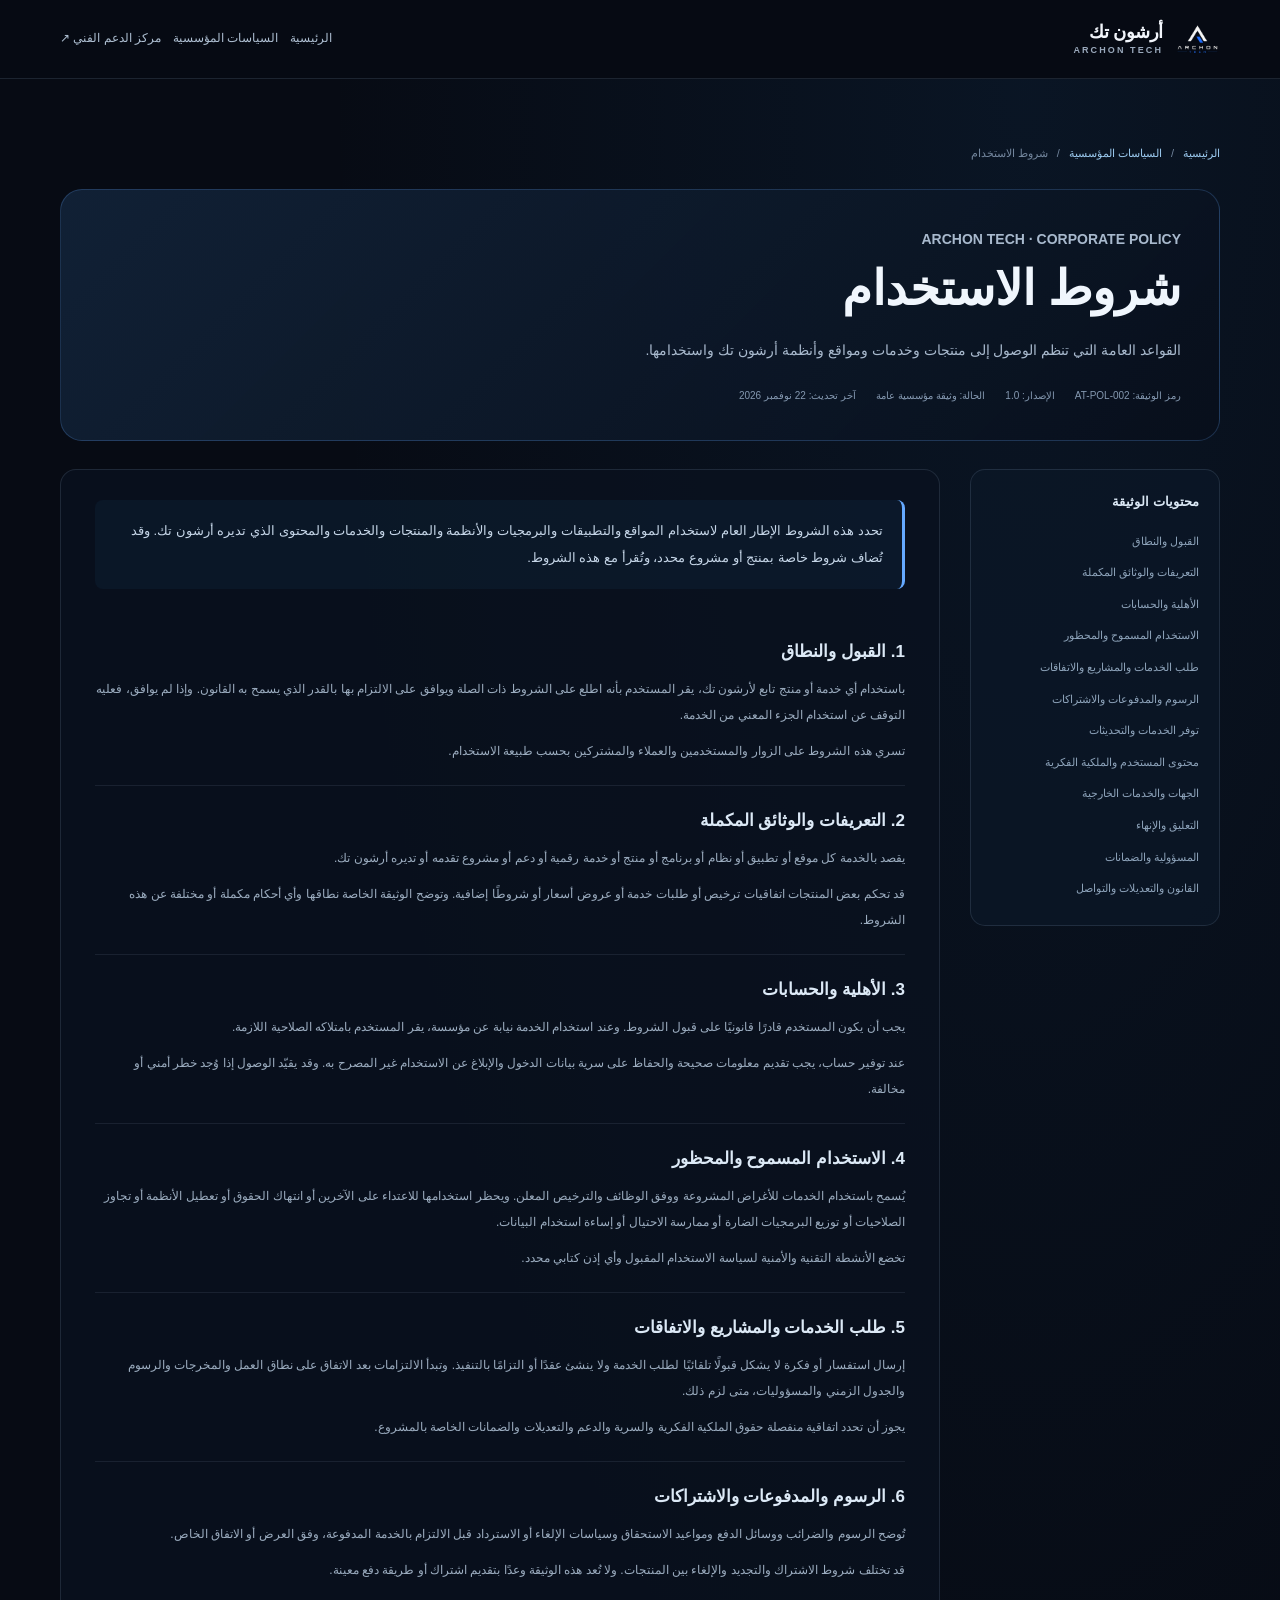
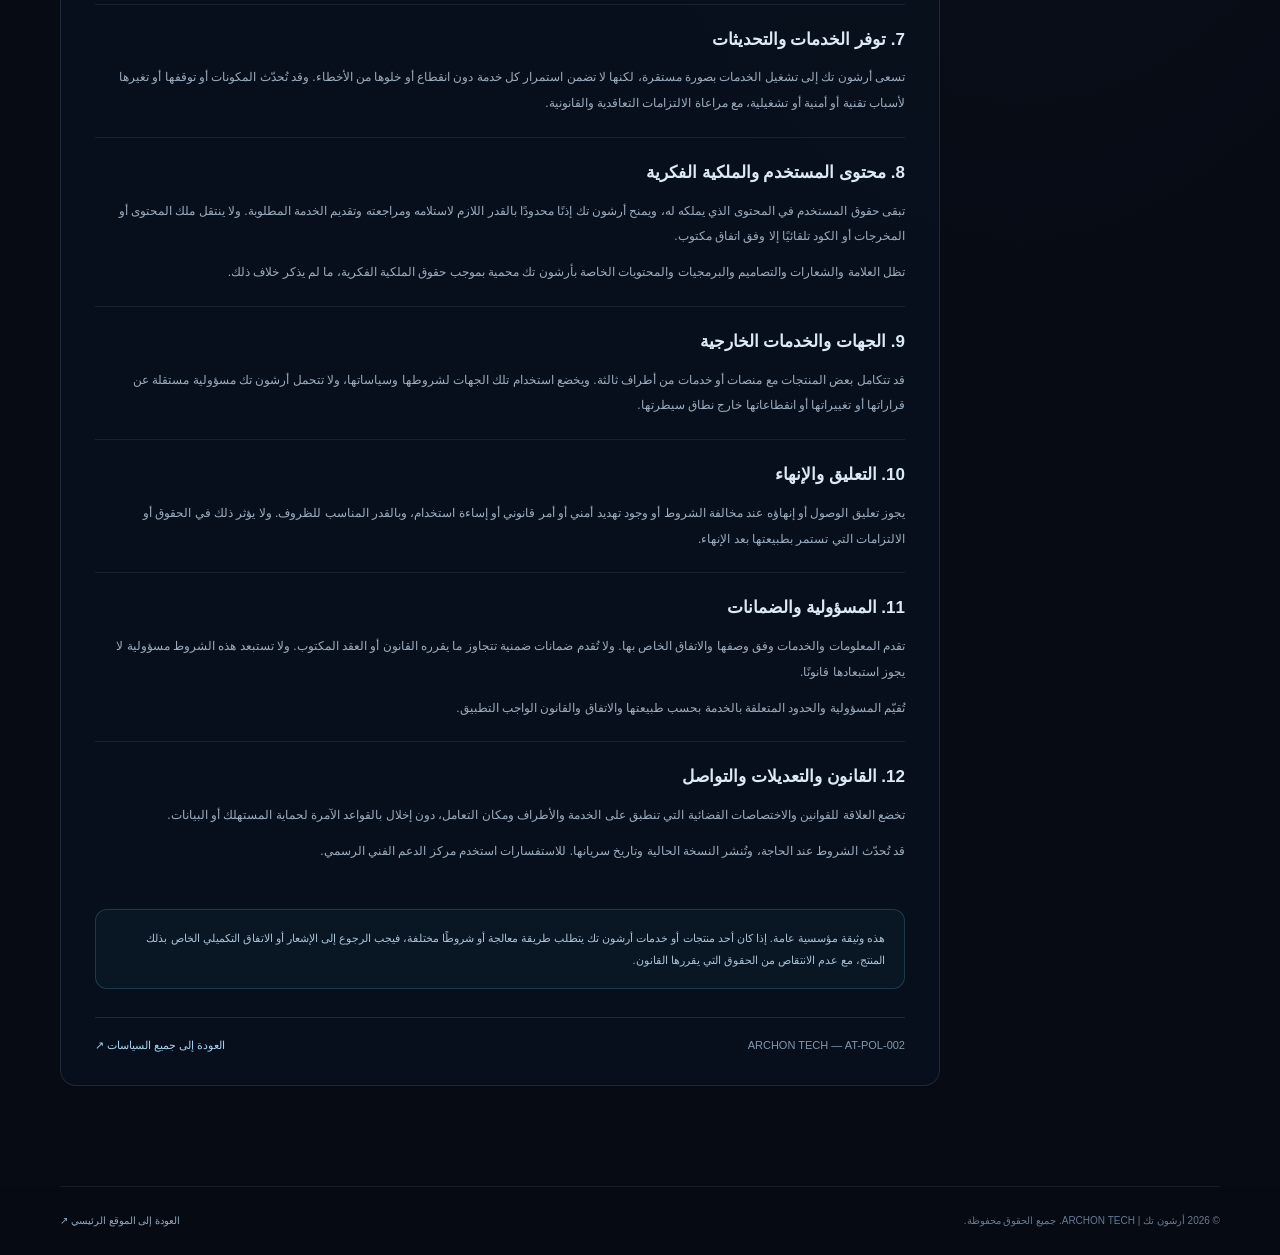
<file: policies/terms-of-use.html>
<!doctype html>
<html lang="ar" dir="rtl">
<head>
  <meta charset="utf-8">
  <meta name="viewport" content="width=device-width, initial-scale=1">
  <meta name="theme-color" content="#070b14">
  <meta name="robots" content="index, follow">
  <meta name="description" content="القواعد العامة التي تنظم الوصول إلى منتجات وخدمات ومواقع وأنظمة أرشون تك واستخدامها.">
  <title>شروط الاستخدام | أرشون تك — ARCHON TECH</title>
  <link rel="icon" type="image/svg+xml" href="../assets/icons/favicon.svg?v=1.3.0">
<link rel="icon" type="image/png" sizes="32x32" href="../assets/icons/favicon-32.png?v=1.3.0">
<link rel="icon" type="image/png" sizes="16x16" href="../assets/icons/favicon-16.png?v=1.3.0">
<link rel="apple-touch-icon" sizes="180x180" href="../assets/icons/apple-touch-icon.png?v=1.3.0">
  <link rel="stylesheet" href="../style.css">
  <script src="../script.js" defer></script>
  <meta property="og:type" content="website">
  <meta property="og:locale" content="ar_YE">
  <meta property="og:site_name" content="أرشون تك | ARCHON TECH">
  <meta property="og:title" content="شروط الاستخدام | أرشون تك — ARCHON TECH">
  <meta property="og:description" content="القواعد العامة التي تنظم الوصول إلى منتجات وخدمات ومواقع وأنظمة أرشون تك واستخدامها.">
  <meta name="twitter:title" content="شروط الاستخدام | أرشون تك — ARCHON TECH">
  <meta name="twitter:description" content="القواعد العامة التي تنظم الوصول إلى منتجات وخدمات ومواقع وأنظمة أرشون تك واستخدامها.">
  <meta name="twitter:card" content="summary">
</head>
<body>
  <a class="skip-link" href="#policy-content">انتقل إلى محتوى الوثيقة</a>
  <header class="policy-header">
    <div class="container policy-header-inner">
      <a class="brand" href="../index.html" aria-label="أرشون تك، الصفحة الرئيسية">
        <img class="brand-mark" src="../assets/images/archon-tech-logo.png" alt="شعار أرشون تك" width="45" height="45">
        <span class="brand-copy"><span class="brand-name">أرشون تك</span><span class="brand-en" lang="en" dir="ltr">ARCHON TECH</span></span>
      </a>
      <div class="policy-header-actions"><a href="../index.html">الرئيسية</a><a href="index.html">السياسات المؤسسية</a><a href="https://t.me/Archon_S_BOT" target="_blank" rel="noopener noreferrer">مركز الدعم الفني ↗</a></div>
    </div>
  </header>

  <main class="policy-main" id="policy-content">
    <div class="container">
      <nav class="policy-breadcrumb" aria-label="مسار التنقل"><a href="../index.html">الرئيسية</a><span aria-hidden="true">/</span><a href="index.html">السياسات المؤسسية</a><span aria-hidden="true">/</span><span>شروط الاستخدام</span></nav>
      <header class="policy-hero">
        <p class="policy-kicker">ARCHON TECH · CORPORATE POLICY</p>
        <h1>شروط الاستخدام</h1>
        <p>القواعد العامة التي تنظم الوصول إلى منتجات وخدمات ومواقع وأنظمة أرشون تك واستخدامها.</p>
        <div class="policy-meta"><span>رمز الوثيقة: AT-POL-002</span><span>الإصدار: 1.0</span><span>الحالة: وثيقة مؤسسية عامة</span><span>آخر تحديث: 22 نوفمبر 2026</span></div>
      </header>
      <div class="policy-layout">
        <nav class="policy-toc" aria-label="محتويات الوثيقة"><h2>محتويات الوثيقة</h2><a href="#section-1">القبول والنطاق</a><a href="#section-2">التعريفات والوثائق المكملة</a><a href="#section-3">الأهلية والحسابات</a><a href="#section-4">الاستخدام المسموح والمحظور</a><a href="#section-5">طلب الخدمات والمشاريع والاتفاقات</a><a href="#section-6">الرسوم والمدفوعات والاشتراكات</a><a href="#section-7">توفر الخدمات والتحديثات</a><a href="#section-8">محتوى المستخدم والملكية الفكرية</a><a href="#section-9">الجهات والخدمات الخارجية</a><a href="#section-10">التعليق والإنهاء</a><a href="#section-11">المسؤولية والضمانات</a><a href="#section-12">القانون والتعديلات والتواصل</a></nav>
        <article class="policy-document">
          <p class="policy-intro">تحدد هذه الشروط الإطار العام لاستخدام المواقع والتطبيقات والبرمجيات والأنظمة والمنتجات والخدمات والمحتوى الذي تديره أرشون تك. وقد تُضاف شروط خاصة بمنتج أو مشروع محدد، وتُقرأ مع هذه الشروط.</p>
          <section class="policy-section" id="section-1"><h2>1. القبول والنطاق</h2><p>باستخدام أي خدمة أو منتج تابع لأرشون تك، يقر المستخدم بأنه اطلع على الشروط ذات الصلة ويوافق على الالتزام بها بالقدر الذي يسمح به القانون. وإذا لم يوافق، فعليه التوقف عن استخدام الجزء المعني من الخدمة.</p><p>تسري هذه الشروط على الزوار والمستخدمين والعملاء والمشتركين بحسب طبيعة الاستخدام.</p></section><section class="policy-section" id="section-2"><h2>2. التعريفات والوثائق المكملة</h2><p>يقصد بالخدمة كل موقع أو تطبيق أو نظام أو برنامج أو منتج أو خدمة رقمية أو دعم أو مشروع تقدمه أو تديره أرشون تك.</p><p>قد تحكم بعض المنتجات اتفاقيات ترخيص أو طلبات خدمة أو عروض أسعار أو شروطًا إضافية. وتوضح الوثيقة الخاصة نطاقها وأي أحكام مكملة أو مختلفة عن هذه الشروط.</p></section><section class="policy-section" id="section-3"><h2>3. الأهلية والحسابات</h2><p>يجب أن يكون المستخدم قادرًا قانونيًا على قبول الشروط. وعند استخدام الخدمة نيابة عن مؤسسة، يقر المستخدم بامتلاكه الصلاحية اللازمة.</p><p>عند توفير حساب، يجب تقديم معلومات صحيحة والحفاظ على سرية بيانات الدخول والإبلاغ عن الاستخدام غير المصرح به. وقد يقيّد الوصول إذا وُجد خطر أمني أو مخالفة.</p></section><section class="policy-section" id="section-4"><h2>4. الاستخدام المسموح والمحظور</h2><p>يُسمح باستخدام الخدمات للأغراض المشروعة ووفق الوظائف والترخيص المعلن. ويحظر استخدامها للاعتداء على الآخرين أو انتهاك الحقوق أو تعطيل الأنظمة أو تجاوز الصلاحيات أو توزيع البرمجيات الضارة أو ممارسة الاحتيال أو إساءة استخدام البيانات.</p><p>تخضع الأنشطة التقنية والأمنية لسياسة الاستخدام المقبول وأي إذن كتابي محدد.</p></section><section class="policy-section" id="section-5"><h2>5. طلب الخدمات والمشاريع والاتفاقات</h2><p>إرسال استفسار أو فكرة لا يشكل قبولًا تلقائيًا لطلب الخدمة ولا ينشئ عقدًا أو التزامًا بالتنفيذ. وتبدأ الالتزامات بعد الاتفاق على نطاق العمل والمخرجات والرسوم والجدول الزمني والمسؤوليات، متى لزم ذلك.</p><p>يجوز أن تحدد اتفاقية منفصلة حقوق الملكية الفكرية والسرية والدعم والتعديلات والضمانات الخاصة بالمشروع.</p></section><section class="policy-section" id="section-6"><h2>6. الرسوم والمدفوعات والاشتراكات</h2><p>تُوضح الرسوم والضرائب ووسائل الدفع ومواعيد الاستحقاق وسياسات الإلغاء أو الاسترداد قبل الالتزام بالخدمة المدفوعة، وفق العرض أو الاتفاق الخاص.</p><p>قد تختلف شروط الاشتراك والتجديد والإلغاء بين المنتجات. ولا تُعد هذه الوثيقة وعدًا بتقديم اشتراك أو طريقة دفع معينة.</p></section><section class="policy-section" id="section-7"><h2>7. توفر الخدمات والتحديثات</h2><p>تسعى أرشون تك إلى تشغيل الخدمات بصورة مستقرة، لكنها لا تضمن استمرار كل خدمة دون انقطاع أو خلوها من الأخطاء. وقد تُحدّث المكونات أو توقفها أو تغيرها لأسباب تقنية أو أمنية أو تشغيلية، مع مراعاة الالتزامات التعاقدية والقانونية.</p></section><section class="policy-section" id="section-8"><h2>8. محتوى المستخدم والملكية الفكرية</h2><p>تبقى حقوق المستخدم في المحتوى الذي يملكه له، ويمنح أرشون تك إذنًا محدودًا بالقدر اللازم لاستلامه ومراجعته وتقديم الخدمة المطلوبة. ولا ينتقل ملك المحتوى أو المخرجات أو الكود تلقائيًا إلا وفق اتفاق مكتوب.</p><p>تظل العلامة والشعارات والتصاميم والبرمجيات والمحتويات الخاصة بأرشون تك محمية بموجب حقوق الملكية الفكرية، ما لم يذكر خلاف ذلك.</p></section><section class="policy-section" id="section-9"><h2>9. الجهات والخدمات الخارجية</h2><p>قد تتكامل بعض المنتجات مع منصات أو خدمات من أطراف ثالثة. ويخضع استخدام تلك الجهات لشروطها وسياساتها، ولا تتحمل أرشون تك مسؤولية مستقلة عن قراراتها أو تغييراتها أو انقطاعاتها خارج نطاق سيطرتها.</p></section><section class="policy-section" id="section-10"><h2>10. التعليق والإنهاء</h2><p>يجوز تعليق الوصول أو إنهاؤه عند مخالفة الشروط أو وجود تهديد أمني أو أمر قانوني أو إساءة استخدام، وبالقدر المناسب للظروف. ولا يؤثر ذلك في الحقوق أو الالتزامات التي تستمر بطبيعتها بعد الإنهاء.</p></section><section class="policy-section" id="section-11"><h2>11. المسؤولية والضمانات</h2><p>تقدم المعلومات والخدمات وفق وصفها والاتفاق الخاص بها. ولا تُقدم ضمانات ضمنية تتجاوز ما يقرره القانون أو العقد المكتوب. ولا تستبعد هذه الشروط مسؤولية لا يجوز استبعادها قانونًا.</p><p>تُقيّم المسؤولية والحدود المتعلقة بالخدمة بحسب طبيعتها والاتفاق والقانون الواجب التطبيق.</p></section><section class="policy-section" id="section-12"><h2>12. القانون والتعديلات والتواصل</h2><p>تخضع العلاقة للقوانين والاختصاصات القضائية التي تنطبق على الخدمة والأطراف ومكان التعامل، دون إخلال بالقواعد الآمرة لحماية المستهلك أو البيانات.</p><p>قد تُحدّث الشروط عند الحاجة، وتُنشر النسخة الحالية وتاريخ سريانها. للاستفسارات استخدم <a href="https://t.me/Archon_S_BOT" target="_blank" rel="noopener noreferrer">مركز الدعم الفني الرسمي</a>.</p></section>
          <div class="policy-callout">هذه وثيقة مؤسسية عامة. إذا كان أحد منتجات أو خدمات أرشون تك يتطلب طريقة معالجة أو شروطًا مختلفة، فيجب الرجوع إلى الإشعار أو الاتفاق التكميلي الخاص بذلك المنتج، مع عدم الانتقاص من الحقوق التي يقررها القانون.</div>
          <div class="policy-doc-footer"><span>ARCHON TECH — AT-POL-002</span><a href="index.html">العودة إلى جميع السياسات ↗</a></div>
        </article>
      </div>
    </div>
  </main>
  <footer class="site-footer"><div class="container footer-bottom"><p>© <span id="current-year">2026</span> أرشون تك | ARCHON TECH. جميع الحقوق محفوظة.</p><a class="back-to-top" href="../index.html">العودة إلى الموقع الرئيسي ↗</a></div></footer>
</body>
</html>
</file>
<file: style.css>
:root {
  color-scheme: dark;
  --bg: #070b14;
  --bg-soft: #0b1220;
  --panel: #101a2a;
  --panel-light: #142238;
  --text: #f1f5fb;
  --muted: #9aa9bc;
  --muted-dark: #708198;
  --line: rgba(180, 204, 235, .13);
  --blue: #65a9ff;
  --cyan: #72d8ef;
  --white: #ffffff;
  --container: 1160px;
  --radius: 22px;
  --ease: cubic-bezier(.22,.75,.25,1);
}
* { box-sizing: border-box; }
html { scroll-behavior: smooth; scroll-padding-top: 92px; }
body {
  margin: 0; background: var(--bg); color: var(--text);
  font-family: Tahoma, Arial, "Noto Sans Arabic", sans-serif;
  font-size: 16px; line-height: 1.8; overflow-x: hidden;
  -webkit-font-smoothing: antialiased;
}
body::selection { background: rgba(101,169,255,.35); color: #fff; }
a { color: inherit; text-decoration: none; }
button { font: inherit; }
img, svg { display: block; max-width: 100%; }
.container { width: min(var(--container), calc(100% - 48px)); margin-inline: auto; }
.section { position: relative; padding-block: 112px; }
.skip-link { position: fixed; top: 10px; right: 10px; z-index: 1000; padding: 9px 15px; background: #fff; color: #07101d; border-radius: 8px; transform: translateY(-150%); }
.skip-link:focus { transform: translateY(0); }
.site-header { position: sticky; top: 0; z-index: 100; background: rgba(7,11,20,.82); backdrop-filter: blur(18px); -webkit-backdrop-filter: blur(18px); border-bottom: 1px solid transparent; transition: border-color .3s, background .3s; }
.site-header.scrolled { border-color: var(--line); background: rgba(7,11,20,.94); }
.header-inner { min-height: 84px; display: flex; align-items: center; justify-content: space-between; gap: 28px; }
.brand { display: inline-flex; align-items: center; gap: 12px; flex: 0 0 auto; }
.brand-mark { width: 45px; height: 45px; object-fit: contain; }
.brand-copy { display: grid; line-height: 1.35; }
.brand-name { font-size: 18px; font-weight: 800; letter-spacing: -.3px; }
.brand-en { font: 700 9px/1.5 Arial, sans-serif; letter-spacing: 2.1px; color: var(--muted); }
.primary-nav { display: flex; align-items: center; gap: clamp(16px, 2.1vw, 30px); }
.nav-link { position: relative; color: #b7c3d2; font-size: 13px; transition: color .25s; white-space: nowrap; }
.nav-link::after { content: ""; position: absolute; right: 0; bottom: -10px; height: 2px; width: 0; background: linear-gradient(90deg,var(--blue),var(--cyan)); transition: width .25s var(--ease); }
.nav-link:hover, .nav-link.active { color: #fff; }
.nav-link:hover::after, .nav-link.active::after { width: 100%; }
.nav-cta { display: inline-flex; align-items: center; gap: 9px; padding: 9px 15px; border: 1px solid rgba(101,169,255,.36); border-radius: 999px; color: #dceaff; font-size: 12px; transition: background .25s, border-color .25s, transform .25s; white-space: nowrap; }
.nav-cta:hover { background: rgba(101,169,255,.12); border-color: var(--blue); transform: translateY(-2px); }
.arrow { color: var(--cyan); font-size: 16px; line-height: 1; }
.menu-toggle { display: none; width: 44px; height: 44px; border: 1px solid var(--line); border-radius: 12px; background: rgba(255,255,255,.03); padding: 10px; cursor: pointer; }
.menu-toggle span { height: 2px; width: 20px; display: block; background: #e7f1ff; margin: 4px auto; transition: transform .25s, opacity .25s; }

.hero { min-height: 680px; padding-top: 90px; padding-bottom: 54px; overflow: hidden; display: flex; flex-direction: column; justify-content: center; }
.hero-grid { position: absolute; inset: 0; opacity: .24; pointer-events: none; background-image: linear-gradient(rgba(110,157,211,.10) 1px,transparent 1px),linear-gradient(90deg,rgba(110,157,211,.10) 1px,transparent 1px); background-size: 72px 72px; mask-image: linear-gradient(to bottom,black,transparent 93%); }
.hero-glow { position: absolute; border-radius: 50%; filter: blur(90px); pointer-events: none; }
.hero-glow-one { width: 390px; height: 390px; background: rgba(34,105,195,.18); top: 5%; right: -140px; }
.hero-glow-two { width: 350px; height: 350px; background: rgba(20,179,199,.10); bottom: 2%; left: 18%; }
.hero-layout { display: grid; grid-template-columns: 1.06fr .94fr; align-items: center; gap: 50px; position: relative; z-index: 1; }
.hero-content { padding-block: 25px; }
.eyebrow, .section-overline, .section-index { color: var(--blue); font-size: 11px; font-weight: 700; letter-spacing: .5px; }
.eyebrow { display: inline-flex; align-items: center; gap: 10px; margin-bottom: 22px; padding: 7px 13px 7px 15px; border: 1px solid rgba(101,169,255,.22); border-radius: 100px; background: rgba(36,94,157,.09); color: #b6d7ff; }
.eyebrow-line { height: 1px; width: 25px; background: var(--cyan); }
h1, h2, h3, p { margin-top: 0; }
.hero h1 { font-size: clamp(43px, 5.5vw, 72px); line-height: 1.25; letter-spacing: -2px; font-weight: 800; margin-bottom: 22px; }
.gradient-text { background: linear-gradient(105deg,#f1f7ff 5%,#79baff 52%,#72e0ed 100%); color: transparent; -webkit-background-clip: text; background-clip: text; }
.hero-description { max-width: 560px; font-size: 16px; line-height: 2.15; color: #aebdce; margin-bottom: 13px; }
.hero-tagline { color: #e9f3ff; font-size: 14px; font-weight: 700; margin-bottom: 28px; }
.hero-actions { display: flex; flex-wrap: wrap; gap: 12px; align-items: center; }
.button { min-height: 49px; display: inline-flex; justify-content: center; align-items: center; gap: 16px; padding: 10px 20px; border-radius: 9px; font-size: 13px; font-weight: 700; transition: transform .25s var(--ease), background .25s, border-color .25s, box-shadow .25s; }
.button:hover { transform: translateY(-3px); }
.button-primary { color: #06101d; background: linear-gradient(110deg,#a9d2ff,#69c9e9); box-shadow: 0 9px 30px rgba(61,157,220,.17); }
.button-primary:hover { box-shadow: 0 12px 38px rgba(61,157,220,.28); }
.button-secondary { color: #d6e2f2; background: rgba(255,255,255,.035); border: 1px solid var(--line); }
.button-secondary:hover { background: rgba(255,255,255,.08); border-color: rgba(132,187,246,.38); }
.hero-note { margin-top: 32px; display: flex; align-items: center; gap: 10px; font-size: 11px; color: #74859c; }
.status-dot, .chip-dot { width: 7px; height: 7px; border-radius: 50%; display: inline-block; background: #76d9cc; box-shadow: 0 0 13px rgba(118,217,204,.6); }
.hero-visual { position: relative; min-height: 480px; display: grid; place-items: center; }
.visual-orbit { position: absolute; aspect-ratio: 1; border-radius: 50%; border: 1px solid rgba(119,177,230,.17); transform: rotate(-22deg); }
.orbit-outer { width: min(420px,90%); border-style: dashed; animation: orbit 42s linear infinite; }
.orbit-inner { width: min(330px,72%); border-color: rgba(90,196,221,.2); box-shadow: inset 0 0 55px rgba(43,125,194,.07),0 0 70px rgba(43,125,194,.06); }
.orbit-inner::before, .orbit-outer::after { content: ""; width: 9px; height: 9px; position: absolute; top: 15%; right: 13%; border-radius: 50%; background: var(--cyan); box-shadow: 0 0 22px var(--cyan); }
.orbit-outer::after { top: auto; bottom: 12%; right: auto; left: 7%; width: 6px; height: 6px; background: var(--blue); }
.visual-center { position: relative; display: grid; place-items: center; width: 255px; height: 255px; border-radius: 50%; background: radial-gradient(circle,rgba(43,108,172,.18),rgba(7,11,20,.07) 70%); box-shadow: 0 0 100px rgba(56,143,215,.14); }
.visual-center img { width: 205px; filter: drop-shadow(0 14px 28px rgba(55,145,219,.24)); }
.visual-chip { position: absolute; z-index: 2; display: inline-flex; align-items: center; gap: 9px; padding: 9px 13px; border: 1px solid rgba(165,204,239,.18); border-radius: 6px; background: rgba(12,23,39,.84); box-shadow: 0 10px 32px rgba(0,0,0,.2); color: #aec3da; font: 700 9px Arial,sans-serif; letter-spacing: 1.3px; }
.chip-top { top: 19%; right: 1%; }.chip-bottom { bottom: 17%; left: 2%; }.chip-symbol { color: var(--cyan); font-size: 17px; }
.visual-star { position: absolute; color: #a3d2ff; text-shadow: 0 0 15px #5bb6ea; }.star-one { top: 20%; left: 17%; font-size: 24px; }.star-two { bottom: 25%; right: 12%; font-size: 18px; }
.hero-bottom { position: relative; z-index: 1; display: flex; align-items: center; gap: 22px; margin-top: 22px; color: #8b9db2; font: 10px Arial,sans-serif; letter-spacing: 1.5px; }
.scroll-cue { display: inline-flex; align-items: center; gap: 10px; color: #71849b; font: 11px Tahoma,Arial,sans-serif; letter-spacing: 0; }.scroll-cue span { height: 1px; width: 28px; background: var(--blue); }.hero-bottom-line { flex: 1; height: 1px; background: var(--line); }
@keyframes orbit { to { transform: rotate(338deg); } }

.intro-strip { background: #0c1422; border-block: 1px solid var(--line); }
.intro-strip-inner { min-height: 115px; display: flex; align-items: center; gap: 28px; }
.intro-kicker { flex: 0 0 auto; color: var(--cyan); font-size: 11px; font-weight: 700; }
.intro-strip p { max-width: 820px; margin: 0; color: #c3d0df; font-size: 17px; font-weight: 500; }
.intro-mark { margin-right: auto; color: rgba(111,185,233,.55); font-size: 34px; }
.section-heading { display: grid; grid-template-columns: 150px 1fr; gap: 30px; align-items: start; margin-bottom: 54px; }
.section-index { display: inline-block; padding-top: 9px; color: #728ba8; font: 10px/1.5 Arial,Tahoma,sans-serif; letter-spacing: 1.2px; white-space: nowrap; }
.section-overline { margin-bottom: 12px; color: var(--cyan); }
.section-heading h2, .contact-heading h2 { margin-bottom: 0; font-size: clamp(32px,4.1vw,49px); line-height: 1.45; letter-spacing: -1.3px; }
.muted-heading { color: #718198; }
.about-section { background: radial-gradient(ellipse at 80% 35%,rgba(31,87,145,.08),transparent 45%); }
.about-grid { display: grid; grid-template-columns: 1.2fr .8fr; gap: 85px; align-items: center; }
.about-main { padding-inline-start: 34px; border-inline-start: 1px solid rgba(117,177,232,.22); }
.lead-text { color: #dce6f2; font-size: 20px; line-height: 2.05; font-weight: 500; margin-bottom: 23px; }
.body-text { max-width: 690px; color: #899bb1; font-size: 14px; line-height: 2.2; margin-bottom: 0; }
.vision-card { min-height: 340px; padding: 28px 30px 25px; border: 1px solid rgba(121,175,230,.18); border-radius: var(--radius); background: linear-gradient(145deg,rgba(23,43,68,.92),rgba(11,19,32,.95)); position: relative; overflow: hidden; }
.vision-card::after { content: ""; position: absolute; width: 210px; height: 210px; left: -85px; bottom: -105px; border: 1px solid rgba(102,181,234,.2); border-radius: 50%; box-shadow: 0 0 0 24px rgba(102,181,234,.025),0 0 0 48px rgba(102,181,234,.02); }
.vision-card-top { display: flex; justify-content: space-between; align-items: center; color: #91a8c1; font-size: 11px; }.vision-icon { color: var(--cyan); font-size: 20px; }
.vision-symbol { margin-top: 22px; color: rgba(131,195,246,.3); font: 900 54px/1 Arial,sans-serif; }.vision-symbol span { color: var(--cyan); }
.vision-card h3 { margin: 5px 0 10px; font-size: 27px; line-height: 1.4; }.vision-card p { max-width: 280px; margin-bottom: 25px; color: #9aadc3; font-size: 12px; line-height: 1.9; }.vision-card-foot { position: relative; z-index: 1; color: #5f7a98; font: 700 8px Arial,sans-serif; letter-spacing: 2.1px; }

.services-section { background: #0a111d; border-block: 1px solid rgba(180,204,235,.07); }
.services-heading { grid-template-columns: 150px 1fr 230px; align-items: end; }
.heading-aside { color: #8495aa; font-size: 13px; line-height: 2; margin: 0 0 7px; }
.services-grid { display: grid; grid-template-columns: repeat(3,1fr); border-top: 1px solid var(--line); border-right: 1px solid var(--line); }
.service-card { min-height: 260px; padding: 28px 28px 25px; border-left: 1px solid var(--line); border-bottom: 1px solid var(--line); position: relative; background: rgba(255,255,255,.008); transition: background .3s,transform .3s var(--ease); overflow: hidden; }
.service-card::before { content: ""; position: absolute; right: 0; top: 0; width: 0; height: 2px; background: linear-gradient(90deg,var(--blue),var(--cyan)); transition: width .4s var(--ease); }
.service-card:hover { background: rgba(59,117,174,.075); transform: translateY(-4px); }.service-card:hover::before { width: 100%; }
.service-card-top { display: flex; justify-content: space-between; align-items: flex-start; margin-bottom: 29px; }.service-number { color: #95a8bf; font: 11px Arial,sans-serif; letter-spacing: 1px; }.service-icon { width: 49px; height: 49px; display: grid; place-items: center; border: 1px solid rgba(104,174,228,.24); border-radius: 13px; background: rgba(65,135,196,.08); }.service-icon svg { width: 29px; height: 29px; stroke: #91caff; fill: none; stroke-width: 1.6; stroke-linecap: round; stroke-linejoin: round; }
.service-card h3 { margin-bottom: 10px; font-size: 19px; }.service-card p { max-width: 300px; margin: 0; color: #8698ae; font-size: 12px; line-height: 2; }.card-arrow { position: absolute; left: 27px; bottom: 22px; color: #6487ac; font-size: 18px; opacity: .75; transition: transform .25s,color .25s; }.service-card:hover .card-arrow { color: var(--cyan); transform: translate(-3px,3px); }
.services-disclaimer { margin: 19px 0 0; display: flex; align-items: flex-start; gap: 10px; color: #788ba1; font-size: 11px; }.services-disclaimer span { width: 17px; height: 17px; flex: 0 0 auto; display: grid; place-items: center; border: 1px solid rgba(126,176,219,.35); border-radius: 50%; color: #91caff; font: 11px Arial,sans-serif; }

.community-section { padding-block: 95px; }
.community-panel { position: relative; padding: 57px 62px; display: grid; grid-template-columns: 1fr .85fr; align-items: center; gap: 60px; border: 1px solid rgba(119,180,232,.2); border-radius: 26px; background: radial-gradient(ellipse at 10% 50%,rgba(48,119,177,.16),transparent 48%),linear-gradient(115deg,#101e31,#0c1523 65%); overflow: hidden; }
.community-bg-mark { position: absolute; left: 34%; top: -120px; color: rgba(114,181,233,.035); font: 900 390px/1 Arial,sans-serif; pointer-events: none; }
.community-copy, .community-links { position: relative; z-index: 1; }.community-copy .section-index { margin-bottom: 28px; }.community-copy .section-overline { margin-bottom: 8px; }.community-copy h2 { margin-bottom: 12px; font-size: clamp(32px,4vw,45px); }.community-copy > p:last-child { max-width: 450px; margin: 0; color: #9eafc3; font-size: 13px; line-height: 2; }
.community-links { display: grid; gap: 12px; }.platform-link { display: flex; align-items: center; gap: 15px; min-height: 82px; padding: 13px 17px; border: 1px solid rgba(148,188,224,.16); border-radius: 12px; background: rgba(7,14,25,.45); transition: transform .25s,border-color .25s,background .25s; }.platform-link:hover { transform: translateX(-5px); border-color: rgba(110,192,228,.45); background: rgba(20,43,66,.7); }.platform-icon { flex: 0 0 auto; width: 43px; height: 43px; display: grid; place-items: center; border-radius: 12px; }.platform-icon svg { width: 23px; height: 23px; fill: currentColor; }.platform-link > span:nth-child(2) { display: grid; gap: 2px; }.platform-link strong { font-size: 13px; }.platform-link small { color: #8295aa; font-size: 10px; }.external-arrow { margin-right: auto; color: #80b8df; font-size: 17px; }

.contact-section { background: radial-gradient(ellipse at 50% 0,rgba(33,95,154,.09),transparent 50%); padding-top: 90px; }.contact-heading { max-width: 690px; margin-bottom: 42px; }.contact-heading .section-index { display: block; margin-bottom: 23px; }.contact-heading .section-overline { margin-bottom: 9px; }.contact-intro { max-width: 470px; margin: 18px 0 0; color: #93a4b9; font-size: 13px; line-height: 2; }
.contact-grid { display: grid; grid-template-columns: repeat(2,1fr); gap: 18px; }.contact-card { min-height: 285px; padding: 27px 30px; border: 1px solid var(--line); border-radius: 17px; background: linear-gradient(145deg,rgba(17,31,49,.85),rgba(10,17,29,.86)); transition: transform .3s var(--ease),border-color .3s,background .3s; }.contact-card:hover { transform: translateY(-5px); border-color: rgba(112,186,235,.42); background: linear-gradient(145deg,rgba(24,48,72,.88),rgba(10,17,29,.9)); }.contact-icon { width: 48px; height: 48px; display: grid; place-items: center; border-radius: 13px; background: rgba(77,151,210,.1); border: 1px solid rgba(107,180,234,.22); margin-bottom: 18px; }.contact-icon svg { width: 27px; height: 27px; fill: none; stroke: #91caff; stroke-width: 1.6; stroke-linecap: round; stroke-linejoin: round; }.contact-label { display: block; color: #72b8e7; font-size: 10px; margin-bottom: 3px; }.contact-card strong { display: block; font-size: 20px; }.contact-card p { max-width: 360px; margin: 8px 0 19px; color: #899bb1; font-size: 12px; line-height: 1.9; }.contact-action { display: inline-flex; align-items: center; gap: 13px; color: #b4d8f5; font-size: 11px; font-weight: 700; }.contact-action b { color: var(--cyan); font-size: 17px; font-weight: 400; }

.social-section { padding-block: 35px; background: #0d1624; border-block: 1px solid var(--line); }.social-inner { display: flex; align-items: center; justify-content: space-between; gap: 35px; }.social-inner .section-index { color: var(--cyan); }.social-inner h2 { margin: 5px 0 0; font-size: 20px; }.social-links { display: flex; gap: 10px; }.social-links a { min-width: 155px; display: inline-flex; align-items: center; gap: 10px; padding: 10px 13px; border: 1px solid var(--line); border-radius: 9px; color: #b8c8d9; font-size: 11px; transition: border-color .25s,background .25s; }.social-links a:hover { border-color: rgba(112,186,235,.4); background: rgba(72,133,185,.08); }.social-links a > span:last-child { margin-right: auto; color: #75b6e4; }.social-glyph { width: 27px; height: 27px; display: grid; place-items: center; border-radius: 8px; background: rgba(101,169,255,.12); color: #a5d3ff; font: 700 17px Arial,sans-serif; }
.site-footer { background: #060a12; }.footer-main { display: grid; grid-template-columns: 1.5fr repeat(4,1fr); gap: 35px; padding-block: 63px 52px; }.footer-brand .brand-mark { width: 43px; height: 43px; }.footer-brand-column > p { margin: 18px 0 0; color: #75869b; font-size: 12px; }.footer-links-column { display: grid; align-content: start; gap: 10px; }.footer-links-column h3 { margin: 0 0 8px; color: #dce7f3; font-size: 12px; }.footer-links-column a { width: fit-content; color: #78899f; font-size: 11px; transition: color .2s,transform .2s; }.footer-links-column a:hover { color: #c5e2ff; transform: translateX(-3px); }.footer-bottom { min-height: 69px; display: flex; align-items: center; justify-content: space-between; gap: 15px; border-top: 1px solid rgba(171,197,224,.1); color: #687a91; font-size: 10px; }.footer-bottom p { margin: 0; }.back-to-top { color: #94aac1; }.back-to-top span { color: var(--cyan); margin-right: 6px; font-size: 15px; }.footer-location { color: #72849a; }.footer-location span { color: var(--cyan); margin-right: 5px; }
.to-top-button { position: fixed; z-index: 50; left: 24px; bottom: 23px; width: 43px; height: 43px; display: grid; place-items: center; border: 1px solid rgba(119,180,232,.3); border-radius: 12px; background: rgba(12,23,38,.9); color: #b9dcf7; font-size: 21px; opacity: 0; visibility: hidden; transform: translateY(10px); cursor: pointer; transition: opacity .25s,visibility .25s,transform .25s,background .25s; }.to-top-button.visible { opacity: 1; visibility: visible; transform: translateY(0); }.to-top-button:hover { background: #142b43; }.noscript-note { position: fixed; z-index: 200; bottom: 10px; right: 10px; left: 10px; padding: 10px; border-radius: 8px; background: #172b40; text-align: center; font-size: 12px; }
/* Progressive enhancement: content is visible by default; motion is opt-in after JS setup. */
.reveal { opacity: 1; transform: none; }
html.js-reveal-ready .reveal { opacity: 0; transform: translateY(22px); transition: opacity .75s var(--ease), transform .75s var(--ease); }
html.js-reveal-ready .reveal.is-visible { opacity: 1; transform: translateY(0); }

@media (max-width: 1000px) {
  .primary-nav { gap: 15px; }.nav-link { font-size: 11px; }.nav-cta { padding: 8px 11px; font-size: 10px; }
  .hero-layout { gap: 20px; }.hero-visual { min-height: 410px; }.section-heading { grid-template-columns: 115px 1fr; }.services-heading { grid-template-columns: 115px 1fr 190px; }.about-grid { gap: 48px; }
}
@media (max-width: 780px) {
  .container { width: min(100% - 38px, var(--container)); }.section { padding-block: 82px; }
  .header-inner { min-height: 73px; }.brand-mark { width: 41px; height: 41px; }.brand-name { font-size: 16px; }
  .hero { min-height: auto; padding-top: 61px; padding-bottom: 38px; }.hero-layout { grid-template-columns: 1fr; gap: 6px; }.hero-content { padding-block: 10px; }.hero h1 { font-size: clamp(42px,10vw,62px); }.hero-description { font-size: 14px; }.hero-visual { min-height: 345px; }.orbit-outer { width: 310px; }.orbit-inner { width: 245px; }.visual-center { width: 190px; height: 190px; }.visual-center img { width: 158px; }.chip-top { top: 12%; right: 4%; }.chip-bottom { bottom: 12%; left: 3%; }.hero-bottom { margin-top: 14px; }
  .intro-strip-inner { min-height: 125px; gap: 15px; }.intro-strip p { font-size: 14px; line-height: 2; }.intro-mark { font-size: 25px; }
  .section-heading, .services-heading { grid-template-columns: 1fr; gap: 13px; margin-bottom: 38px; }.section-index { padding-top: 0; }.section-heading h2, .contact-heading h2 { font-size: clamp(31px,7vw,43px); }.heading-aside { max-width: 420px; margin-top: 4px; }
  .about-grid { grid-template-columns: 1fr; gap: 35px; }.about-main { padding-inline-start: 20px; }.lead-text { font-size: 17px; }.vision-card { min-height: 310px; }
  .services-grid { grid-template-columns: repeat(2,1fr); }.service-card { min-height: 245px; padding: 22px 20px; }.service-card h3 { font-size: 17px; }.service-card p { font-size: 11px; }
  .community-panel { grid-template-columns: 1fr; gap: 28px; padding: 38px 28px; }.community-bg-mark { left: 10%; top: 10px; font-size: 280px; }.community-copy h2 { font-size: 35px; }
  .contact-grid { gap: 13px; }.contact-card { padding: 23px 20px; }.contact-card strong { font-size: 18px; }
  .social-inner { align-items: flex-start; flex-direction: column; gap: 20px; }.social-links { width: 100%; }.social-links a { flex: 1; min-width: 0; }
  .footer-main { grid-template-columns: 1.4fr 1fr 1fr; gap: 28px 18px; }.footer-brand-column { grid-column: 1/-1; }.footer-bottom { flex-wrap: wrap; padding-block: 16px; }.footer-location { display: none; }
}
@media (max-width: 480px) {
  .container { width: calc(100% - 32px); }.section { padding-block: 68px; }.hero h1 { letter-spacing: -1.5px; }.hero-actions { align-items: stretch; }.button { flex: 1 1 auto; padding-inline: 13px; font-size: 12px; }.hero-visual { min-height: 300px; }.orbit-outer { width: 275px; }.orbit-inner { width: 215px; }.visual-center { width: 165px; height: 165px; }.visual-center img { width: 140px; }.visual-chip { font-size: 8px; padding: 7px 9px; }.hero-bottom { gap: 12px; }.scroll-cue { font-size: 10px; }
  .intro-strip-inner { align-items: flex-start; padding-block: 22px; }.intro-kicker { padding-top: 4px; }.intro-strip p { font-size: 12px; }.intro-mark { display: none; }
  .services-grid { grid-template-columns: 1fr; }.service-card { min-height: 220px; }.service-card-top { margin-bottom: 19px; }.service-card p { max-width: 360px; font-size: 12px; }
  .community-panel { padding: 30px 20px; border-radius: 19px; }.community-copy h2 { font-size: 31px; }.platform-link { min-height: 76px; padding: 11px; }
  .contact-grid { grid-template-columns: 1fr; }.contact-card { min-height: 255px; }.social-inner h2 { font-size: 17px; }.social-links { flex-direction: column; }.social-links a { min-height: 45px; }
  .footer-main { grid-template-columns: 1fr 1fr; gap: 27px 15px; padding-block: 45px 35px; }.footer-brand-column { grid-column: 1/-1; }.footer-bottom { align-items: flex-start; flex-direction: column; font-size: 9px; }.to-top-button { left: 14px; bottom: 14px; width: 39px; height: 39px; }
}
@media (prefers-reduced-motion: reduce) {
  *, *::before, *::after { scroll-behavior: auto !important; animation-duration: .01ms !important; animation-iteration-count: 1 !important; transition-duration: .01ms !important; }
  .reveal, html.js-reveal-ready .reveal { opacity: 1; transform: none; }
}


/* Institutional identity extensions — release 1.2.0 */
.identity-principles { display:grid; grid-template-columns:1fr 1fr; gap:22px; margin-top:42px; padding-top:26px; border-top:1px solid var(--line); }
.identity-principles > div { padding-inline-start:18px; border-inline-start:2px solid rgba(101,169,255,.45); }
.identity-principles span { color:var(--cyan); font-size:11px; font-weight:800; }
.identity-principles p { margin:7px 0 0; color:#a8b8ca; font-size:13px; line-height:2; }
.why-section { background:linear-gradient(180deg,rgba(10,19,32,.7),rgba(7,11,20,.2)); }
.principles-grid { display:grid; grid-template-columns:repeat(5,minmax(0,1fr)); gap:13px; }
.principle-card { position:relative; min-height:245px; padding:22px 19px; overflow:hidden; border:1px solid var(--line); border-radius:16px; background:linear-gradient(150deg,rgba(19,34,54,.8),rgba(9,16,28,.88)); transition:transform .3s var(--ease),border-color .3s,background .3s; }
.principle-card:hover { transform:translateY(-5px); border-color:rgba(101,169,255,.42); background:linear-gradient(150deg,rgba(27,49,75,.88),rgba(9,16,28,.92)); }
.principle-no { position:absolute; top:18px; left:18px; color:#a1b1c3; font:10px Arial,sans-serif; letter-spacing:1px; }
.principle-icon { width:42px; height:42px; display:grid; place-items:center; margin-bottom:24px; border:1px solid rgba(101,169,255,.27); border-radius:12px; color:#9dd1ff; background:rgba(77,144,207,.09); font-size:20px; }
.principle-card h3 { margin-bottom:9px; color:#e5eef8; font-size:16px; }
.principle-card p { margin:0; color:#8fa2b9; font-size:11px; line-height:2; }
.workflow-section { background:radial-gradient(ellipse at 15% 50%,rgba(25,100,158,.09),transparent 50%); }
.workflow-list { display:grid; gap:10px; margin:0; padding:0; list-style:none; }
.workflow-step { display:grid; grid-template-columns:76px 1fr 36px; align-items:center; gap:24px; min-height:112px; padding:20px 26px; border:1px solid var(--line); border-radius:14px; background:rgba(13,24,40,.68); transition:border-color .25s,transform .25s,background .25s; }
.workflow-step:hover { border-color:rgba(101,169,255,.38); transform:translateX(-3px); background:rgba(17,34,55,.82); }
.workflow-step-number { color:#70b9e9; font:700 22px Arial,sans-serif; letter-spacing:1px; }
.workflow-step h3 { margin:0 0 5px; color:#e7f0fb; font-size:16px; }
.workflow-step p { margin:0; color:#8fa1b7; font-size:12px; line-height:1.9; }
.workflow-arrow { color:#73c8e8; font-size:20px; text-align:center; }
.faq-section { background:linear-gradient(180deg,rgba(8,15,26,.45),rgba(12,23,38,.55)); }
.faq-groups { display:grid; grid-template-columns:1fr 1fr; gap:30px 38px; }
.faq-group h3 { margin:0 0 12px; padding-bottom:10px; border-bottom:1px solid rgba(101,169,255,.22); color:#8fc9ef; font-size:14px; }
.faq-item { border-bottom:1px solid rgba(175,199,225,.1); }
.faq-item summary { position:relative; padding:15px 0; padding-inline-end:32px; color:#d8e3ef; font-size:13px; font-weight:700; cursor:pointer; list-style:none; }
.faq-item summary::-webkit-details-marker { display:none; }
.faq-item summary::before { content:"＋"; position:absolute; inset-inline-end:0; top:12px; width:23px; height:23px; display:grid; place-items:center; border:1px solid rgba(101,169,255,.28); border-radius:7px; color:#8dcaff; font-size:14px; font-weight:400; }
.faq-item[open] summary::before { content:"−"; background:rgba(101,169,255,.1); }
.faq-item p { margin:0; padding:0 0 16px; color:#91a3b8; font-size:12px; line-height:2.05; }
.faq-item summary:focus-visible, a:focus-visible, button:focus-visible { outline:2px solid #7cc7ee; outline-offset:4px; border-radius:5px; }
.faq-contact-note { display:flex; flex-wrap:wrap; align-items:center; justify-content:space-between; gap:15px; margin-top:38px; padding:19px 22px; border:1px solid rgba(101,169,255,.2); border-radius:12px; background:rgba(16,31,50,.48); color:#9aadc2; font-size:12px; }
.faq-contact-note a { color:#b7ddf9; font-weight:700; }
.faq-contact-note b { margin-inline-start:7px; color:var(--cyan); font-size:16px; }
.support-card { display:grid; grid-template-columns:190px 1fr; align-items:center; gap:26px; min-height:265px; max-width:780px; }
.support-bot-frame { width:190px; aspect-ratio:1; height:auto; overflow:hidden; border:1px solid rgba(75,174,255,.35); border-radius:22px; background:#071322; box-shadow:0 0 38px rgba(30,133,230,.14); }
.support-bot-frame picture, .support-bot-frame img { display:block; width:100%; height:100%; }
.support-bot-frame img { max-width:100%; object-fit:contain; object-position:center; }
.support-card-copy .contact-icon { margin-bottom:15px; }
.social-glyph svg { width:18px; height:18px; fill:#fff; }
.facebook-glyph { background:#0866FF; color:#fff; }
.instagram-glyph { background:linear-gradient(135deg,#833AB4 0%,#C13584 38%,#F77737 72%,#FCAF45 100%); color:#fff; }
.instagram-glyph svg { width:18px; height:18px; fill:none; stroke:#fff; stroke-width:1.8; }
.instagram-glyph .instagram-dot { fill:#fff; stroke:none; }
/* Shared legal-document layout */
.policy-header { position:sticky; top:0; z-index:100; border-bottom:1px solid var(--line); background:rgba(7,11,20,.94); backdrop-filter:blur(18px); }
.policy-header-inner { min-height:78px; display:flex; align-items:center; justify-content:space-between; gap:20px; }
.policy-header-actions { display:flex; flex-wrap:wrap; align-items:center; gap:12px; }
.policy-header-actions a { color:#aebfd2; font-size:12px; }
.policy-header-actions a:hover { color:#fff; }
.policy-main { min-height:75vh; padding-block:65px 100px; background:radial-gradient(ellipse at 80% 0,rgba(30,95,155,.12),transparent 48%); }
.policy-breadcrumb { display:flex; flex-wrap:wrap; gap:9px; margin-bottom:25px; color:#74879e; font-size:11px; }
.policy-breadcrumb a { color:#9bc9ee; }
.policy-hero { padding:35px 38px; border:1px solid rgba(101,169,255,.22); border-radius:22px; background:linear-gradient(135deg,rgba(20,39,63,.78),rgba(8,15,27,.86)); }
.policy-kicker { margin-bottom:10px; color:#79c7e8; font-size:11px; font-weight:800; }
.policy-hero h1 { margin:0 0 12px; color:#f0f6fd; font-size:clamp(30px,5vw,48px); line-height:1.45; }
.policy-hero p { max-width:820px; margin:0; color:#a8b9cd; font-size:14px; line-height:2.1; }
.policy-meta { display:flex; flex-wrap:wrap; gap:10px 20px; margin-top:22px; color:#8498b0; font-size:10px; }
.policy-layout { display:grid; grid-template-columns:250px minmax(0,1fr); align-items:start; gap:30px; margin-top:28px; }
.policy-toc { position:sticky; top:105px; max-height:calc(100vh - 125px); overflow:auto; padding:20px; border:1px solid var(--line); border-radius:15px; background:rgba(13,24,40,.68); }
.policy-toc h2 { margin:0 0 12px; color:#dbe8f5; font-size:13px; }
.policy-toc a { display:block; padding:7px 0; color:#8da3ba; font-size:11px; line-height:1.6; }
.policy-toc a:hover { color:#c6e5ff; }
.policy-document { min-width:0; padding:30px 34px; border:1px solid var(--line); border-radius:16px; background:rgba(10,18,31,.74); }
.policy-document .policy-intro { margin:0 0 28px; padding:17px 19px; border-inline-start:3px solid var(--blue); border-radius:8px; background:rgba(40,101,157,.09); color:#c5d5e7; font-size:13px; line-height:2.1; }
.policy-section { padding-block:20px; border-top:1px solid rgba(173,197,222,.1); scroll-margin-top:100px; }
.policy-section:first-of-type { border-top:0; }
.policy-section h2 { margin:0 0 10px; color:#dce9f6; font-size:17px; }
.policy-section p { margin:0 0 10px; color:#9bacbf; font-size:12px; line-height:2.15; }
.policy-section p:last-child { margin-bottom:0; }
.policy-section ul { margin:8px 0 0; padding-inline-start:20px; color:#9bacbf; font-size:12px; line-height:2.2; }
.policy-section li { padding-inline-start:4px; margin-block:3px; }
.policy-callout { margin-top:24px; padding:17px 19px; border:1px solid rgba(102,193,218,.22); border-radius:12px; background:rgba(30,116,145,.08); color:#a9c3d7; font-size:11px; line-height:2; }
.policy-doc-footer { display:flex; flex-wrap:wrap; justify-content:space-between; gap:12px; margin-top:28px; padding-top:18px; border-top:1px solid var(--line); color:#8297ad; font-size:11px; }
.policy-doc-footer a { color:#a9d4f4; }
.policy-index-grid { display:grid; grid-template-columns:repeat(2,minmax(0,1fr)); gap:14px; margin-top:28px; }
.policy-index-card { display:block; padding:23px; border:1px solid var(--line); border-radius:15px; background:linear-gradient(145deg,rgba(19,35,56,.77),rgba(9,16,28,.86)); transition:transform .25s,border-color .25s; }
.policy-index-card:hover { transform:translateY(-4px); border-color:rgba(101,169,255,.42); }
.policy-index-card span { color:#70bce8; font:700 10px Arial,sans-serif; letter-spacing:1px; }
.policy-index-card h2 { margin:9px 0 6px; color:#e0ebf7; font-size:16px; }
.policy-index-card p { margin:0; color:#8fa2b8; font-size:11px; line-height:2; }
.policy-index-disclaimer { margin-top:24px; padding:18px; border:1px solid rgba(101,169,255,.17); border-radius:12px; color:#9aadc2; font-size:12px; line-height:2; }
.page-404 { min-height:68vh; display:grid; place-items:center; padding:60px 0; text-align:center; }
.page-404 h1 { margin:0; color:#e7f2ff; font:800 clamp(70px,14vw,140px)/1 Arial,sans-serif; }
.page-404 h2 { margin:18px 0 10px; font-size:25px; }
.page-404 p { max-width:470px; color:#91a3b8; font-size:13px; line-height:2; }
@media(max-width:1050px) {
  .principles-grid { grid-template-columns:repeat(3,minmax(0,1fr)); }
  .footer-main { grid-template-columns:1.4fr repeat(2,1fr); }
}
@media(max-width:980px) {
  .header-inner { flex-wrap:wrap; }
  .menu-toggle { display:none; }
  .primary-nav { position:static; flex:1 0 100%; display:flex; flex-direction:column; align-items:stretch; gap:0; padding:9px 20px 20px; background:rgba(7,11,20,.98); border-bottom:1px solid var(--line); opacity:1; visibility:visible; transform:none; }
  .nav-link { padding:11px 4px; font-size:13px; border-bottom:1px solid rgba(255,255,255,.05); }
  .nav-link::after { display:none; }
  .nav-cta { justify-content:center; margin-top:13px; padding:11px; font-size:12px; }
  html.js-ready .header-inner { flex-wrap:nowrap; }
  html.js-ready .menu-toggle { display:block; }
  html.js-ready .primary-nav { position:absolute; top:calc(100% + 1px); right:0; left:0; flex:auto; opacity:0; visibility:hidden; transform:translateY(-8px); transition:opacity .25s,visibility .25s,transform .25s; }
  html.js-ready .primary-nav.open { opacity:1; visibility:visible; transform:translateY(0); }
  html.js-ready .menu-toggle[aria-expanded="true"] span:nth-child(1) { transform:translateY(6px) rotate(45deg); }
  html.js-ready .menu-toggle[aria-expanded="true"] span:nth-child(2) { opacity:0; }
  html.js-ready .menu-toggle[aria-expanded="true"] span:nth-child(3) { transform:translateY(-6px) rotate(-45deg); }
}
@media(max-width:780px) {
  .identity-principles { gap:14px; }
  .principles-grid { grid-template-columns:repeat(2,minmax(0,1fr)); }
  .faq-groups { grid-template-columns:1fr; gap:24px; }
  .workflow-step { grid-template-columns:48px 1fr 24px; gap:14px; padding:17px; }
  .workflow-step-number { font-size:18px; }
  .policy-main { padding-block:40px 70px; }
  .policy-layout { grid-template-columns:1fr; }
  .policy-toc { position:static; max-height:none; }
  .policy-toc a { display:inline-block; margin-inline-end:13px; }
  .policy-hero { padding:27px 23px; }
  .policy-document { padding:24px 20px; }
  .policy-index-grid { grid-template-columns:1fr; }
}
@media(max-width:520px) {
  .identity-principles { grid-template-columns:1fr; }
  .principles-grid { grid-template-columns:1fr; }
  .principle-card { min-height:190px; }
  .workflow-step { grid-template-columns:38px 1fr; }
  .workflow-arrow { display:none; }
  .support-card { grid-template-columns:1fr; gap:16px; }
  .support-bot-frame { width:min(100%, 220px); height:auto; margin-inline:auto; }
  .faq-contact-note { align-items:flex-start; flex-direction:column; }
  .footer-main { grid-template-columns:1fr 1fr; }
  .policy-header-inner { min-height:68px; }
  .policy-header-actions { gap:9px; }
  .policy-header-actions a { font-size:10px; }
  .policy-hero { padding:23px 18px; }
  .policy-document { padding:20px 16px; }
}

/* Official platform brand colors */
.telegram-icon { background:#229ED9; color:#fff; }
.telegram-icon svg { width:24px; height:24px; fill:#fff; }
.whatsapp-icon { background:#25D366; color:#fff; }
.whatsapp-icon svg { width:25px; height:25px; fill:none; stroke:#fff; stroke-width:1.65; stroke-linecap:round; stroke-linejoin:round; }
.whatsapp-icon .whatsapp-bubble { fill:none; stroke:#fff; }
.whatsapp-icon .whatsapp-phone { fill:none; stroke:#fff; stroke-width:1.55; }
.facebook-glyph svg { width:16px; height:16px; fill:#fff; }
</file>
